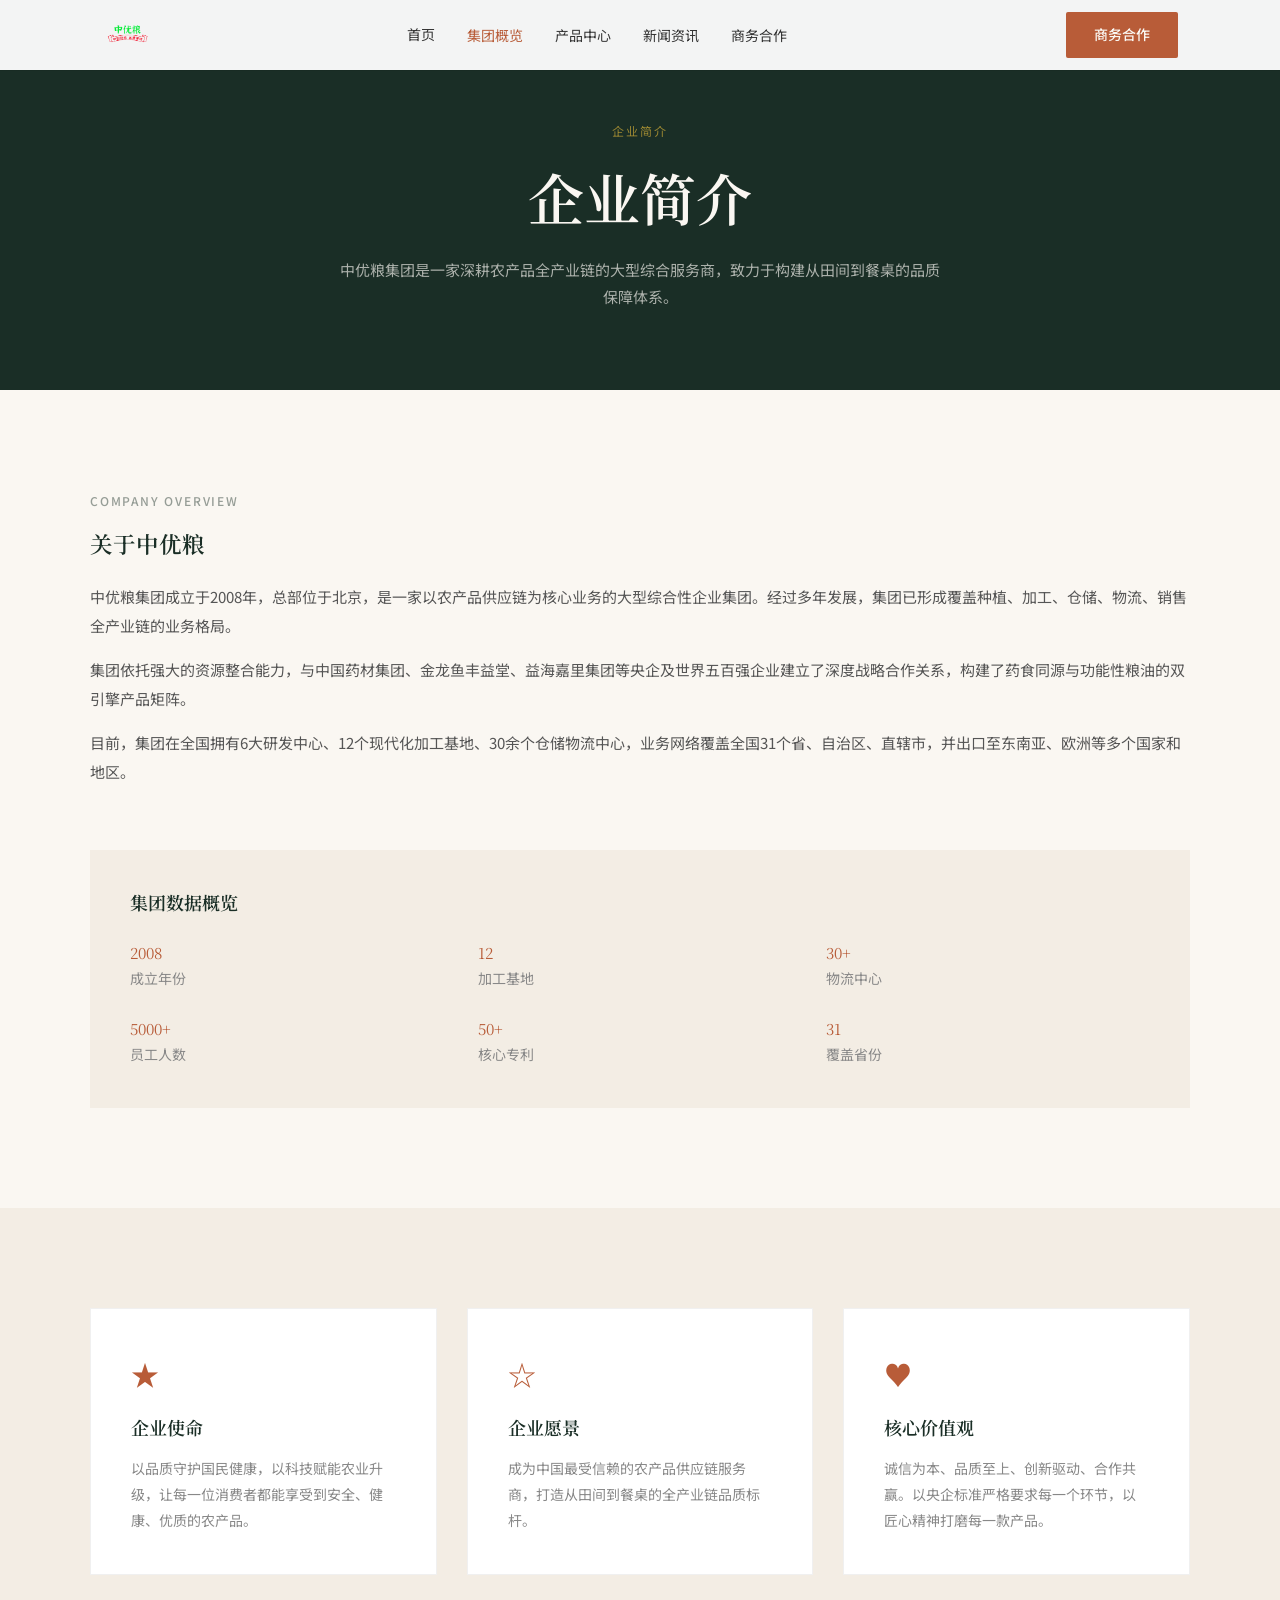
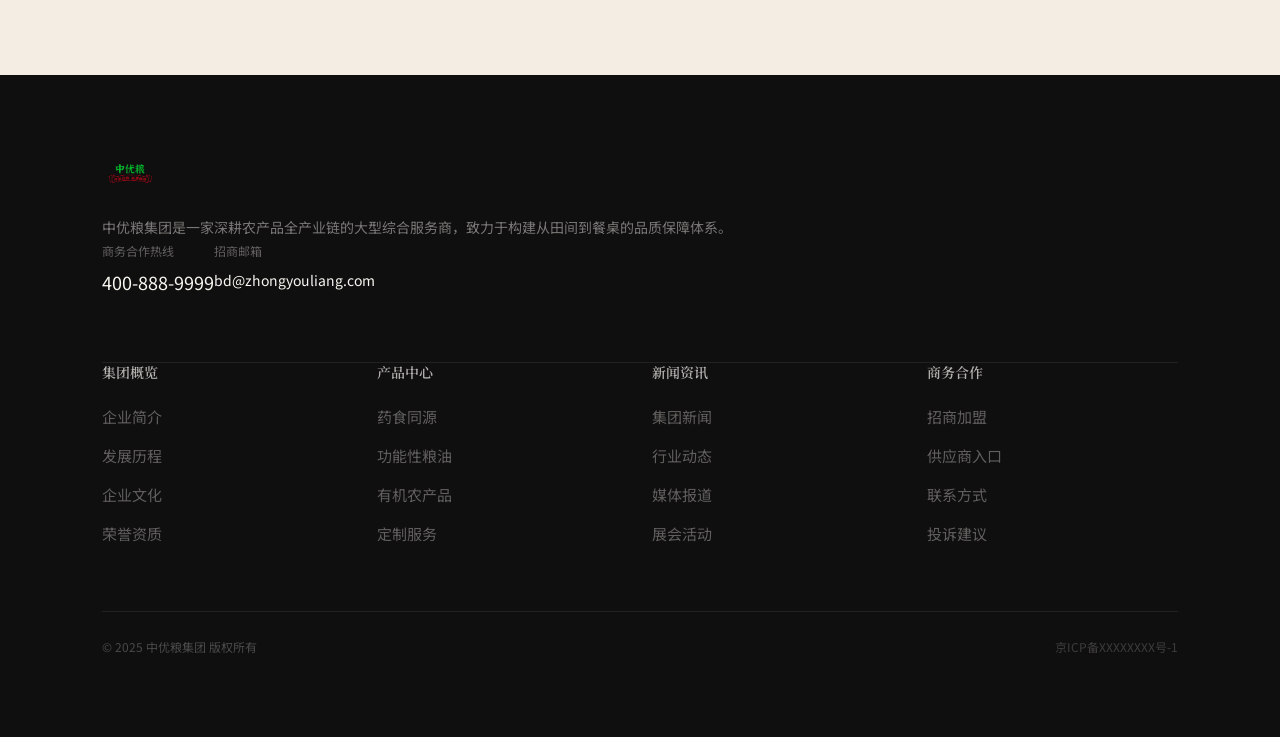
<file: about.html>
<!DOCTYPE html>
<html lang="zh-CN">
<head>
<meta charset="UTF-8">
<meta name="viewport" content="width=device-width, initial-scale=1.0">
<title>企业简介 - 中优粮集团</title>
<link rel="preconnect" href="https://fonts.googleapis.com">
<link rel="preconnect" href="https://fonts.gstatic.com" crossorigin>
<link href="https://fonts.googleapis.com/css2?family=Noto+Sans+SC:wght@400;500;600&family=Noto+Serif+SC:wght@400;600&display=swap" rel="stylesheet">
<link rel="stylesheet" href="./style.css">
<style>
.dropdown { position: relative; display: inline-block; }
.dropdown-content { display: none; position: absolute; top: 100%; left: 0; background: #fff; min-width: 180px; box-shadow: 0 4px 12px rgba(0,0,0,0.08); z-index: 100; padding: 8px 0; }
.dropdown-content a { display: block; padding: 10px 20px; font-size: 14px; color: #555; border-bottom: none !important; }
.dropdown-content a:hover { background: #F3EDE4; color: #B85C38; }
.dropdown:hover .dropdown-content { display: block; }
@media (max-width: 1024px) { .dropdown-content { position: static; box-shadow: none; display: none; } .dropdown-content.active { display: block; } }
</style>
</head>
<body>
<nav class="navbar scrolled">
  <div class="navbar-inner page-padding">
    <a href="index.html" class="nav-logo"><img src="./images/logo.png" alt="中优粮"></a>
    <div class="nav-links" id="navLinks">
      <a href="index.html">首页</a>
      <div class="dropdown">
        <a href="about.html">集团概览</a>
        <div class="dropdown-content">
          <a href="about.html">企业简介</a>
          <a href="history.html">发展历程</a>
          <a href="culture.html">企业文化</a>
          <a href="honors.html">荣誉资质</a>
        </div>
      </div>
      <div class="dropdown">
        <a href="products-medicine.html">产品中心</a>
        <div class="dropdown-content">
          <a href="products-medicine.html">药食同源</a>
          <a href="products-grain.html">功能性粮油</a>
          <a href="products-organic.html">有机农产品</a>
          <a href="products-custom.html">定制服务</a>
        </div>
      </div>
      <div class="dropdown">
        <a href="news.html">新闻资讯</a>
        <div class="dropdown-content">
          <a href="news.html">集团新闻</a>
          <a href="news.html">行业动态</a>
          <a href="news.html">媒体报道</a>
          <a href="news.html">展会活动</a>
        </div>
      </div>
      <div class="dropdown">
        <a href="cooperation.html">商务合作</a>
        <div class="dropdown-content">
          <a href="cooperation.html">招商加盟</a>
          <a href="supplier.html">供应商入口</a>
          <a href="contact.html">联系方式</a>
          <a href="feedback.html">投诉建议</a>
        </div>
      </div>
    </div>
    <a href="cooperation.html" class="btn-primary nav-btn" style="margin-left:24px;">商务合作</a>
    <button class="mobile-toggle" onclick="document.getElementById('navLinks').classList.toggle('active')">&#9776;</button>
  </div>
</nav>
<section style="background:#1A2E26;padding:120px 0 80px;text-align:center;">
  <div class="page-padding">
    <span style="color:rgba(212,175,55,0.7);font-size:12px;letter-spacing:0.15em;display:block;margin-bottom:16px;">企业简介</span>
    <h1 class="font-display" style="font-size:clamp(2rem,4.5vw,3.5rem);color:#FAF7F2;margin-bottom:20px;">企业简介</h1>
    <p style="color:rgba(250,247,242,0.65);max-width:600px;margin:0 auto;font-size:15px;">中优粮集团是一家深耕农产品全产业链的大型综合服务商，致力于构建从田间到餐桌的品质保障体系。</p>
  </div>
</section>
<section class="section bg-parchment page-padding">
  <div class="max-w-5xl mx-auto">
    <div style="display:flex;flex-direction:column;gap:64px;">
      <div>
        <span class="section-label">Company Overview</span>
        <h2 class="font-display text-2xl mb-6">关于中优粮</h2>
        <div style="display:flex;flex-direction:column;gap:16px;color:#555;line-height:1.9;font-size:15px;">
          <p>中优粮集团成立于2008年，总部位于北京，是一家以农产品供应链为核心业务的大型综合性企业集团。经过多年发展，集团已形成覆盖种植、加工、仓储、物流、销售全产业链的业务格局。</p>
          <p>集团依托强大的资源整合能力，与中国药材集团、金龙鱼丰益堂、益海嘉里集团等央企及世界五百强企业建立了深度战略合作关系，构建了药食同源与功能性粮油的双引擎产品矩阵。</p>
          <p>目前，集团在全国拥有6大研发中心、12个现代化加工基地、30余个仓储物流中心，业务网络覆盖全国31个省、自治区、直辖市，并出口至东南亚、欧洲等多个国家和地区。</p>
        </div>
      </div>
      <div class="bg-parchment-dark p-10">
        <h3 class="font-display text-lg mb-6">集团数据概览</h3>
        <div class="grid-3" style="gap:24px;">
          <div><div class="font-display text-3xl text-ochre mb-1">2008</div><div class="text-sm text-gray">成立年份</div></div>
          <div><div class="font-display text-3xl text-ochre mb-1">12</div><div class="text-sm text-gray">加工基地</div></div>
          <div><div class="font-display text-3xl text-ochre mb-1">30+</div><div class="text-sm text-gray">物流中心</div></div>
          <div><div class="font-display text-3xl text-ochre mb-1">5000+</div><div class="text-sm text-gray">员工人数</div></div>
          <div><div class="font-display text-3xl text-ochre mb-1">50+</div><div class="text-sm text-gray">核心专利</div></div>
          <div><div class="font-display text-3xl text-ochre mb-1">31</div><div class="text-sm text-gray">覆盖省份</div></div>
        </div>
      </div>
    </div>
  </div>
</section>

<section class="section bg-parchment-dark page-padding">
  <div class="max-w-5xl mx-auto">
    <div class="grid-3">
      <div class="card">
        <div style="font-size:28px;color:#B85C38;margin-bottom:16px;">&#9733;</div>
        <h3 class="font-display text-lg mb-4">企业使命</h3>
        <p class="text-sm text-gray leading-relaxed">以品质守护国民健康，以科技赋能农业升级，让每一位消费者都能享受到安全、健康、优质的农产品。</p>
      </div>
      <div class="card">
        <div style="font-size:28px;color:#B85C38;margin-bottom:16px;">&#9734;</div>
        <h3 class="font-display text-lg mb-4">企业愿景</h3>
        <p class="text-sm text-gray leading-relaxed">成为中国最受信赖的农产品供应链服务商，打造从田间到餐桌的全产业链品质标杆。</p>
      </div>
      <div class="card">
        <div style="font-size:28px;color:#B85C38;margin-bottom:16px;">&#9829;</div>
        <h3 class="font-display text-lg mb-4">核心价值观</h3>
        <p class="text-sm text-gray leading-relaxed">诚信为本、品质至上、创新驱动、合作共赢。以央企标准严格要求每一个环节，以匠心精神打磨每一款产品。</p>
      </div>
    </div>
  </div>
</section>
<footer class="footer">
  <div class="page-padding py-20">
    <div class="max-w-5xl mx-auto">
      <div class="flex flex-col lg:flex-row items-start justify-between gap-10 mb-16">
        <div class="max-w-sm">
          <img src="./images/logo.png" alt="中优粮" style="height:40px;margin-bottom:20px;opacity:0.8;">
          <p style="color:rgba(250,247,242,0.45);font-size:14px;line-height:1.8;">
            中优粮集团是一家深耕农产品全产业链的大型综合服务商，致力于构建从田间到餐桌的品质保障体系。
          </p>
        </div>
        <div class="flex gap-16">
          <div>
            <span style="color:rgba(250,247,242,0.35);font-size:12px;display:block;margin-bottom:4px;">商务合作热线</span>
            <span style="font-size:18px;">400-888-9999</span>
          </div>
          <div>
            <span style="color:rgba(250,247,242,0.35);font-size:12px;display:block;margin-bottom:4px;">招商邮箱</span>
            <span style="font-size:14px;">bd@zhongyouliang.com</span>
          </div>
        </div>
      </div>
      <div class="footer-divider mb-12"></div>
      <div class="grid-4 mb-16" style="gap:24px;">
        <div>
          <h4 style="color:rgba(250,247,242,0.7);font-size:14px;margin-bottom:20px;">集团概览</h4>
          <div style="display:flex;flex-direction:column;gap:12px;">
            <a href="about.html">企业简介</a>
            <a href="history.html">发展历程</a>
            <a href="culture.html">企业文化</a>
            <a href="honors.html">荣誉资质</a>
          </div>
        </div>
        <div>
          <h4 style="color:rgba(250,247,242,0.7);font-size:14px;margin-bottom:20px;">产品中心</h4>
          <div style="display:flex;flex-direction:column;gap:12px;">
            <a href="products-medicine.html">药食同源</a>
            <a href="products-grain.html">功能性粮油</a>
            <a href="products-organic.html">有机农产品</a>
            <a href="products-custom.html">定制服务</a>
          </div>
        </div>
        <div>
          <h4 style="color:rgba(250,247,242,0.7);font-size:14px;margin-bottom:20px;">新闻资讯</h4>
          <div style="display:flex;flex-direction:column;gap:12px;">
            <a href="news.html">集团新闻</a>
            <a href="news.html">行业动态</a>
            <a href="news.html">媒体报道</a>
            <a href="news.html">展会活动</a>
          </div>
        </div>
        <div>
          <h4 style="color:rgba(250,247,242,0.7);font-size:14px;margin-bottom:20px;">商务合作</h4>
          <div style="display:flex;flex-direction:column;gap:12px;">
            <a href="cooperation.html">招商加盟</a>
            <a href="supplier.html">供应商入口</a>
            <a href="contact.html">联系方式</a>
            <a href="feedback.html">投诉建议</a>
          </div>
        </div>
      </div>
      <div class="footer-divider mb-6"></div>
      <div style="display:flex;justify-content:space-between;align-items:center;">
        <p style="color:rgba(250,247,242,0.25);font-size:12px;">&copy; 2025 中优粮集团 版权所有</p>
        <p style="color:rgba(250,247,242,0.2);font-size:12px;">京ICP备XXXXXXXX号-1</p>
      </div>
    </div>
  </div>
</footer>
<script>
// Highlight current nav item
const currentPage = location.pathname.split('/').pop();
document.querySelectorAll('.nav-links > a, .dropdown > a').forEach(a => {
  if (a.getAttribute('href') === currentPage) a.style.color = '#B85C38';
});
</script>
</body>
</html>
</file>
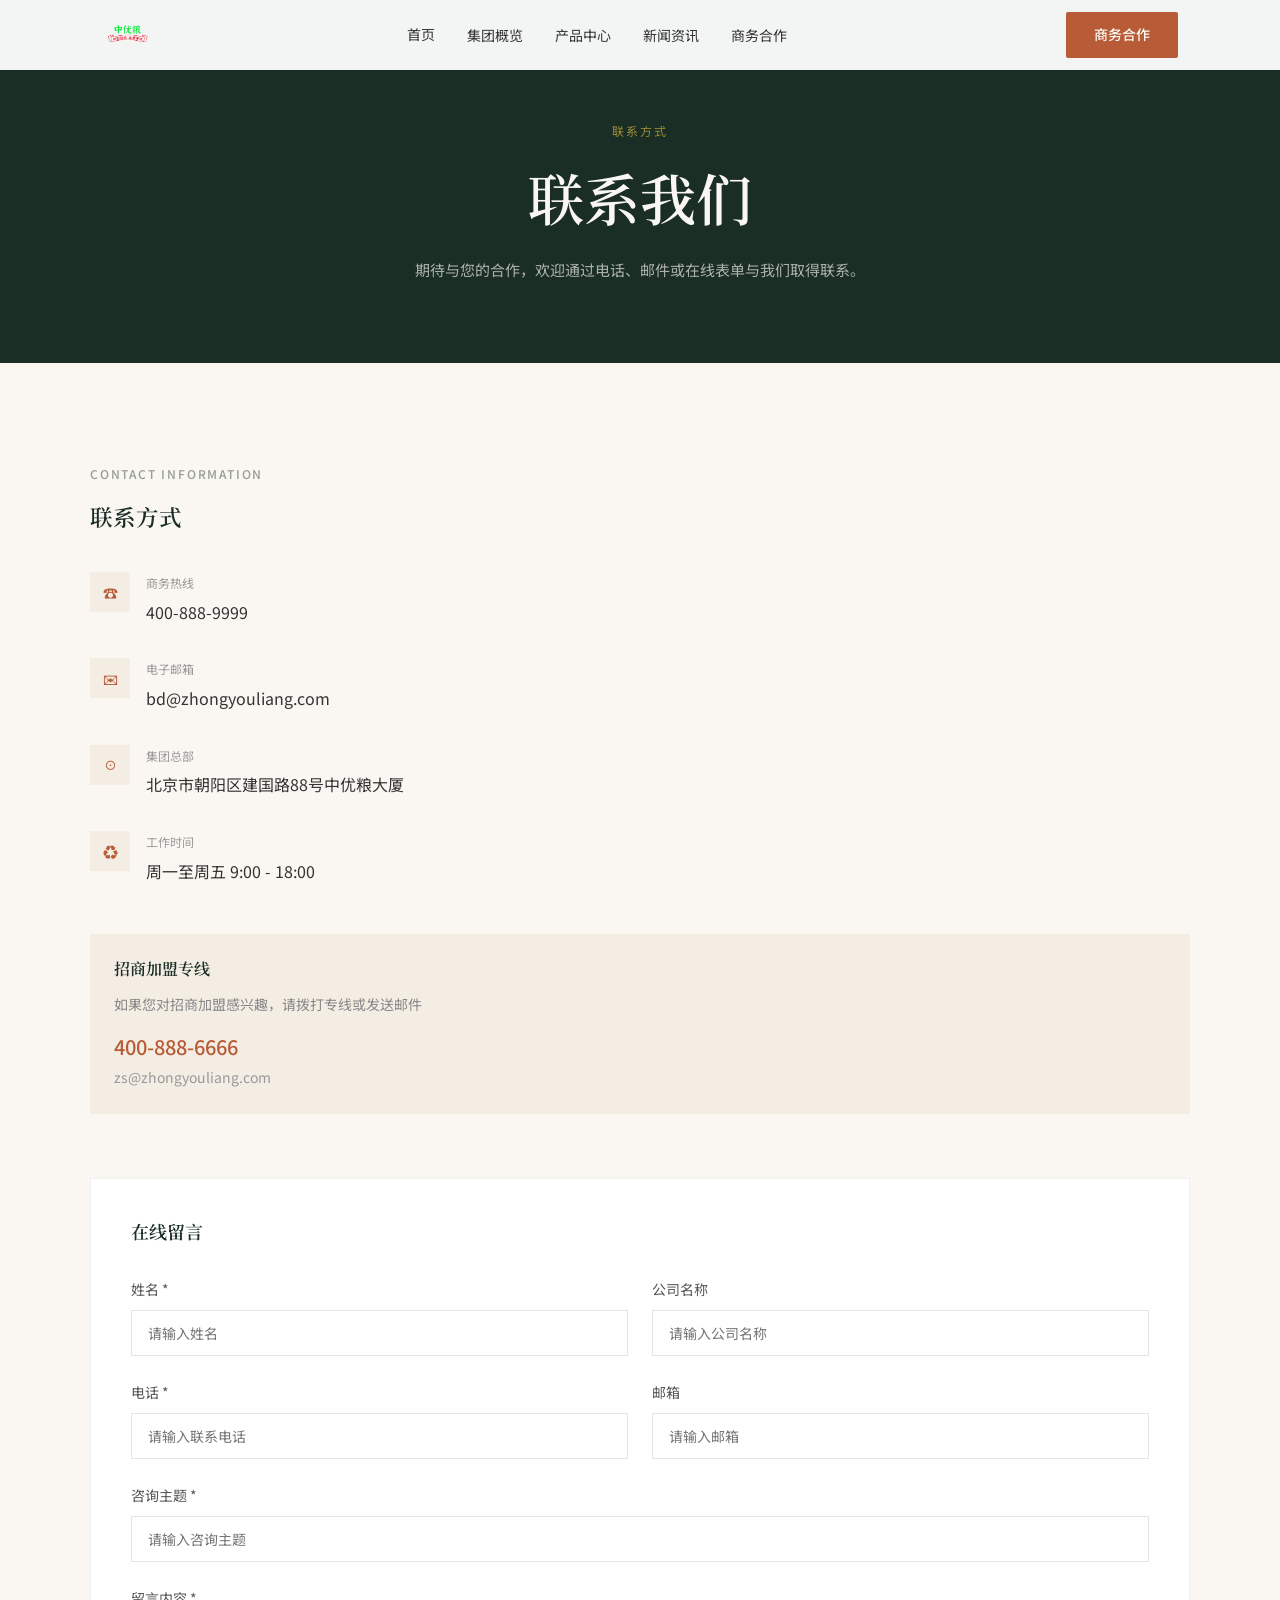
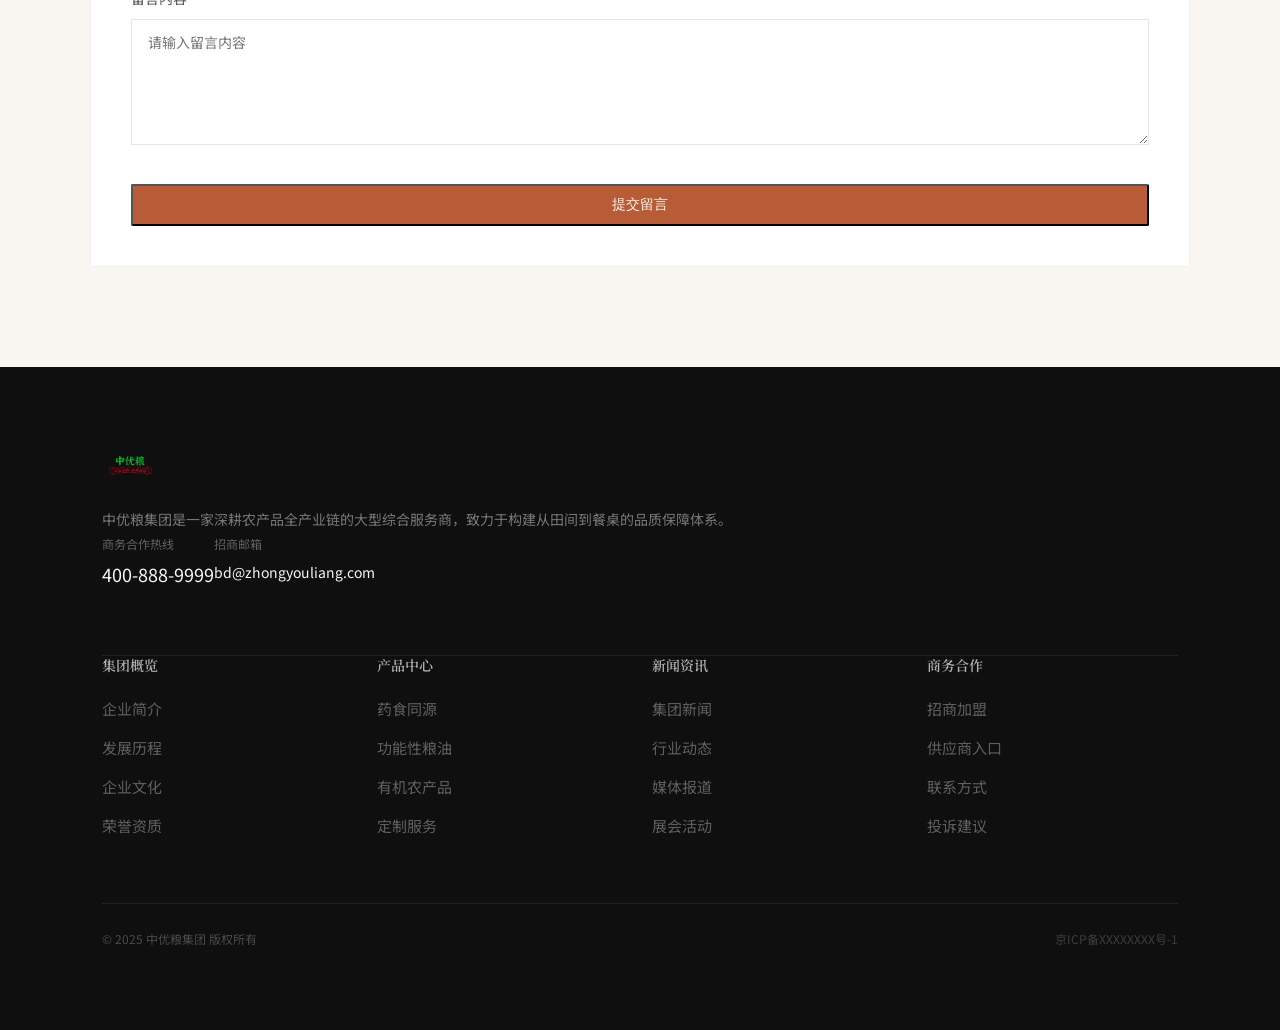
<file: contact.html>
<!DOCTYPE html>
<html lang="zh-CN">
<head>
<meta charset="UTF-8">
<meta name="viewport" content="width=device-width, initial-scale=1.0">
<title>联系方式 - 中优粮集团</title>
<link rel="preconnect" href="https://fonts.googleapis.com">
<link rel="preconnect" href="https://fonts.gstatic.com" crossorigin>
<link href="https://fonts.googleapis.com/css2?family=Noto+Sans+SC:wght@400;500;600&family=Noto+Serif+SC:wght@400;600&display=swap" rel="stylesheet">
<link rel="stylesheet" href="./style.css">
<style>
.dropdown { position: relative; display: inline-block; }
.dropdown-content { display: none; position: absolute; top: 100%; left: 0; background: #fff; min-width: 180px; box-shadow: 0 4px 12px rgba(0,0,0,0.08); z-index: 100; padding: 8px 0; }
.dropdown-content a { display: block; padding: 10px 20px; font-size: 14px; color: #555; border-bottom: none !important; }
.dropdown-content a:hover { background: #F3EDE4; color: #B85C38; }
.dropdown:hover .dropdown-content { display: block; }
@media (max-width: 1024px) { .dropdown-content { position: static; box-shadow: none; display: none; } .dropdown-content.active { display: block; } }
</style>
</head>
<body>
<nav class="navbar scrolled">
  <div class="navbar-inner page-padding">
    <a href="index.html" class="nav-logo"><img src="./images/logo.png" alt="中优粮"></a>
    <div class="nav-links" id="navLinks">
      <a href="index.html">首页</a>
      <div class="dropdown">
        <a href="about.html">集团概览</a>
        <div class="dropdown-content">
          <a href="about.html">企业简介</a>
          <a href="history.html">发展历程</a>
          <a href="culture.html">企业文化</a>
          <a href="honors.html">荣誉资质</a>
        </div>
      </div>
      <div class="dropdown">
        <a href="products-medicine.html">产品中心</a>
        <div class="dropdown-content">
          <a href="products-medicine.html">药食同源</a>
          <a href="products-grain.html">功能性粮油</a>
          <a href="products-organic.html">有机农产品</a>
          <a href="products-custom.html">定制服务</a>
        </div>
      </div>
      <div class="dropdown">
        <a href="news.html">新闻资讯</a>
        <div class="dropdown-content">
          <a href="news.html">集团新闻</a>
          <a href="news.html">行业动态</a>
          <a href="news.html">媒体报道</a>
          <a href="news.html">展会活动</a>
        </div>
      </div>
      <div class="dropdown">
        <a href="cooperation.html">商务合作</a>
        <div class="dropdown-content">
          <a href="cooperation.html">招商加盟</a>
          <a href="supplier.html">供应商入口</a>
          <a href="contact.html">联系方式</a>
          <a href="feedback.html">投诉建议</a>
        </div>
      </div>
    </div>
    <a href="cooperation.html" class="btn-primary nav-btn" style="margin-left:24px;">商务合作</a>
    <button class="mobile-toggle" onclick="document.getElementById('navLinks').classList.toggle('active')">&#9776;</button>
  </div>
</nav>
<section style="background:#1A2E26;padding:120px 0 80px;text-align:center;">
  <div class="page-padding">
    <span style="color:rgba(212,175,55,0.7);font-size:12px;letter-spacing:0.15em;display:block;margin-bottom:16px;">联系方式</span>
    <h1 class="font-display" style="font-size:clamp(2rem,4.5vw,3.5rem);color:#FAF7F2;margin-bottom:20px;">联系我们</h1>
    <p style="color:rgba(250,247,242,0.65);max-width:600px;margin:0 auto;font-size:15px;">期待与您的合作，欢迎通过电话、邮件或在线表单与我们取得联系。</p>
  </div>
</section>
<section class="section bg-parchment page-padding">
  <div class="max-w-5xl mx-auto">
    <div style="display:flex;flex-direction:column;gap:64px;">
      <div style="flex:2;">
        <span class="section-label">Contact Information</span>
        <h2 class="font-display text-2xl mb-10">联系方式</h2>
        <div style="display:flex;flex-direction:column;gap:32px;">
          <div style="display:flex;align-items:start;gap:16px;">
            <div style="width:40px;height:40px;background:#F3EDE4;display:flex;align-items:center;justify-content:center;color:#B85C38;flex-shrink:0;">&#9742;</div>
            <div><span style="font-size:12px;color:#999;display:block;margin-bottom:4px;">商务热线</span><span style="font-size:16px;color:#333;">400-888-9999</span></div>
          </div>
          <div style="display:flex;align-items:start;gap:16px;">
            <div style="width:40px;height:40px;background:#F3EDE4;display:flex;align-items:center;justify-content:center;color:#B85C38;flex-shrink:0;">&#9993;</div>
            <div><span style="font-size:12px;color:#999;display:block;margin-bottom:4px;">电子邮箱</span><span style="font-size:16px;color:#333;">bd@zhongyouliang.com</span></div>
          </div>
          <div style="display:flex;align-items:start;gap:16px;">
            <div style="width:40px;height:40px;background:#F3EDE4;display:flex;align-items:center;justify-content:center;color:#B85C38;flex-shrink:0;">&#9737;</div>
            <div><span style="font-size:12px;color:#999;display:block;margin-bottom:4px;">集团总部</span><span style="font-size:16px;color:#333;">北京市朝阳区建国路88号中优粮大厦</span></div>
          </div>
          <div style="display:flex;align-items:start;gap:16px;">
            <div style="width:40px;height:40px;background:#F3EDE4;display:flex;align-items:center;justify-content:center;color:#B85C38;flex-shrink:0;">&#9851;</div>
            <div><span style="font-size:12px;color:#999;display:block;margin-bottom:4px;">工作时间</span><span style="font-size:16px;color:#333;">周一至周五 9:00 - 18:00</span></div>
          </div>
        </div>
        <div style="margin-top:48px;padding:24px;background:#F3EDE4;">
          <h4 style="font-size:16px;color:#1A2E26;margin-bottom:12px;">招商加盟专线</h4>
          <p style="font-size:14px;color:#888;margin-bottom:12px;">如果您对招商加盟感兴趣，请拨打专线或发送邮件</p>
          <p style="font-size:20px;color:#B85C38;font-weight:500;">400-888-6666</p>
          <p style="font-size:14px;color:#999;">zs@zhongyouliang.com</p>
        </div>
      </div>
      <div style="flex:3;">
        <div class="bg-white p-10" style="border:1px solid rgba(0,0,0,0.06);">
          <h3 style="font-size:18px;color:#1A2E26;margin-bottom:32px;">在线留言</h3>
          <form onsubmit="event.preventDefault();this.innerHTML='<div style='text-align:center;padding:40px;'><div style='width:60px;height:60px;background:#1A5C3A;border-radius:50%;display:flex;align-items:center;justify-content:center;margin:0 auto 20px;'><span style='color:#fff;font-size:30px;'>&#10003;</span></div><h3 style='font-size:20px;margin-bottom:12px;'>提交成功</h3><p style='color:#888;font-size:14px;'>我们已收到您的留言，将在2个工作日内与您联系。</p></div>';">
            <div class="grid-2" style="gap:24px;margin-bottom:24px;">
              <div><label style="display:block;font-size:14px;color:#555;margin-bottom:8px;">姓名 *</label><input type="text" required placeholder="请输入姓名"></div>
              <div><label style="display:block;font-size:14px;color:#555;margin-bottom:8px;">公司名称</label><input type="text" placeholder="请输入公司名称"></div>
              <div><label style="display:block;font-size:14px;color:#555;margin-bottom:8px;">电话 *</label><input type="tel" required placeholder="请输入联系电话"></div>
              <div><label style="display:block;font-size:14px;color:#555;margin-bottom:8px;">邮箱</label><input type="email" placeholder="请输入邮箱"></div>
            </div>
            <div style="margin-bottom:24px;"><label style="display:block;font-size:14px;color:#555;margin-bottom:8px;">咨询主题 *</label><input type="text" required placeholder="请输入咨询主题"></div>
            <div style="margin-bottom:32px;"><label style="display:block;font-size:14px;color:#555;margin-bottom:8px;">留言内容 *</label><textarea rows="5" required placeholder="请输入留言内容"></textarea></div>
            <button type="submit" class="btn-primary" style="width:100%;">提交留言</button>
          </form>
        </div>
      </div>
    </div>
  </div>
</section>
<footer class="footer">
  <div class="page-padding py-20">
    <div class="max-w-5xl mx-auto">
      <div class="flex flex-col lg:flex-row items-start justify-between gap-10 mb-16">
        <div class="max-w-sm">
          <img src="./images/logo.png" alt="中优粮" style="height:40px;margin-bottom:20px;opacity:0.8;">
          <p style="color:rgba(250,247,242,0.45);font-size:14px;line-height:1.8;">
            中优粮集团是一家深耕农产品全产业链的大型综合服务商，致力于构建从田间到餐桌的品质保障体系。
          </p>
        </div>
        <div class="flex gap-16">
          <div>
            <span style="color:rgba(250,247,242,0.35);font-size:12px;display:block;margin-bottom:4px;">商务合作热线</span>
            <span style="font-size:18px;">400-888-9999</span>
          </div>
          <div>
            <span style="color:rgba(250,247,242,0.35);font-size:12px;display:block;margin-bottom:4px;">招商邮箱</span>
            <span style="font-size:14px;">bd@zhongyouliang.com</span>
          </div>
        </div>
      </div>
      <div class="footer-divider mb-12"></div>
      <div class="grid-4 mb-16" style="gap:24px;">
        <div>
          <h4 style="color:rgba(250,247,242,0.7);font-size:14px;margin-bottom:20px;">集团概览</h4>
          <div style="display:flex;flex-direction:column;gap:12px;">
            <a href="about.html">企业简介</a>
            <a href="history.html">发展历程</a>
            <a href="culture.html">企业文化</a>
            <a href="honors.html">荣誉资质</a>
          </div>
        </div>
        <div>
          <h4 style="color:rgba(250,247,242,0.7);font-size:14px;margin-bottom:20px;">产品中心</h4>
          <div style="display:flex;flex-direction:column;gap:12px;">
            <a href="products-medicine.html">药食同源</a>
            <a href="products-grain.html">功能性粮油</a>
            <a href="products-organic.html">有机农产品</a>
            <a href="products-custom.html">定制服务</a>
          </div>
        </div>
        <div>
          <h4 style="color:rgba(250,247,242,0.7);font-size:14px;margin-bottom:20px;">新闻资讯</h4>
          <div style="display:flex;flex-direction:column;gap:12px;">
            <a href="news.html">集团新闻</a>
            <a href="news.html">行业动态</a>
            <a href="news.html">媒体报道</a>
            <a href="news.html">展会活动</a>
          </div>
        </div>
        <div>
          <h4 style="color:rgba(250,247,242,0.7);font-size:14px;margin-bottom:20px;">商务合作</h4>
          <div style="display:flex;flex-direction:column;gap:12px;">
            <a href="cooperation.html">招商加盟</a>
            <a href="supplier.html">供应商入口</a>
            <a href="contact.html">联系方式</a>
            <a href="feedback.html">投诉建议</a>
          </div>
        </div>
      </div>
      <div class="footer-divider mb-6"></div>
      <div style="display:flex;justify-content:space-between;align-items:center;">
        <p style="color:rgba(250,247,242,0.25);font-size:12px;">&copy; 2025 中优粮集团 版权所有</p>
        <p style="color:rgba(250,247,242,0.2);font-size:12px;">京ICP备XXXXXXXX号-1</p>
      </div>
    </div>
  </div>
</footer>
<script>
// Highlight current nav item
const currentPage = location.pathname.split('/').pop();
document.querySelectorAll('.nav-links > a, .dropdown > a').forEach(a => {
  if (a.getAttribute('href') === currentPage) a.style.color = '#B85C38';
});
</script>
</body>
</html>
</file>
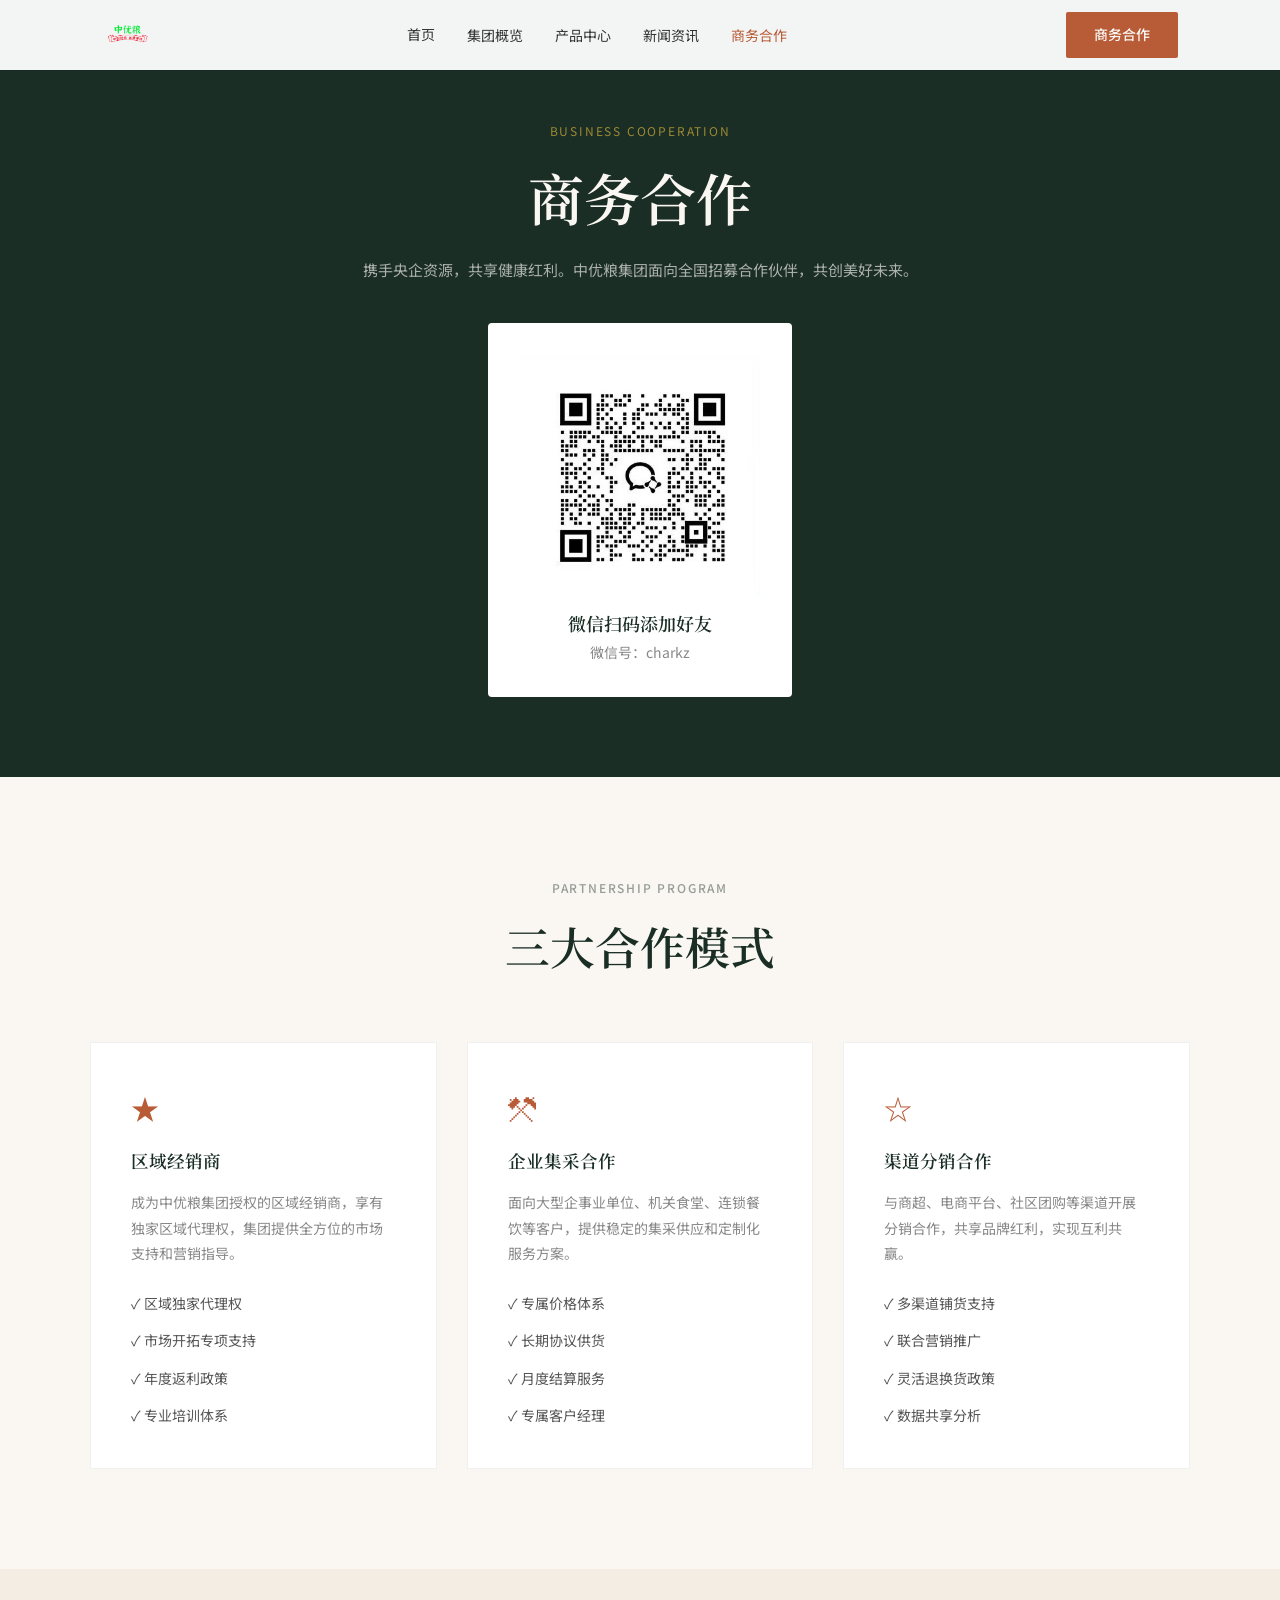
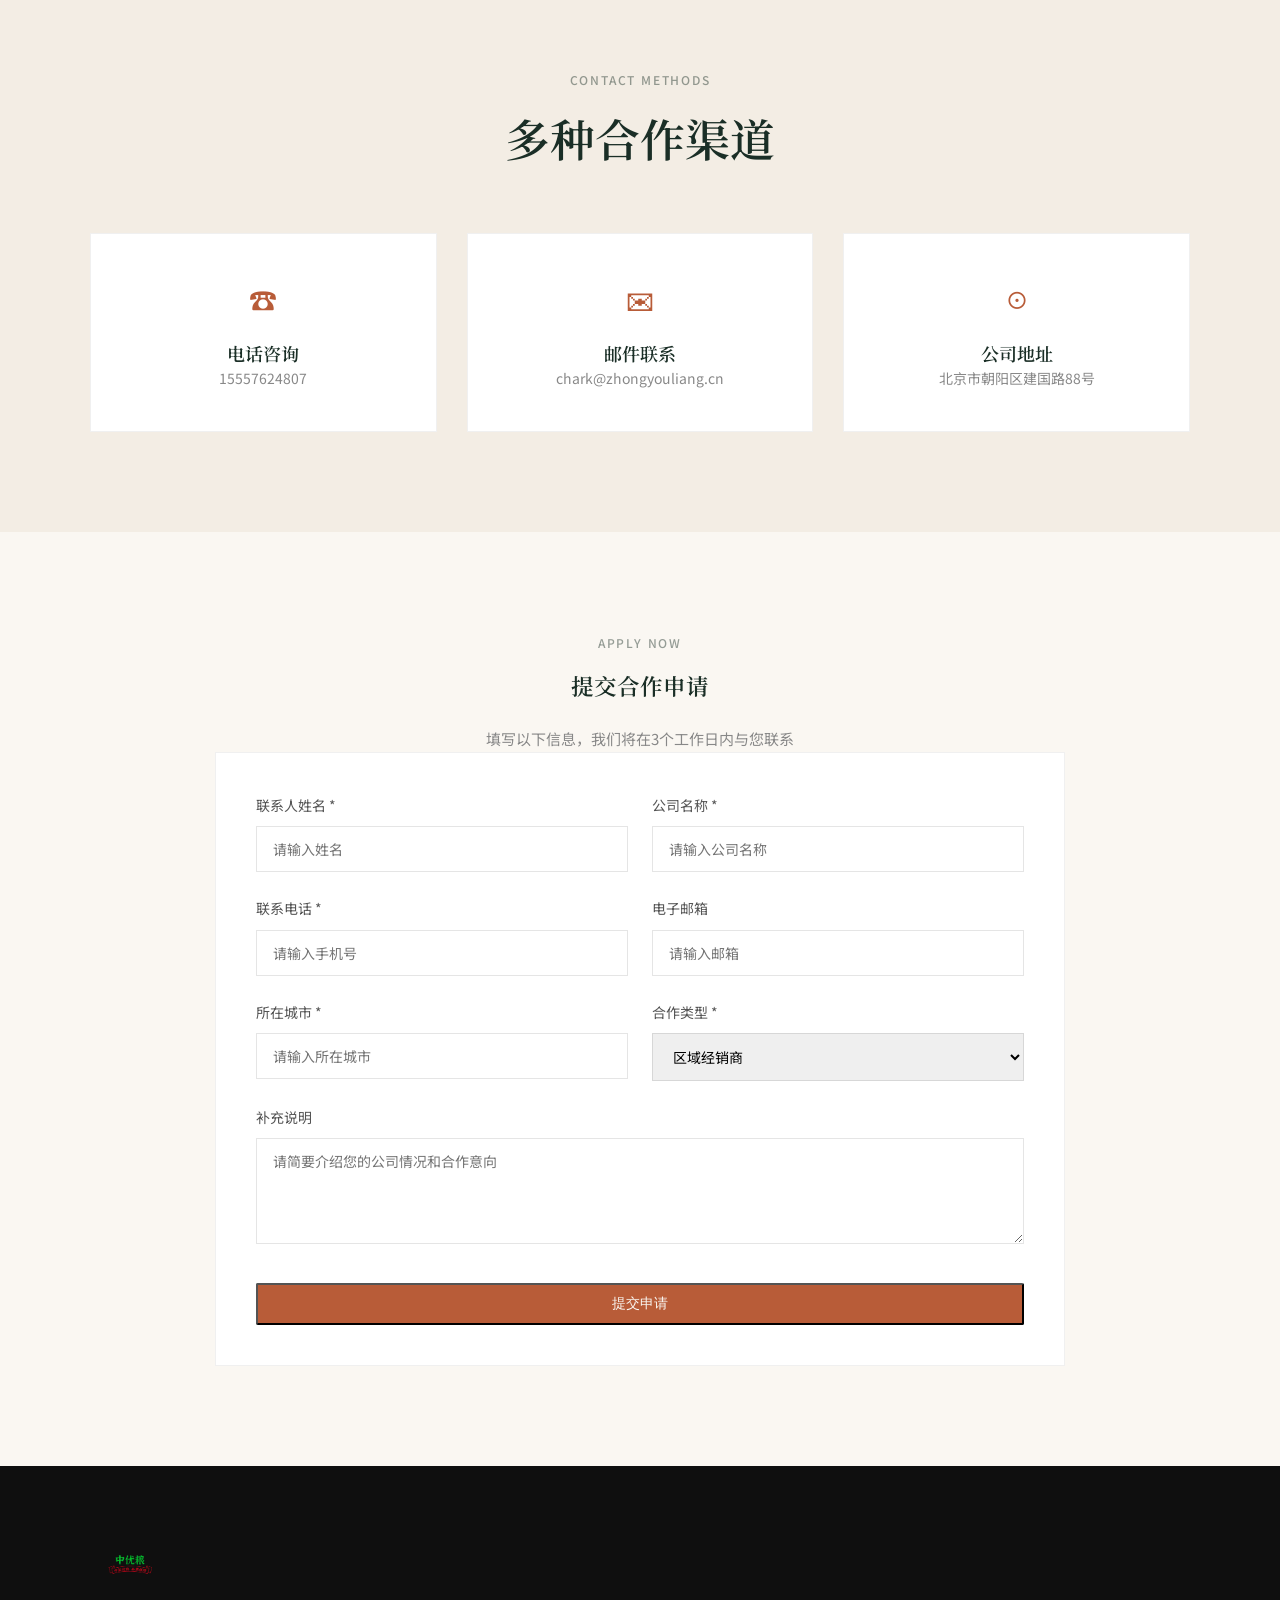
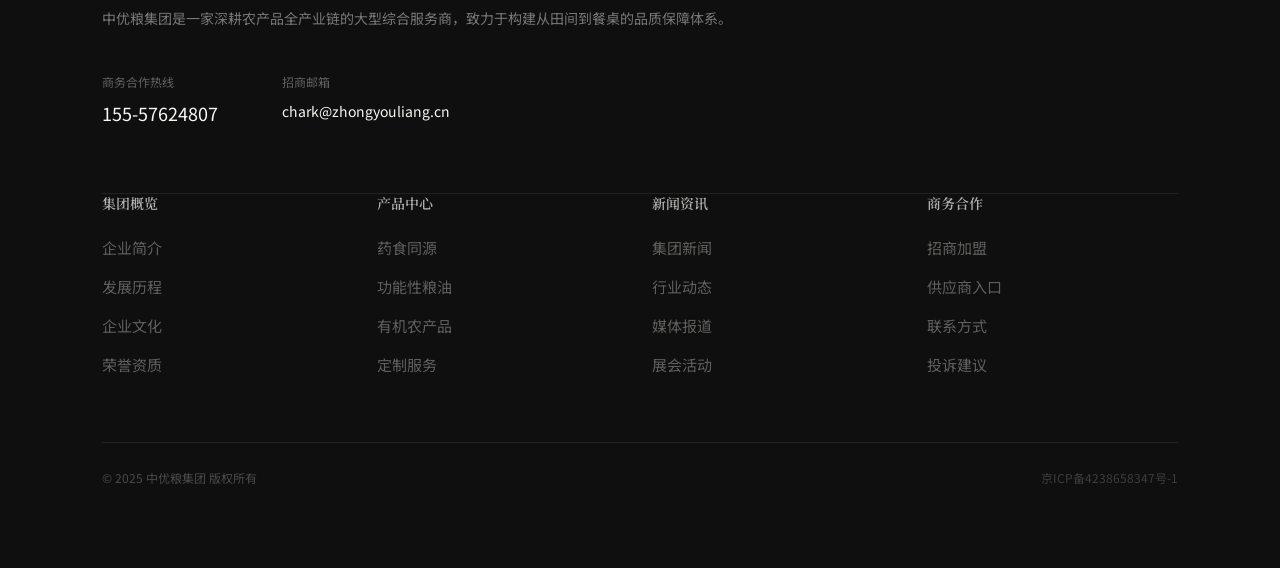
<file: cooperation.html>
<!DOCTYPE html>
<html lang="zh-CN">
<head>
<meta charset="UTF-8">
<meta name="viewport" content="width=device-width, initial-scale=1.0">
<title>商务合作 - 中优粮集团</title>
<link rel="preconnect" href="https://fonts.googleapis.com">
<link rel="preconnect" href="https://fonts.gstatic.com" crossorigin>
<link href="https://fonts.googleapis.com/css2?family=Noto+Sans+SC:wght@400;500;600&family=Noto+Serif+SC:wght@400;600&display=swap" rel="stylesheet">
<link rel="stylesheet" href="./style.css">
<style>
.dropdown { position: relative; display: inline-block; }
.dropdown-content { display: none; position: absolute; top: 100%; left: 0; background: #fff; min-width: 180px; box-shadow: 0 4px 12px rgba(0,0,0,0.08); z-index: 100; padding: 8px 0; }
.dropdown-content a { display: block; padding: 10px 20px; font-size: 14px; color: #555; border-bottom: none !important; }
.dropdown-content a:hover { background: #F3EDE4; color: #B85C38; }
.dropdown:hover .dropdown-content { display: block; }
@media (max-width: 1024px) { .dropdown-content { position: static; box-shadow: none; display: none; } .dropdown-content.active { display: block; } }
</style>
</head>
<body>
<nav class="navbar scrolled">
  <div class="navbar-inner page-padding">
    <a href="index.html" class="nav-logo"><img src="./images/logo.png" alt="中优粮"></a>
    <div class="nav-links" id="navLinks">
      <a href="index.html">首页</a>
      <div class="dropdown">
        <a href="about.html">集团概览</a>
        <div class="dropdown-content">
          <a href="about.html">企业简介</a>
          <a href="history.html">发展历程</a>
          <a href="culture.html">企业文化</a>
          <a href="honors.html">荣誉资质</a>
        </div>
      </div>
      <div class="dropdown">
        <a href="products-medicine.html">产品中心</a>
        <div class="dropdown-content">
          <a href="products-medicine.html">药食同源</a>
          <a href="products-grain.html">功能性粮油</a>
          <a href="products-organic.html">有机农产品</a>
          <a href="products-custom.html">定制服务</a>
        </div>
      </div>
      <div class="dropdown">
        <a href="news.html">新闻资讯</a>
        <div class="dropdown-content">
          <a href="news.html">集团新闻</a>
          <a href="news.html">行业动态</a>
          <a href="news.html">媒体报道</a>
          <a href="news.html">展会活动</a>
        </div>
      </div>
      <div class="dropdown">
        <a href="cooperation.html">商务合作</a>
        <div class="dropdown-content">
          <a href="cooperation.html">招商加盟</a>
          <a href="supplier.html">供应商入口</a>
          <a href="contact.html">联系方式</a>
          <a href="feedback.html">投诉建议</a>
        </div>
      </div>
    </div>
    <a href="cooperation.html" class="btn-primary nav-btn" style="margin-left:24px;">商务合作</a>
    <button class="mobile-toggle" onclick="document.getElementById('navLinks').classList.toggle('active')">&#9776;</button>
  </div>
</nav>

<!-- Hero Section with QR Code at the TOP -->
<section style="background:#1A2E26;padding:120px 0 80px;text-align:center;">
  <div class="page-padding">
    <span style="color:rgba(212,175,55,0.7);font-size:12px;letter-spacing:0.15em;display:block;margin-bottom:16px;">BUSINESS COOPERATION</span>
    <h1 class="font-display" style="font-size:clamp(2rem,4.5vw,3.5rem);color:#FAF7F2;margin-bottom:20px;">商务合作</h1>
    <p style="color:rgba(250,247,242,0.65);max-width:600px;margin:0 auto 40px;font-size:15px;">携手央企资源，共享健康红利。中优粮集团面向全国招募合作伙伴，共创美好未来。</p>

    <!-- QR Code - Most Prominent, at the TOP -->
    <div style="display:inline-block;background:#fff;padding:32px;border-radius:4px;">
      <img src="./images/wechat-qr-sample.png" alt="微信二维码" style="width:240px;height:240px;display:block;margin:0 auto 16px;">
      <h3 class="font-display text-lg" style="color:#1A2E26;margin-bottom:4px;">微信扫码添加好友</h3>
      <p style="color:#888;font-size:14px;">微信号：charkz</p>
    </div>
  </div>
</section>

<!-- Original: Three Cooperation Models -->
<section class="section bg-parchment page-padding">
  <div class="max-w-5xl mx-auto">
    <div class="text-center mb-16">
      <span class="section-label">Partnership Program</span>
      <h2 class="section-title">三大合作模式</h2>
    </div>
    <div class="grid-3">
      <div class="card">
        <div style="font-size:28px;color:#B85C38;margin-bottom:16px;">&#9733;</div>
        <h3 class="font-display text-xl mb-4">区域经销商</h3>
        <p class="text-sm text-gray leading-relaxed mb-6">成为中优粮集团授权的区域经销商，享有独家区域代理权，集团提供全方位的市场支持和营销指导。</p>
        <ul style="list-style:none;padding:0;display:flex;flex-direction:column;gap:12px;">
          <li style="font-size:14px;color:#555;">&#10003; 区域独家代理权</li>
          <li style="font-size:14px;color:#555;">&#10003; 市场开拓专项支持</li>
          <li style="font-size:14px;color:#555;">&#10003; 年度返利政策</li>
          <li style="font-size:14px;color:#555;">&#10003; 专业培训体系</li>
        </ul>
      </div>
      <div class="card">
        <div style="font-size:28px;color:#B85C38;margin-bottom:16px;">&#9874;</div>
        <h3 class="font-display text-xl mb-4">企业集采合作</h3>
        <p class="text-sm text-gray leading-relaxed mb-6">面向大型企事业单位、机关食堂、连锁餐饮等客户，提供稳定的集采供应和定制化服务方案。</p>
        <ul style="list-style:none;padding:0;display:flex;flex-direction:column;gap:12px;">
          <li style="font-size:14px;color:#555;">&#10003; 专属价格体系</li>
          <li style="font-size:14px;color:#555;">&#10003; 长期协议供货</li>
          <li style="font-size:14px;color:#555;">&#10003; 月度结算服务</li>
          <li style="font-size:14px;color:#555;">&#10003; 专属客户经理</li>
        </ul>
      </div>
      <div class="card">
        <div style="font-size:28px;color:#B85C38;margin-bottom:16px;">&#9734;</div>
        <h3 class="font-display text-xl mb-4">渠道分销合作</h3>
        <p class="text-sm text-gray leading-relaxed mb-6">与商超、电商平台、社区团购等渠道开展分销合作，共享品牌红利，实现互利共赢。</p>
        <ul style="list-style:none;padding:0;display:flex;flex-direction:column;gap:12px;">
          <li style="font-size:14px;color:#555;">&#10003; 多渠道铺货支持</li>
          <li style="font-size:14px;color:#555;">&#10003; 联合营销推广</li>
          <li style="font-size:14px;color:#555;">&#10003; 灵活退换货政策</li>
          <li style="font-size:14px;color:#555;">&#10003; 数据共享分析</li>
        </ul>
      </div>
    </div>
  </div>
</section>

<!-- Original: Contact Info Cards -->
<section class="section bg-parchment-dark page-padding">
  <div class="max-w-5xl mx-auto">
    <div class="text-center mb-16">
      <span class="section-label">Contact Methods</span>
      <h2 class="section-title">多种合作渠道</h2>
    </div>
    <div class="grid-3">
      <div class="card text-center">
        <div style="font-size:28px;color:#B85C38;margin-bottom:16px;">&#9742;</div>
        <h3 class="font-display text-lg mb-2">电话咨询</h3>
        <p class="text-sm text-gray">15557624807</p>
      </div>
      <div class="card text-center">
        <div style="font-size:28px;color:#B85C38;margin-bottom:16px;">&#9993;</div>
        <h3 class="font-display text-lg mb-2">邮件联系</h3>
        <p class="text-sm text-gray">chark@zhongyouliang.cn</p>
      </div>
      <div class="card text-center">
        <div style="font-size:28px;color:#B85C38;margin-bottom:16px;">&#9737;</div>
        <h3 class="font-display text-lg mb-2">公司地址</h3>
        <p class="text-sm text-gray">北京市朝阳区建国路88号</p>
      </div>
    </div>
  </div>
</section>

<!-- Original: Cooperation Form -->
<section class="section bg-parchment page-padding">
  <div class="max-w-3xl mx-auto">
    <div class="text-center mb-12">
      <span class="section-label">Apply Now</span>
      <h2 class="font-display text-2xl mb-6">提交合作申请</h2>
      <p class="text-gray" style="font-size:15px;">填写以下信息，我们将在3个工作日内与您联系</p>
    </div>
    <div class="bg-white p-10" style="border:1px solid rgba(0,0,0,0.06);">
      <form onsubmit="event.preventDefault();this.innerHTML='<div style=text-align:center;padding:40px;><div style=width:60px;height:60px;background:#1A5C3A;border-radius:50%;display:flex;align-items:center;justify-content:center;margin:0 auto 20px;><span style=color:#fff;font-size:30px;>&#10003;</span></div><h3 style=font-size:20px;margin-bottom:12px;>申请提交成功</h3><p style=color:#888;font-size:14px;>感谢您的信任，我们的招商经理将在3个工作日内与您联系。</p></div>';">
        <div class="grid-2" style="gap:24px;margin-bottom:24px;">
          <div><label style="display:block;font-size:14px;color:#555;margin-bottom:8px;">联系人姓名 *</label><input type="text" required placeholder="请输入姓名"></div>
          <div><label style="display:block;font-size:14px;color:#555;margin-bottom:8px;">公司名称 *</label><input type="text" required placeholder="请输入公司名称"></div>
          <div><label style="display:block;font-size:14px;color:#555;margin-bottom:8px;">联系电话 *</label><input type="tel" required placeholder="请输入手机号"></div>
          <div><label style="display:block;font-size:14px;color:#555;margin-bottom:8px;">电子邮箱</label><input type="email" placeholder="请输入邮箱"></div>
          <div><label style="display:block;font-size:14px;color:#555;margin-bottom:8px;">所在城市 *</label><input type="text" required placeholder="请输入所在城市"></div>
          <div><label style="display:block;font-size:14px;color:#555;margin-bottom:8px;">合作类型 *</label><select><option>区域经销商</option><option>企业集采合作</option><option>渠道分销合作</option><option>其他</option></select></div>
        </div>
        <div style="margin-bottom:32px;"><label style="display:block;font-size:14px;color:#555;margin-bottom:8px;">补充说明</label><textarea rows="4" placeholder="请简要介绍您的公司情况和合作意向"></textarea></div>
        <button type="submit" class="btn-primary" style="width:100%;">提交申请</button>
      </form>
    </div>
  </div>
</section>

<footer class="footer">
  <div class="page-padding py-20">
    <div class="max-w-5xl mx-auto">
      <div style="display:flex;flex-direction:column;gap:40px;margin-bottom:64px;">
        <div class="max-w-sm">
          <img src="./images/logo.png" alt="中优粮" style="height:40px;margin-bottom:20px;opacity:0.8;">
          <p style="color:rgba(250,247,242,0.45);font-size:14px;line-height:1.8;">中优粮集团是一家深耕农产品全产业链的大型综合服务商，致力于构建从田间到餐桌的品质保障体系。</p>
        </div>
        <div style="display:flex;gap:64px;">
          <div><span style="color:rgba(250,247,242,0.35);font-size:12px;display:block;margin-bottom:4px;">商务合作热线</span><span style="font-size:18px;">155-57624807</span></div>
          <div><span style="color:rgba(250,247,242,0.35);font-size:12px;display:block;margin-bottom:4px;">招商邮箱</span><span style="font-size:14px;">chark@zhongyouliang.cn</span></div>
        </div>
      </div>
      <div class="footer-divider mb-12"></div>
      <div class="grid-4 mb-16" style="gap:24px;">
        <div><h4 style="color:rgba(250,247,242,0.7);font-size:14px;margin-bottom:20px;">集团概览</h4><div style="display:flex;flex-direction:column;gap:12px;"><a href="about.html">企业简介</a><a href="history.html">发展历程</a><a href="culture.html">企业文化</a><a href="honors.html">荣誉资质</a></div></div>
        <div><h4 style="color:rgba(250,247,242,0.7);font-size:14px;margin-bottom:20px;">产品中心</h4><div style="display:flex;flex-direction:column;gap:12px;"><a href="products-medicine.html">药食同源</a><a href="products-grain.html">功能性粮油</a><a href="products-organic.html">有机农产品</a><a href="products-custom.html">定制服务</a></div></div>
        <div><h4 style="color:rgba(250,247,242,0.7);font-size:14px;margin-bottom:20px;">新闻资讯</h4><div style="display:flex;flex-direction:column;gap:12px;"><a href="news.html">集团新闻</a><a href="news.html">行业动态</a><a href="news.html">媒体报道</a><a href="news.html">展会活动</a></div></div>
        <div><h4 style="color:rgba(250,247,242,0.7);font-size:14px;margin-bottom:20px;">商务合作</h4><div style="display:flex;flex-direction:column;gap:12px;"><a href="cooperation.html">招商加盟</a><a href="supplier.html">供应商入口</a><a href="contact.html">联系方式</a><a href="feedback.html">投诉建议</a></div></div>
      </div>
      <div class="footer-divider mb-6"></div>
      <div style="display:flex;justify-content:space-between;align-items:center;"><p style="color:rgba(250,247,242,0.25);font-size:12px;">&copy; 2025 中优粮集团 版权所有</p><p style="color:rgba(250,247,242,0.2);font-size:12px;">京ICP备4238658347号-1</p></div>
    </div>
  </div>
</footer>
<script>
const currentPage = location.pathname.split('/').pop();
document.querySelectorAll('.nav-links > a, .dropdown > a').forEach(a => { if (a.getAttribute('href') === currentPage) a.style.color = '#B85C38'; });
</script>
</body>
</html>
</file>
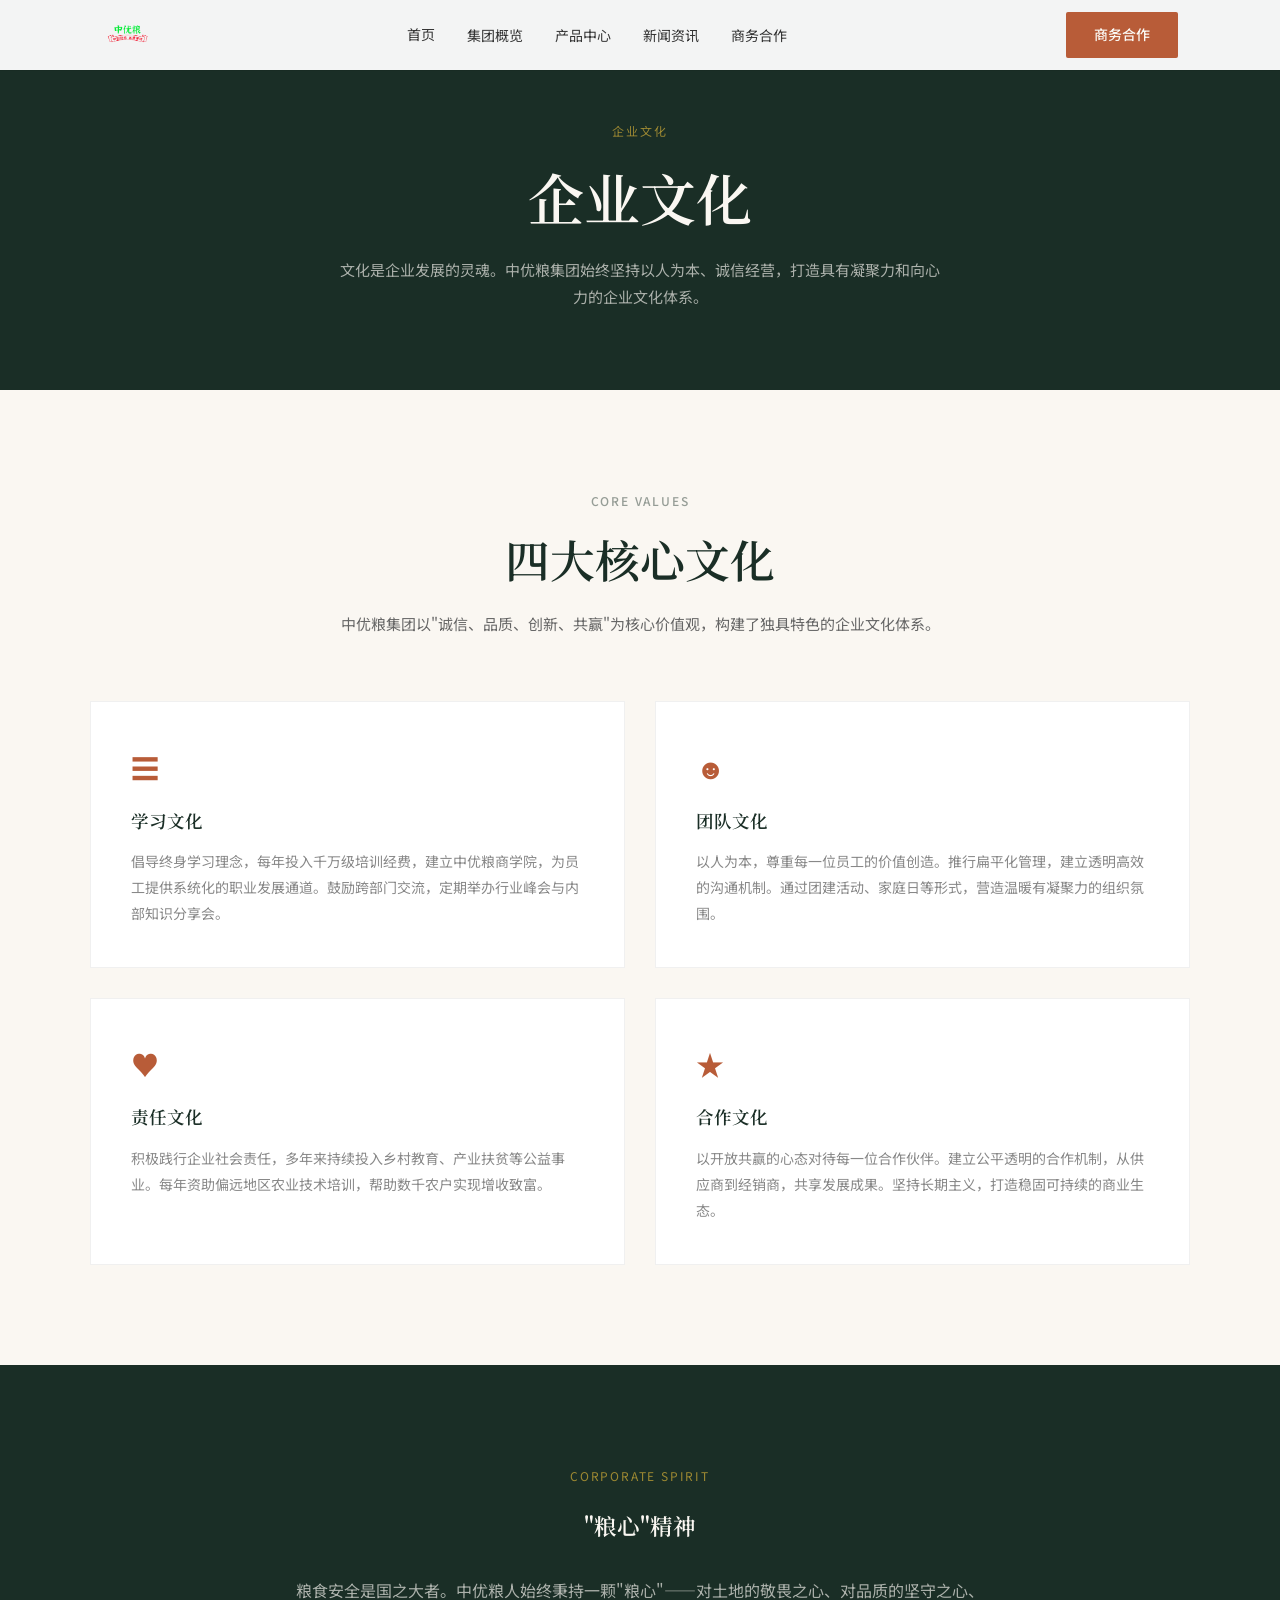
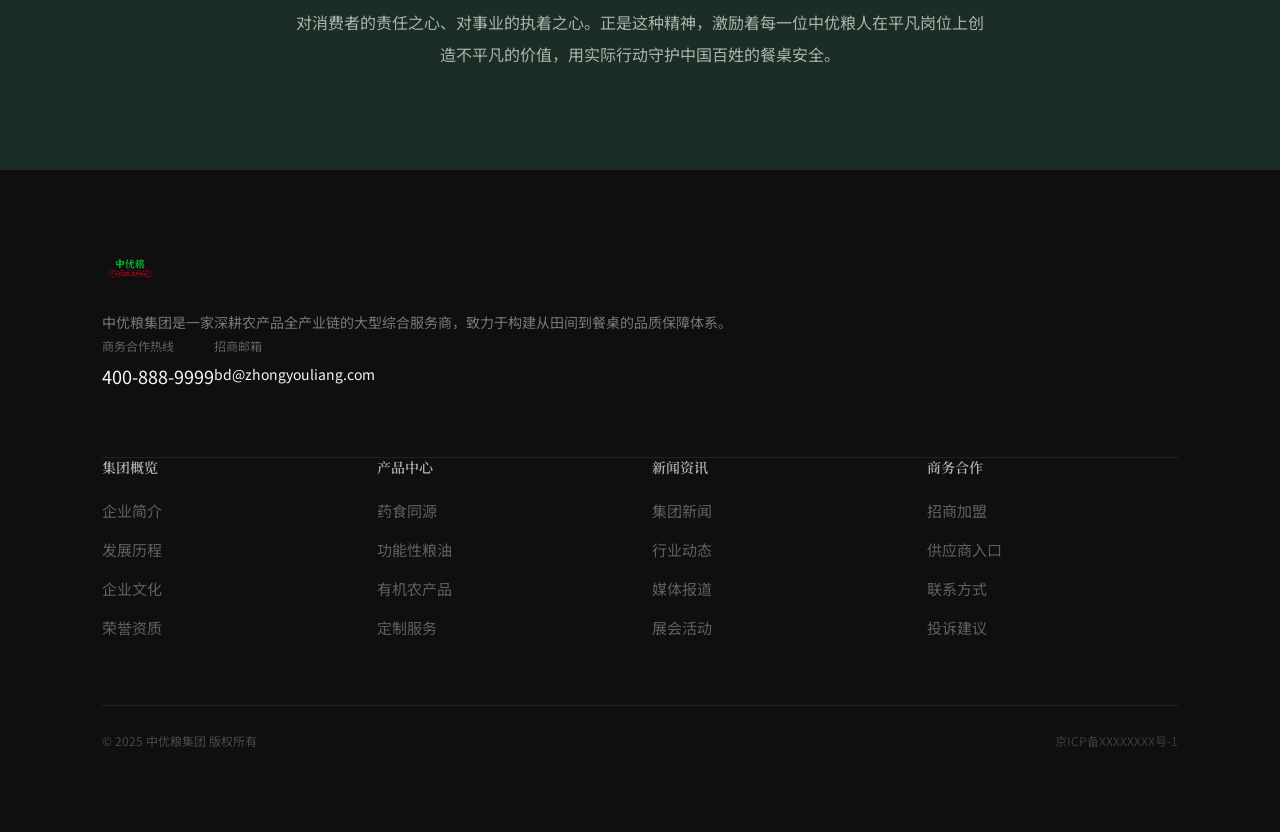
<file: culture.html>
<!DOCTYPE html>
<html lang="zh-CN">
<head>
<meta charset="UTF-8">
<meta name="viewport" content="width=device-width, initial-scale=1.0">
<title>企业文化 - 中优粮集团</title>
<link rel="preconnect" href="https://fonts.googleapis.com">
<link rel="preconnect" href="https://fonts.gstatic.com" crossorigin>
<link href="https://fonts.googleapis.com/css2?family=Noto+Sans+SC:wght@400;500;600&family=Noto+Serif+SC:wght@400;600&display=swap" rel="stylesheet">
<link rel="stylesheet" href="./style.css">
<style>
.dropdown { position: relative; display: inline-block; }
.dropdown-content { display: none; position: absolute; top: 100%; left: 0; background: #fff; min-width: 180px; box-shadow: 0 4px 12px rgba(0,0,0,0.08); z-index: 100; padding: 8px 0; }
.dropdown-content a { display: block; padding: 10px 20px; font-size: 14px; color: #555; border-bottom: none !important; }
.dropdown-content a:hover { background: #F3EDE4; color: #B85C38; }
.dropdown:hover .dropdown-content { display: block; }
@media (max-width: 1024px) { .dropdown-content { position: static; box-shadow: none; display: none; } .dropdown-content.active { display: block; } }
</style>
</head>
<body>
<nav class="navbar scrolled">
  <div class="navbar-inner page-padding">
    <a href="index.html" class="nav-logo"><img src="./images/logo.png" alt="中优粮"></a>
    <div class="nav-links" id="navLinks">
      <a href="index.html">首页</a>
      <div class="dropdown">
        <a href="about.html">集团概览</a>
        <div class="dropdown-content">
          <a href="about.html">企业简介</a>
          <a href="history.html">发展历程</a>
          <a href="culture.html">企业文化</a>
          <a href="honors.html">荣誉资质</a>
        </div>
      </div>
      <div class="dropdown">
        <a href="products-medicine.html">产品中心</a>
        <div class="dropdown-content">
          <a href="products-medicine.html">药食同源</a>
          <a href="products-grain.html">功能性粮油</a>
          <a href="products-organic.html">有机农产品</a>
          <a href="products-custom.html">定制服务</a>
        </div>
      </div>
      <div class="dropdown">
        <a href="news.html">新闻资讯</a>
        <div class="dropdown-content">
          <a href="news.html">集团新闻</a>
          <a href="news.html">行业动态</a>
          <a href="news.html">媒体报道</a>
          <a href="news.html">展会活动</a>
        </div>
      </div>
      <div class="dropdown">
        <a href="cooperation.html">商务合作</a>
        <div class="dropdown-content">
          <a href="cooperation.html">招商加盟</a>
          <a href="supplier.html">供应商入口</a>
          <a href="contact.html">联系方式</a>
          <a href="feedback.html">投诉建议</a>
        </div>
      </div>
    </div>
    <a href="cooperation.html" class="btn-primary nav-btn" style="margin-left:24px;">商务合作</a>
    <button class="mobile-toggle" onclick="document.getElementById('navLinks').classList.toggle('active')">&#9776;</button>
  </div>
</nav>
<section style="background:#1A2E26;padding:120px 0 80px;text-align:center;">
  <div class="page-padding">
    <span style="color:rgba(212,175,55,0.7);font-size:12px;letter-spacing:0.15em;display:block;margin-bottom:16px;">企业文化</span>
    <h1 class="font-display" style="font-size:clamp(2rem,4.5vw,3.5rem);color:#FAF7F2;margin-bottom:20px;">企业文化</h1>
    <p style="color:rgba(250,247,242,0.65);max-width:600px;margin:0 auto;font-size:15px;">文化是企业发展的灵魂。中优粮集团始终坚持以人为本、诚信经营，打造具有凝聚力和向心力的企业文化体系。</p>
  </div>
</section>
<section class="section bg-parchment page-padding">
  <div class="max-w-5xl mx-auto">
    <div class="text-center mb-16">
      <span class="section-label">Core Values</span>
      <h2 class="section-title">四大核心文化</h2>
      <p class="section-subtitle">中优粮集团以"诚信、品质、创新、共赢"为核心价值观，构建了独具特色的企业文化体系。</p>
    </div>
    <div class="grid-2">
      <div class="card">
        <div style="font-size:28px;color:#B85C38;margin-bottom:16px;">&#9776;</div>
        <h3 class="font-display text-xl mb-4">学习文化</h3>
        <p class="text-sm text-gray leading-relaxed">倡导终身学习理念，每年投入千万级培训经费，建立中优粮商学院，为员工提供系统化的职业发展通道。鼓励跨部门交流，定期举办行业峰会与内部知识分享会。</p>
      </div>
      <div class="card">
        <div style="font-size:28px;color:#B85C38;margin-bottom:16px;">&#9787;</div>
        <h3 class="font-display text-xl mb-4">团队文化</h3>
        <p class="text-sm text-gray leading-relaxed">以人为本，尊重每一位员工的价值创造。推行扁平化管理，建立透明高效的沟通机制。通过团建活动、家庭日等形式，营造温暖有凝聚力的组织氛围。</p>
      </div>
      <div class="card">
        <div style="font-size:28px;color:#B85C38;margin-bottom:16px;">&#9829;</div>
        <h3 class="font-display text-xl mb-4">责任文化</h3>
        <p class="text-sm text-gray leading-relaxed">积极践行企业社会责任，多年来持续投入乡村教育、产业扶贫等公益事业。每年资助偏远地区农业技术培训，帮助数千农户实现增收致富。</p>
      </div>
      <div class="card">
        <div style="font-size:28px;color:#B85C38;margin-bottom:16px;">&#9733;</div>
        <h3 class="font-display text-xl mb-4">合作文化</h3>
        <p class="text-sm text-gray leading-relaxed">以开放共赢的心态对待每一位合作伙伴。建立公平透明的合作机制，从供应商到经销商，共享发展成果。坚持长期主义，打造稳固可持续的商业生态。</p>
      </div>
    </div>
  </div>
</section>

<section style="background:#1A2E26;padding:100px 0;">
  <div class="page-padding">
    <div class="max-w-4xl mx-auto text-center">
      <span style="color:rgba(212,175,55,0.7);font-size:12px;letter-spacing:0.15em;display:block;margin-bottom:24px;">CORPORATE SPIRIT</span>
      <h2 class="font-display text-3xl mb-8" style="color:#FAF7F2;">"粮心"精神</h2>
      <p style="color:rgba(250,247,242,0.65);font-size:16px;line-height:2;max-width:700px;margin:0 auto;">
        粮食安全是国之大者。中优粮人始终秉持一颗"粮心"——对土地的敬畏之心、对品质的坚守之心、对消费者的责任之心、对事业的执着之心。正是这种精神，激励着每一位中优粮人在平凡岗位上创造不平凡的价值，用实际行动守护中国百姓的餐桌安全。
      </p>
    </div>
  </div>
</section>
<footer class="footer">
  <div class="page-padding py-20">
    <div class="max-w-5xl mx-auto">
      <div class="flex flex-col lg:flex-row items-start justify-between gap-10 mb-16">
        <div class="max-w-sm">
          <img src="./images/logo.png" alt="中优粮" style="height:40px;margin-bottom:20px;opacity:0.8;">
          <p style="color:rgba(250,247,242,0.45);font-size:14px;line-height:1.8;">
            中优粮集团是一家深耕农产品全产业链的大型综合服务商，致力于构建从田间到餐桌的品质保障体系。
          </p>
        </div>
        <div class="flex gap-16">
          <div>
            <span style="color:rgba(250,247,242,0.35);font-size:12px;display:block;margin-bottom:4px;">商务合作热线</span>
            <span style="font-size:18px;">400-888-9999</span>
          </div>
          <div>
            <span style="color:rgba(250,247,242,0.35);font-size:12px;display:block;margin-bottom:4px;">招商邮箱</span>
            <span style="font-size:14px;">bd@zhongyouliang.com</span>
          </div>
        </div>
      </div>
      <div class="footer-divider mb-12"></div>
      <div class="grid-4 mb-16" style="gap:24px;">
        <div>
          <h4 style="color:rgba(250,247,242,0.7);font-size:14px;margin-bottom:20px;">集团概览</h4>
          <div style="display:flex;flex-direction:column;gap:12px;">
            <a href="about.html">企业简介</a>
            <a href="history.html">发展历程</a>
            <a href="culture.html">企业文化</a>
            <a href="honors.html">荣誉资质</a>
          </div>
        </div>
        <div>
          <h4 style="color:rgba(250,247,242,0.7);font-size:14px;margin-bottom:20px;">产品中心</h4>
          <div style="display:flex;flex-direction:column;gap:12px;">
            <a href="products-medicine.html">药食同源</a>
            <a href="products-grain.html">功能性粮油</a>
            <a href="products-organic.html">有机农产品</a>
            <a href="products-custom.html">定制服务</a>
          </div>
        </div>
        <div>
          <h4 style="color:rgba(250,247,242,0.7);font-size:14px;margin-bottom:20px;">新闻资讯</h4>
          <div style="display:flex;flex-direction:column;gap:12px;">
            <a href="news.html">集团新闻</a>
            <a href="news.html">行业动态</a>
            <a href="news.html">媒体报道</a>
            <a href="news.html">展会活动</a>
          </div>
        </div>
        <div>
          <h4 style="color:rgba(250,247,242,0.7);font-size:14px;margin-bottom:20px;">商务合作</h4>
          <div style="display:flex;flex-direction:column;gap:12px;">
            <a href="cooperation.html">招商加盟</a>
            <a href="supplier.html">供应商入口</a>
            <a href="contact.html">联系方式</a>
            <a href="feedback.html">投诉建议</a>
          </div>
        </div>
      </div>
      <div class="footer-divider mb-6"></div>
      <div style="display:flex;justify-content:space-between;align-items:center;">
        <p style="color:rgba(250,247,242,0.25);font-size:12px;">&copy; 2025 中优粮集团 版权所有</p>
        <p style="color:rgba(250,247,242,0.2);font-size:12px;">京ICP备XXXXXXXX号-1</p>
      </div>
    </div>
  </div>
</footer>
<script>
// Highlight current nav item
const currentPage = location.pathname.split('/').pop();
document.querySelectorAll('.nav-links > a, .dropdown > a').forEach(a => {
  if (a.getAttribute('href') === currentPage) a.style.color = '#B85C38';
});
</script>
</body>
</html>
</file>
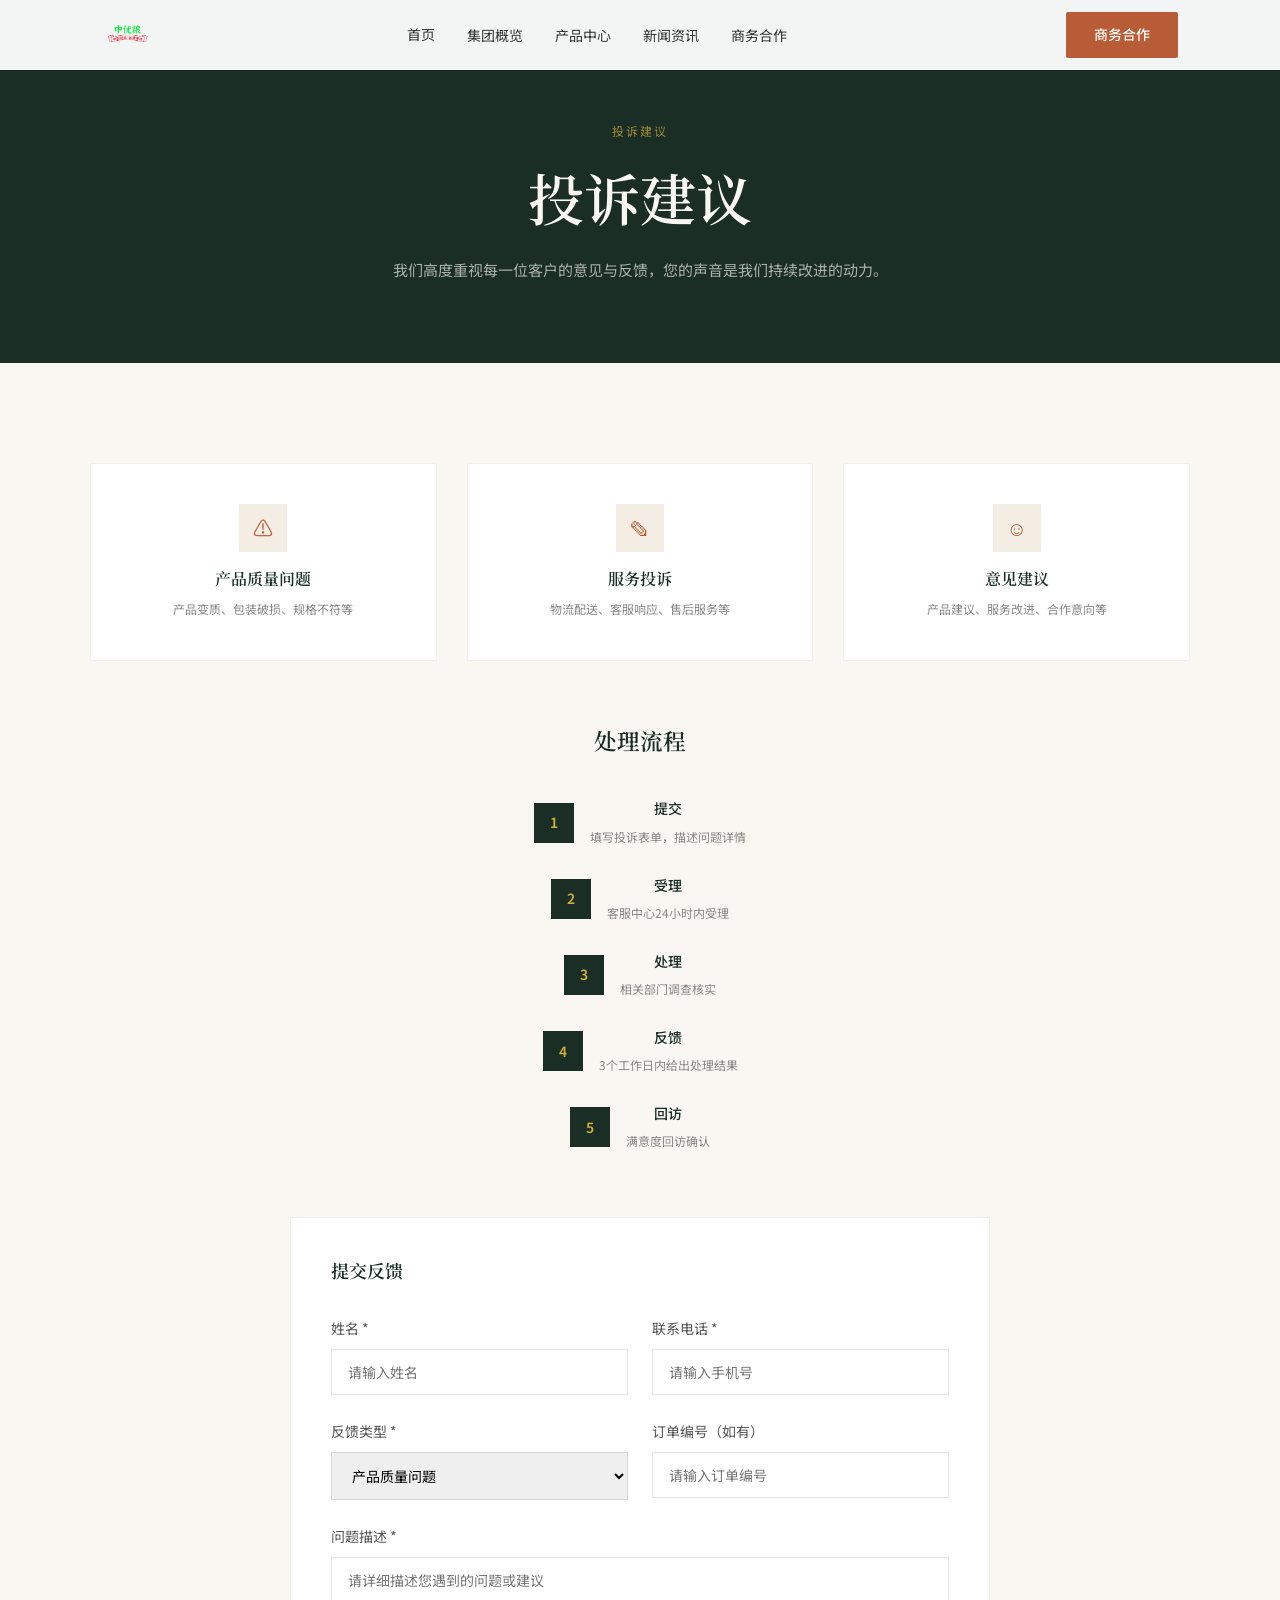
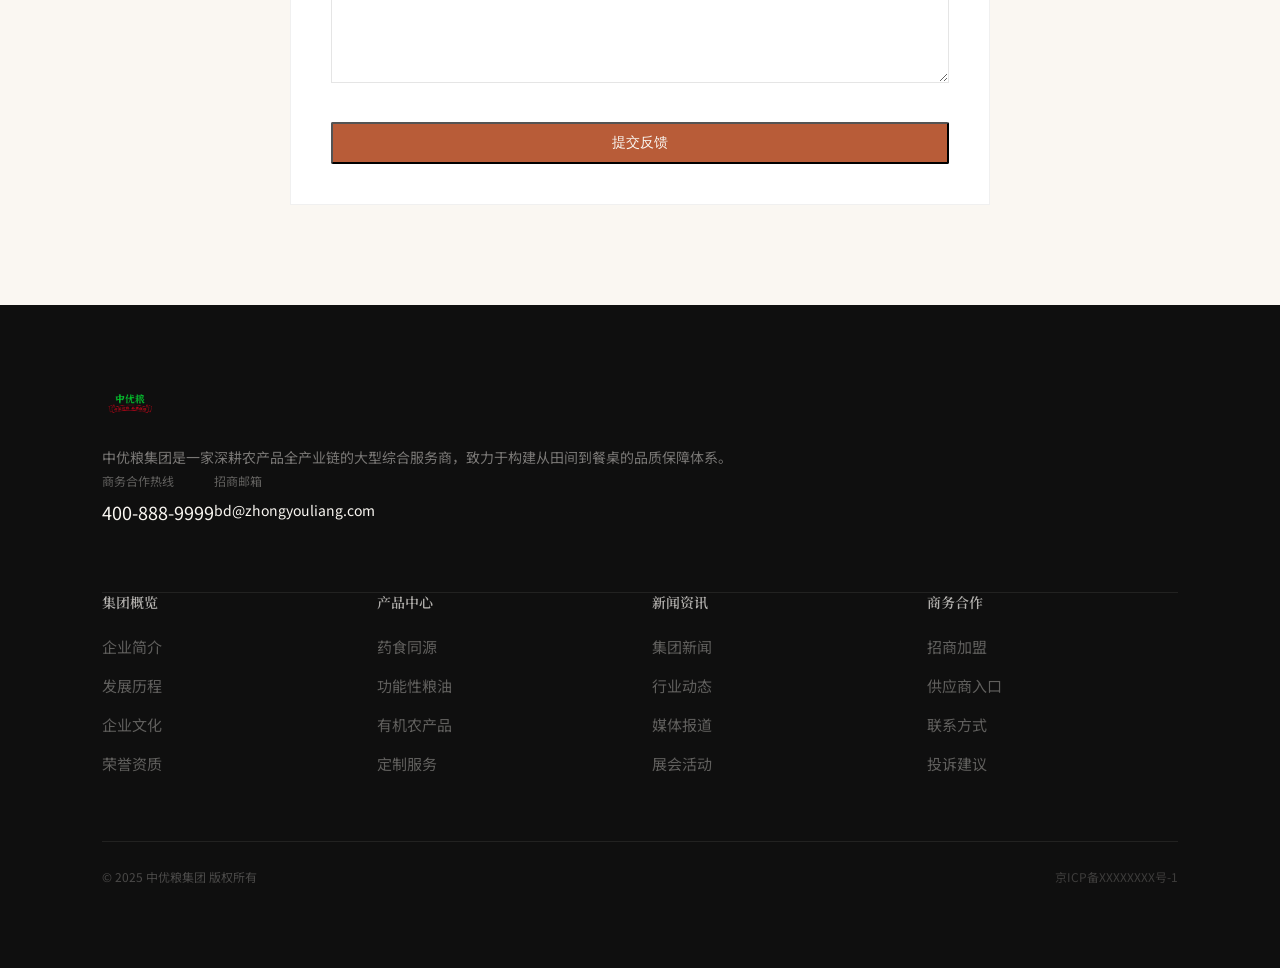
<file: feedback.html>
<!DOCTYPE html>
<html lang="zh-CN">
<head>
<meta charset="UTF-8">
<meta name="viewport" content="width=device-width, initial-scale=1.0">
<title>投诉建议 - 中优粮集团</title>
<link rel="preconnect" href="https://fonts.googleapis.com">
<link rel="preconnect" href="https://fonts.gstatic.com" crossorigin>
<link href="https://fonts.googleapis.com/css2?family=Noto+Sans+SC:wght@400;500;600&family=Noto+Serif+SC:wght@400;600&display=swap" rel="stylesheet">
<link rel="stylesheet" href="./style.css">
<style>
.dropdown { position: relative; display: inline-block; }
.dropdown-content { display: none; position: absolute; top: 100%; left: 0; background: #fff; min-width: 180px; box-shadow: 0 4px 12px rgba(0,0,0,0.08); z-index: 100; padding: 8px 0; }
.dropdown-content a { display: block; padding: 10px 20px; font-size: 14px; color: #555; border-bottom: none !important; }
.dropdown-content a:hover { background: #F3EDE4; color: #B85C38; }
.dropdown:hover .dropdown-content { display: block; }
@media (max-width: 1024px) { .dropdown-content { position: static; box-shadow: none; display: none; } .dropdown-content.active { display: block; } }
</style>
</head>
<body>
<nav class="navbar scrolled">
  <div class="navbar-inner page-padding">
    <a href="index.html" class="nav-logo"><img src="./images/logo.png" alt="中优粮"></a>
    <div class="nav-links" id="navLinks">
      <a href="index.html">首页</a>
      <div class="dropdown">
        <a href="about.html">集团概览</a>
        <div class="dropdown-content">
          <a href="about.html">企业简介</a>
          <a href="history.html">发展历程</a>
          <a href="culture.html">企业文化</a>
          <a href="honors.html">荣誉资质</a>
        </div>
      </div>
      <div class="dropdown">
        <a href="products-medicine.html">产品中心</a>
        <div class="dropdown-content">
          <a href="products-medicine.html">药食同源</a>
          <a href="products-grain.html">功能性粮油</a>
          <a href="products-organic.html">有机农产品</a>
          <a href="products-custom.html">定制服务</a>
        </div>
      </div>
      <div class="dropdown">
        <a href="news.html">新闻资讯</a>
        <div class="dropdown-content">
          <a href="news.html">集团新闻</a>
          <a href="news.html">行业动态</a>
          <a href="news.html">媒体报道</a>
          <a href="news.html">展会活动</a>
        </div>
      </div>
      <div class="dropdown">
        <a href="cooperation.html">商务合作</a>
        <div class="dropdown-content">
          <a href="cooperation.html">招商加盟</a>
          <a href="supplier.html">供应商入口</a>
          <a href="contact.html">联系方式</a>
          <a href="feedback.html">投诉建议</a>
        </div>
      </div>
    </div>
    <a href="cooperation.html" class="btn-primary nav-btn" style="margin-left:24px;">商务合作</a>
    <button class="mobile-toggle" onclick="document.getElementById('navLinks').classList.toggle('active')">&#9776;</button>
  </div>
</nav>
<section style="background:#1A2E26;padding:120px 0 80px;text-align:center;">
  <div class="page-padding">
    <span style="color:rgba(212,175,55,0.7);font-size:12px;letter-spacing:0.15em;display:block;margin-bottom:16px;">投诉建议</span>
    <h1 class="font-display" style="font-size:clamp(2rem,4.5vw,3.5rem);color:#FAF7F2;margin-bottom:20px;">投诉建议</h1>
    <p style="color:rgba(250,247,242,0.65);max-width:600px;margin:0 auto;font-size:15px;">我们高度重视每一位客户的意见与反馈，您的声音是我们持续改进的动力。</p>
  </div>
</section>
<section class="section bg-parchment page-padding">
  <div class="max-w-5xl mx-auto">
    <div class="grid-3 mb-16">
      <div class="card text-center">
        <div style="width:48px;height:48px;background:#F3EDE4;display:flex;align-items:center;justify-content:center;margin:0 auto 16px;color:#B85C38;font-size:20px;">&#9888;</div>
        <h3 style="font-size:16px;color:#1A2E26;margin-bottom:8px;">产品质量问题</h3>
        <p class="text-xs text-gray">产品变质、包装破损、规格不符等</p>
      </div>
      <div class="card text-center">
        <div style="width:48px;height:48px;background:#F3EDE4;display:flex;align-items:center;justify-content:center;margin:0 auto 16px;color:#B85C38;font-size:20px;">&#9998;</div>
        <h3 style="font-size:16px;color:#1A2E26;margin-bottom:8px;">服务投诉</h3>
        <p class="text-xs text-gray">物流配送、客服响应、售后服务等</p>
      </div>
      <div class="card text-center">
        <div style="width:48px;height:48px;background:#F3EDE4;display:flex;align-items:center;justify-content:center;margin:0 auto 16px;color:#B85C38;font-size:20px;">&#9786;</div>
        <h3 style="font-size:16px;color:#1A2E26;margin-bottom:8px;">意见建议</h3>
        <p class="text-xs text-gray">产品建议、服务改进、合作意向等</p>
      </div>
    </div>

    <div class="text-center mb-16">
      <h2 class="font-display text-xl mb-10">处理流程</h2>
      <div style="display:flex;flex-direction:column;align-items:center;gap:24px;">
        <div style="display:flex;align-items:center;gap:16px;"><div style="width:40px;height:40px;background:#1A2E26;display:flex;align-items:center;justify-content:center;color:#D4AF37;font-size:14px;font-weight:600;">1</div><div><span style="font-size:14px;font-weight:500;color:#1A2E26;display:block;">提交</span><span class="text-xs text-gray">填写投诉表单，描述问题详情</span></div></div>
        <div style="display:flex;align-items:center;gap:16px;"><div style="width:40px;height:40px;background:#1A2E26;display:flex;align-items:center;justify-content:center;color:#D4AF37;font-size:14px;font-weight:600;">2</div><div><span style="font-size:14px;font-weight:500;color:#1A2E26;display:block;">受理</span><span class="text-xs text-gray">客服中心24小时内受理</span></div></div>
        <div style="display:flex;align-items:center;gap:16px;"><div style="width:40px;height:40px;background:#1A2E26;display:flex;align-items:center;justify-content:center;color:#D4AF37;font-size:14px;font-weight:600;">3</div><div><span style="font-size:14px;font-weight:500;color:#1A2E26;display:block;">处理</span><span class="text-xs text-gray">相关部门调查核实</span></div></div>
        <div style="display:flex;align-items:center;gap:16px;"><div style="width:40px;height:40px;background:#1A2E26;display:flex;align-items:center;justify-content:center;color:#D4AF37;font-size:14px;font-weight:600;">4</div><div><span style="font-size:14px;font-weight:500;color:#1A2E26;display:block;">反馈</span><span class="text-xs text-gray">3个工作日内给出处理结果</span></div></div>
        <div style="display:flex;align-items:center;gap:16px;"><div style="width:40px;height:40px;background:#1A2E26;display:flex;align-items:center;justify-content:center;color:#D4AF37;font-size:14px;font-weight:600;">5</div><div><span style="font-size:14px;font-weight:500;color:#1A2E26;display:block;">回访</span><span class="text-xs text-gray">满意度回访确认</span></div></div>
      </div>
    </div>

    <div class="max-w-2xl mx-auto">
      <div class="bg-white p-10" style="border:1px solid rgba(0,0,0,0.06);">
        <h3 style="font-size:18px;color:#1A2E26;margin-bottom:32px;">提交反馈</h3>
        <form onsubmit="event.preventDefault();this.innerHTML='<div style='text-align:center;padding:40px;'><div style='width:60px;height:60px;background:#1A5C3A;border-radius:50%;display:flex;align-items:center;justify-content:center;margin:0 auto 20px;'><span style='color:#fff;font-size:30px;'>&#10003;</span></div><h3 style='font-size:20px;margin-bottom:12px;'>提交成功</h3><p style='color:#888;font-size:14px;'>感谢您的反馈，我们将认真处理并在3个工作日内回复您。</p></div>';">
          <div class="grid-2" style="gap:24px;margin-bottom:24px;">
            <div><label style="display:block;font-size:14px;color:#555;margin-bottom:8px;">姓名 *</label><input type="text" required placeholder="请输入姓名"></div>
            <div><label style="display:block;font-size:14px;color:#555;margin-bottom:8px;">联系电话 *</label><input type="tel" required placeholder="请输入手机号"></div>
            <div><label style="display:block;font-size:14px;color:#555;margin-bottom:8px;">反馈类型 *</label><select><option>产品质量问题</option><option>服务投诉</option><option>意见建议</option><option>其他</option></select></div>
            <div><label style="display:block;font-size:14px;color:#555;margin-bottom:8px;">订单编号（如有）</label><input type="text" placeholder="请输入订单编号"></div>
          </div>
          <div style="margin-bottom:32px;"><label style="display:block;font-size:14px;color:#555;margin-bottom:8px;">问题描述 *</label><textarea rows="5" required placeholder="请详细描述您遇到的问题或建议"></textarea></div>
          <button type="submit" class="btn-primary" style="width:100%;">提交反馈</button>
        </form>
      </div>
    </div>
  </div>
</section>
<footer class="footer">
  <div class="page-padding py-20">
    <div class="max-w-5xl mx-auto">
      <div class="flex flex-col lg:flex-row items-start justify-between gap-10 mb-16">
        <div class="max-w-sm">
          <img src="./images/logo.png" alt="中优粮" style="height:40px;margin-bottom:20px;opacity:0.8;">
          <p style="color:rgba(250,247,242,0.45);font-size:14px;line-height:1.8;">
            中优粮集团是一家深耕农产品全产业链的大型综合服务商，致力于构建从田间到餐桌的品质保障体系。
          </p>
        </div>
        <div class="flex gap-16">
          <div>
            <span style="color:rgba(250,247,242,0.35);font-size:12px;display:block;margin-bottom:4px;">商务合作热线</span>
            <span style="font-size:18px;">400-888-9999</span>
          </div>
          <div>
            <span style="color:rgba(250,247,242,0.35);font-size:12px;display:block;margin-bottom:4px;">招商邮箱</span>
            <span style="font-size:14px;">bd@zhongyouliang.com</span>
          </div>
        </div>
      </div>
      <div class="footer-divider mb-12"></div>
      <div class="grid-4 mb-16" style="gap:24px;">
        <div>
          <h4 style="color:rgba(250,247,242,0.7);font-size:14px;margin-bottom:20px;">集团概览</h4>
          <div style="display:flex;flex-direction:column;gap:12px;">
            <a href="about.html">企业简介</a>
            <a href="history.html">发展历程</a>
            <a href="culture.html">企业文化</a>
            <a href="honors.html">荣誉资质</a>
          </div>
        </div>
        <div>
          <h4 style="color:rgba(250,247,242,0.7);font-size:14px;margin-bottom:20px;">产品中心</h4>
          <div style="display:flex;flex-direction:column;gap:12px;">
            <a href="products-medicine.html">药食同源</a>
            <a href="products-grain.html">功能性粮油</a>
            <a href="products-organic.html">有机农产品</a>
            <a href="products-custom.html">定制服务</a>
          </div>
        </div>
        <div>
          <h4 style="color:rgba(250,247,242,0.7);font-size:14px;margin-bottom:20px;">新闻资讯</h4>
          <div style="display:flex;flex-direction:column;gap:12px;">
            <a href="news.html">集团新闻</a>
            <a href="news.html">行业动态</a>
            <a href="news.html">媒体报道</a>
            <a href="news.html">展会活动</a>
          </div>
        </div>
        <div>
          <h4 style="color:rgba(250,247,242,0.7);font-size:14px;margin-bottom:20px;">商务合作</h4>
          <div style="display:flex;flex-direction:column;gap:12px;">
            <a href="cooperation.html">招商加盟</a>
            <a href="supplier.html">供应商入口</a>
            <a href="contact.html">联系方式</a>
            <a href="feedback.html">投诉建议</a>
          </div>
        </div>
      </div>
      <div class="footer-divider mb-6"></div>
      <div style="display:flex;justify-content:space-between;align-items:center;">
        <p style="color:rgba(250,247,242,0.25);font-size:12px;">&copy; 2025 中优粮集团 版权所有</p>
        <p style="color:rgba(250,247,242,0.2);font-size:12px;">京ICP备XXXXXXXX号-1</p>
      </div>
    </div>
  </div>
</footer>
<script>
// Highlight current nav item
const currentPage = location.pathname.split('/').pop();
document.querySelectorAll('.nav-links > a, .dropdown > a').forEach(a => {
  if (a.getAttribute('href') === currentPage) a.style.color = '#B85C38';
});
</script>
</body>
</html>
</file>
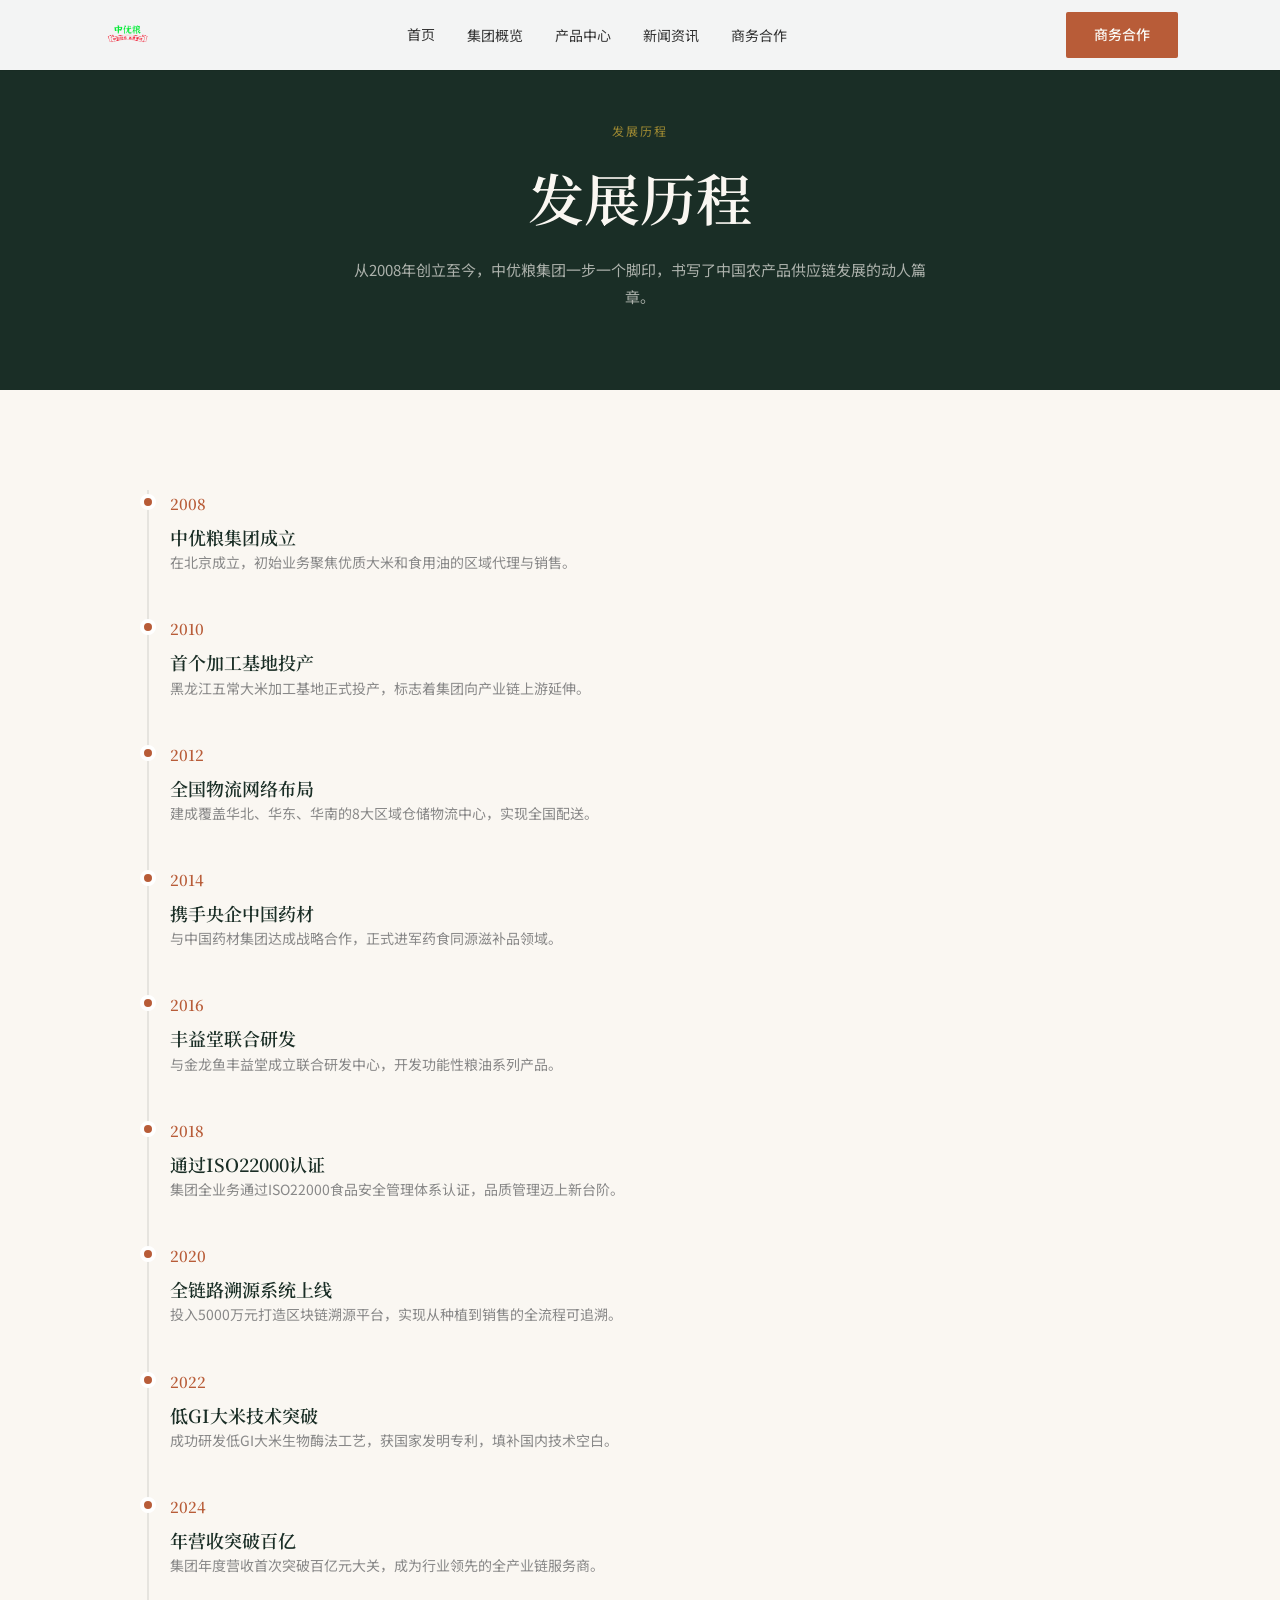
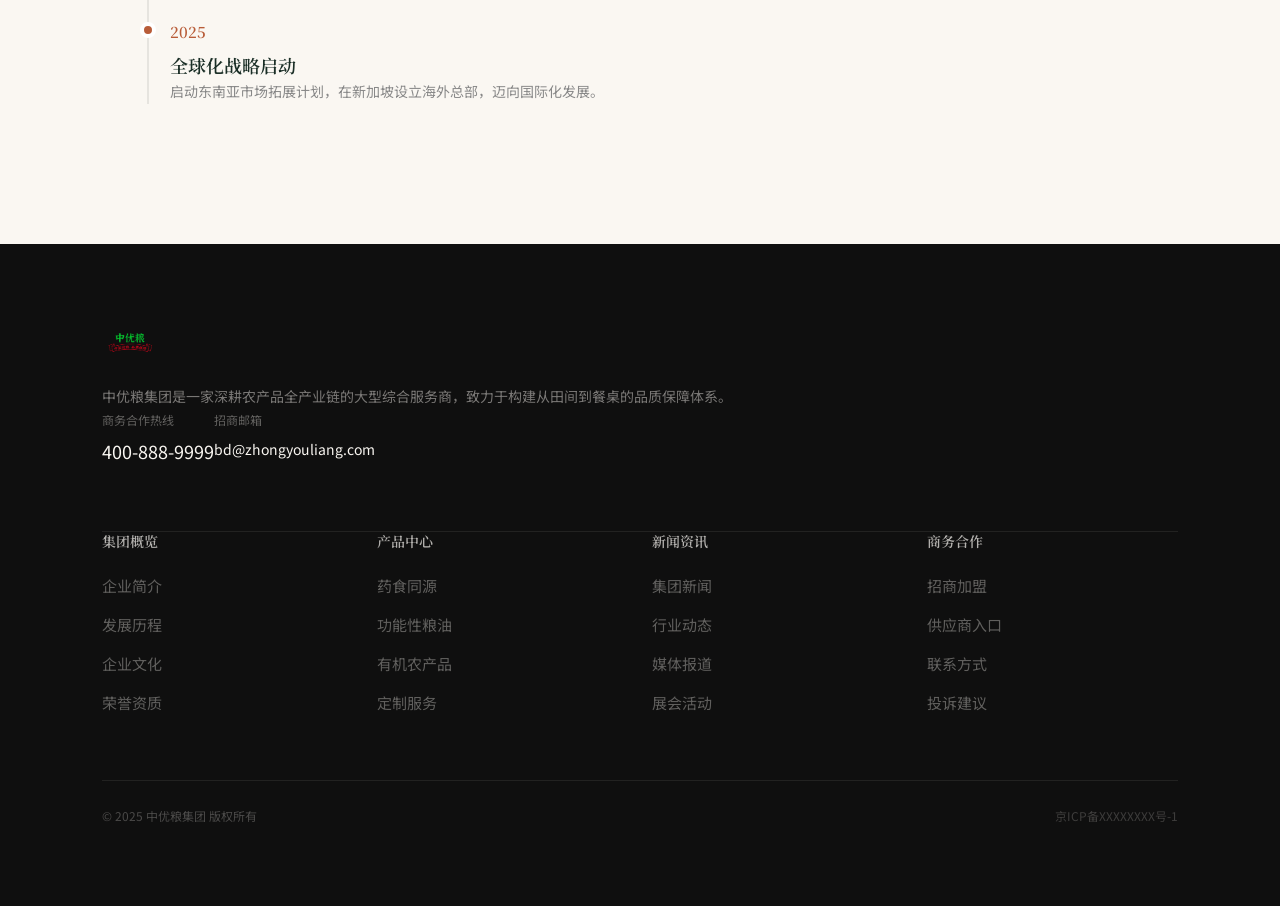
<file: history.html>
<!DOCTYPE html>
<html lang="zh-CN">
<head>
<meta charset="UTF-8">
<meta name="viewport" content="width=device-width, initial-scale=1.0">
<title>发展历程 - 中优粮集团</title>
<link rel="preconnect" href="https://fonts.googleapis.com">
<link rel="preconnect" href="https://fonts.gstatic.com" crossorigin>
<link href="https://fonts.googleapis.com/css2?family=Noto+Sans+SC:wght@400;500;600&family=Noto+Serif+SC:wght@400;600&display=swap" rel="stylesheet">
<link rel="stylesheet" href="./style.css">
<style>
.dropdown { position: relative; display: inline-block; }
.dropdown-content { display: none; position: absolute; top: 100%; left: 0; background: #fff; min-width: 180px; box-shadow: 0 4px 12px rgba(0,0,0,0.08); z-index: 100; padding: 8px 0; }
.dropdown-content a { display: block; padding: 10px 20px; font-size: 14px; color: #555; border-bottom: none !important; }
.dropdown-content a:hover { background: #F3EDE4; color: #B85C38; }
.dropdown:hover .dropdown-content { display: block; }
@media (max-width: 1024px) { .dropdown-content { position: static; box-shadow: none; display: none; } .dropdown-content.active { display: block; } }
</style>
</head>
<body>
<nav class="navbar scrolled">
  <div class="navbar-inner page-padding">
    <a href="index.html" class="nav-logo"><img src="./images/logo.png" alt="中优粮"></a>
    <div class="nav-links" id="navLinks">
      <a href="index.html">首页</a>
      <div class="dropdown">
        <a href="about.html">集团概览</a>
        <div class="dropdown-content">
          <a href="about.html">企业简介</a>
          <a href="history.html">发展历程</a>
          <a href="culture.html">企业文化</a>
          <a href="honors.html">荣誉资质</a>
        </div>
      </div>
      <div class="dropdown">
        <a href="products-medicine.html">产品中心</a>
        <div class="dropdown-content">
          <a href="products-medicine.html">药食同源</a>
          <a href="products-grain.html">功能性粮油</a>
          <a href="products-organic.html">有机农产品</a>
          <a href="products-custom.html">定制服务</a>
        </div>
      </div>
      <div class="dropdown">
        <a href="news.html">新闻资讯</a>
        <div class="dropdown-content">
          <a href="news.html">集团新闻</a>
          <a href="news.html">行业动态</a>
          <a href="news.html">媒体报道</a>
          <a href="news.html">展会活动</a>
        </div>
      </div>
      <div class="dropdown">
        <a href="cooperation.html">商务合作</a>
        <div class="dropdown-content">
          <a href="cooperation.html">招商加盟</a>
          <a href="supplier.html">供应商入口</a>
          <a href="contact.html">联系方式</a>
          <a href="feedback.html">投诉建议</a>
        </div>
      </div>
    </div>
    <a href="cooperation.html" class="btn-primary nav-btn" style="margin-left:24px;">商务合作</a>
    <button class="mobile-toggle" onclick="document.getElementById('navLinks').classList.toggle('active')">&#9776;</button>
  </div>
</nav>
<section style="background:#1A2E26;padding:120px 0 80px;text-align:center;">
  <div class="page-padding">
    <span style="color:rgba(212,175,55,0.7);font-size:12px;letter-spacing:0.15em;display:block;margin-bottom:16px;">发展历程</span>
    <h1 class="font-display" style="font-size:clamp(2rem,4.5vw,3.5rem);color:#FAF7F2;margin-bottom:20px;">发展历程</h1>
    <p style="color:rgba(250,247,242,0.65);max-width:600px;margin:0 auto;font-size:15px;">从2008年创立至今，中优粮集团一步一个脚印，书写了中国农产品供应链发展的动人篇章。</p>
  </div>
</section>
<section class="section bg-parchment page-padding">
  <div class="max-w-4xl mx-auto">
    <div class="timeline">
      <div class="timeline-item">
        <div class="timeline-dot"></div>
        <div><span class="font-display text-2xl text-ochre font-semibold" style="display:block;margin-bottom:8px;">2008</span>
        <h3 class="font-display text-lg mb-2">中优粮集团成立</h3>
        <p class="text-sm text-gray">在北京成立，初始业务聚焦优质大米和食用油的区域代理与销售。</p></div>
      </div>
      <div class="timeline-item">
        <div class="timeline-dot"></div>
        <div><span class="font-display text-2xl text-ochre font-semibold" style="display:block;margin-bottom:8px;">2010</span>
        <h3 class="font-display text-lg mb-2">首个加工基地投产</h3>
        <p class="text-sm text-gray">黑龙江五常大米加工基地正式投产，标志着集团向产业链上游延伸。</p></div>
      </div>
      <div class="timeline-item">
        <div class="timeline-dot"></div>
        <div><span class="font-display text-2xl text-ochre font-semibold" style="display:block;margin-bottom:8px;">2012</span>
        <h3 class="font-display text-lg mb-2">全国物流网络布局</h3>
        <p class="text-sm text-gray">建成覆盖华北、华东、华南的8大区域仓储物流中心，实现全国配送。</p></div>
      </div>
      <div class="timeline-item">
        <div class="timeline-dot"></div>
        <div><span class="font-display text-2xl text-ochre font-semibold" style="display:block;margin-bottom:8px;">2014</span>
        <h3 class="font-display text-lg mb-2">携手央企中国药材</h3>
        <p class="text-sm text-gray">与中国药材集团达成战略合作，正式进军药食同源滋补品领域。</p></div>
      </div>
      <div class="timeline-item">
        <div class="timeline-dot"></div>
        <div><span class="font-display text-2xl text-ochre font-semibold" style="display:block;margin-bottom:8px;">2016</span>
        <h3 class="font-display text-lg mb-2">丰益堂联合研发</h3>
        <p class="text-sm text-gray">与金龙鱼丰益堂成立联合研发中心，开发功能性粮油系列产品。</p></div>
      </div>
      <div class="timeline-item">
        <div class="timeline-dot"></div>
        <div><span class="font-display text-2xl text-ochre font-semibold" style="display:block;margin-bottom:8px;">2018</span>
        <h3 class="font-display text-lg mb-2">通过ISO22000认证</h3>
        <p class="text-sm text-gray">集团全业务通过ISO22000食品安全管理体系认证，品质管理迈上新台阶。</p></div>
      </div>
      <div class="timeline-item">
        <div class="timeline-dot"></div>
        <div><span class="font-display text-2xl text-ochre font-semibold" style="display:block;margin-bottom:8px;">2020</span>
        <h3 class="font-display text-lg mb-2">全链路溯源系统上线</h3>
        <p class="text-sm text-gray">投入5000万元打造区块链溯源平台，实现从种植到销售的全流程可追溯。</p></div>
      </div>
      <div class="timeline-item">
        <div class="timeline-dot"></div>
        <div><span class="font-display text-2xl text-ochre font-semibold" style="display:block;margin-bottom:8px;">2022</span>
        <h3 class="font-display text-lg mb-2">低GI大米技术突破</h3>
        <p class="text-sm text-gray">成功研发低GI大米生物酶法工艺，获国家发明专利，填补国内技术空白。</p></div>
      </div>
      <div class="timeline-item">
        <div class="timeline-dot"></div>
        <div><span class="font-display text-2xl text-ochre font-semibold" style="display:block;margin-bottom:8px;">2024</span>
        <h3 class="font-display text-lg mb-2">年营收突破百亿</h3>
        <p class="text-sm text-gray">集团年度营收首次突破百亿元大关，成为行业领先的全产业链服务商。</p></div>
      </div>
      <div class="timeline-item">
        <div class="timeline-dot"></div>
        <div><span class="font-display text-2xl text-ochre font-semibold" style="display:block;margin-bottom:8px;">2025</span>
        <h3 class="font-display text-lg mb-2">全球化战略启动</h3>
        <p class="text-sm text-gray">启动东南亚市场拓展计划，在新加坡设立海外总部，迈向国际化发展。</p></div>
      </div>
    </div>
  </div>
</section>
<footer class="footer">
  <div class="page-padding py-20">
    <div class="max-w-5xl mx-auto">
      <div class="flex flex-col lg:flex-row items-start justify-between gap-10 mb-16">
        <div class="max-w-sm">
          <img src="./images/logo.png" alt="中优粮" style="height:40px;margin-bottom:20px;opacity:0.8;">
          <p style="color:rgba(250,247,242,0.45);font-size:14px;line-height:1.8;">
            中优粮集团是一家深耕农产品全产业链的大型综合服务商，致力于构建从田间到餐桌的品质保障体系。
          </p>
        </div>
        <div class="flex gap-16">
          <div>
            <span style="color:rgba(250,247,242,0.35);font-size:12px;display:block;margin-bottom:4px;">商务合作热线</span>
            <span style="font-size:18px;">400-888-9999</span>
          </div>
          <div>
            <span style="color:rgba(250,247,242,0.35);font-size:12px;display:block;margin-bottom:4px;">招商邮箱</span>
            <span style="font-size:14px;">bd@zhongyouliang.com</span>
          </div>
        </div>
      </div>
      <div class="footer-divider mb-12"></div>
      <div class="grid-4 mb-16" style="gap:24px;">
        <div>
          <h4 style="color:rgba(250,247,242,0.7);font-size:14px;margin-bottom:20px;">集团概览</h4>
          <div style="display:flex;flex-direction:column;gap:12px;">
            <a href="about.html">企业简介</a>
            <a href="history.html">发展历程</a>
            <a href="culture.html">企业文化</a>
            <a href="honors.html">荣誉资质</a>
          </div>
        </div>
        <div>
          <h4 style="color:rgba(250,247,242,0.7);font-size:14px;margin-bottom:20px;">产品中心</h4>
          <div style="display:flex;flex-direction:column;gap:12px;">
            <a href="products-medicine.html">药食同源</a>
            <a href="products-grain.html">功能性粮油</a>
            <a href="products-organic.html">有机农产品</a>
            <a href="products-custom.html">定制服务</a>
          </div>
        </div>
        <div>
          <h4 style="color:rgba(250,247,242,0.7);font-size:14px;margin-bottom:20px;">新闻资讯</h4>
          <div style="display:flex;flex-direction:column;gap:12px;">
            <a href="news.html">集团新闻</a>
            <a href="news.html">行业动态</a>
            <a href="news.html">媒体报道</a>
            <a href="news.html">展会活动</a>
          </div>
        </div>
        <div>
          <h4 style="color:rgba(250,247,242,0.7);font-size:14px;margin-bottom:20px;">商务合作</h4>
          <div style="display:flex;flex-direction:column;gap:12px;">
            <a href="cooperation.html">招商加盟</a>
            <a href="supplier.html">供应商入口</a>
            <a href="contact.html">联系方式</a>
            <a href="feedback.html">投诉建议</a>
          </div>
        </div>
      </div>
      <div class="footer-divider mb-6"></div>
      <div style="display:flex;justify-content:space-between;align-items:center;">
        <p style="color:rgba(250,247,242,0.25);font-size:12px;">&copy; 2025 中优粮集团 版权所有</p>
        <p style="color:rgba(250,247,242,0.2);font-size:12px;">京ICP备XXXXXXXX号-1</p>
      </div>
    </div>
  </div>
</footer>
<script>
// Highlight current nav item
const currentPage = location.pathname.split('/').pop();
document.querySelectorAll('.nav-links > a, .dropdown > a').forEach(a => {
  if (a.getAttribute('href') === currentPage) a.style.color = '#B85C38';
});
</script>
</body>
</html>
</file>
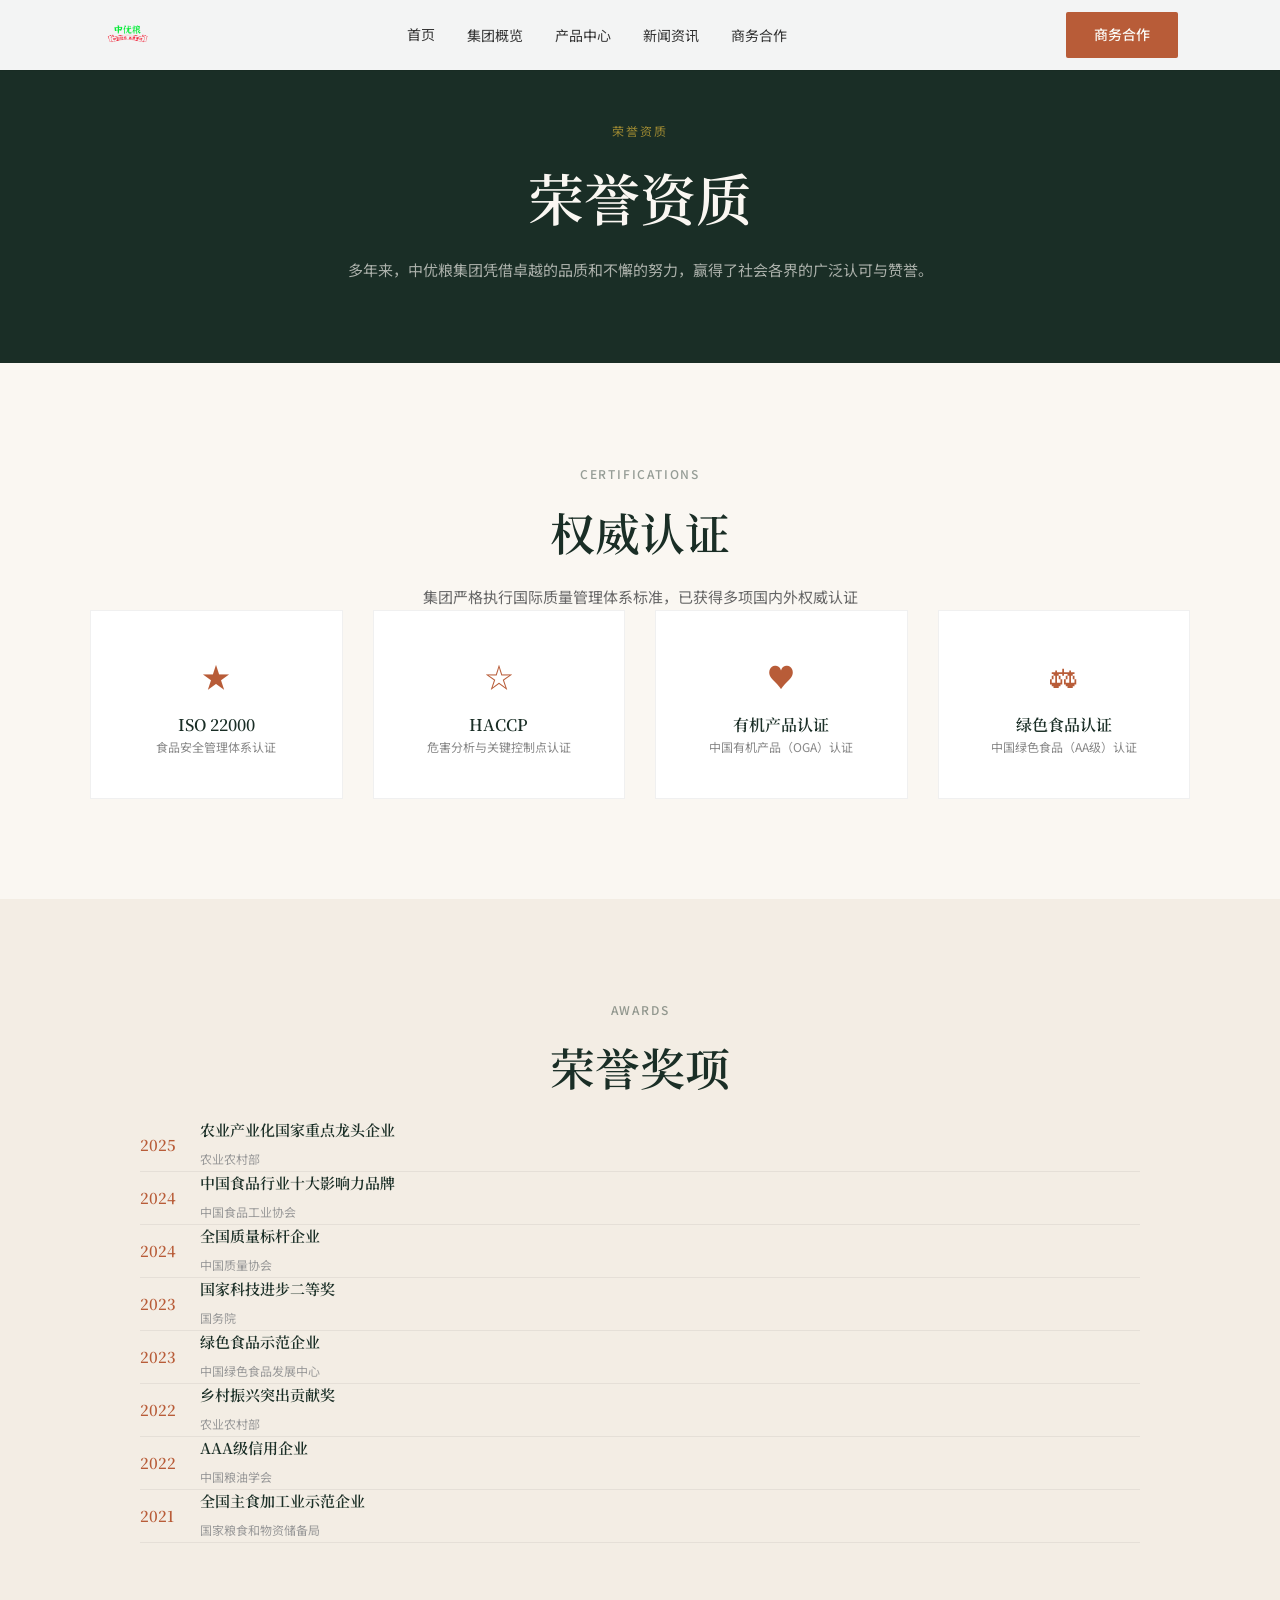
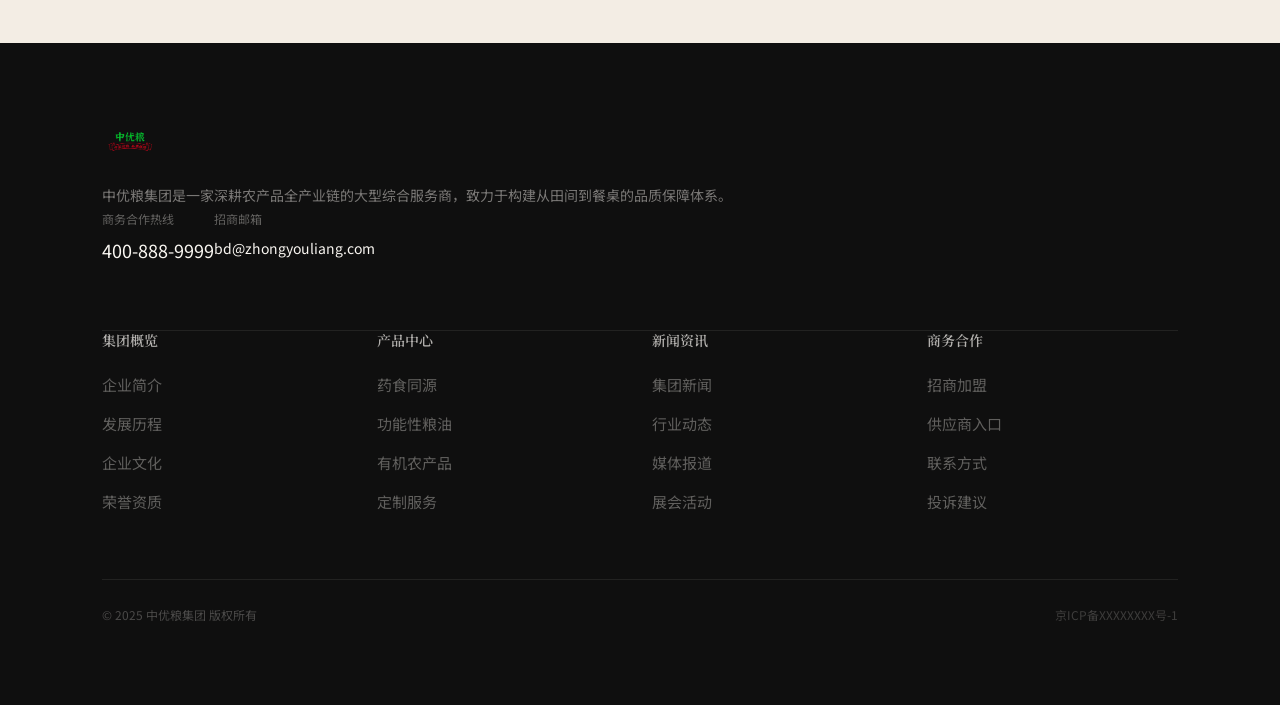
<file: honors.html>
<!DOCTYPE html>
<html lang="zh-CN">
<head>
<meta charset="UTF-8">
<meta name="viewport" content="width=device-width, initial-scale=1.0">
<title>荣誉资质 - 中优粮集团</title>
<link rel="preconnect" href="https://fonts.googleapis.com">
<link rel="preconnect" href="https://fonts.gstatic.com" crossorigin>
<link href="https://fonts.googleapis.com/css2?family=Noto+Sans+SC:wght@400;500;600&family=Noto+Serif+SC:wght@400;600&display=swap" rel="stylesheet">
<link rel="stylesheet" href="./style.css">
<style>
.dropdown { position: relative; display: inline-block; }
.dropdown-content { display: none; position: absolute; top: 100%; left: 0; background: #fff; min-width: 180px; box-shadow: 0 4px 12px rgba(0,0,0,0.08); z-index: 100; padding: 8px 0; }
.dropdown-content a { display: block; padding: 10px 20px; font-size: 14px; color: #555; border-bottom: none !important; }
.dropdown-content a:hover { background: #F3EDE4; color: #B85C38; }
.dropdown:hover .dropdown-content { display: block; }
@media (max-width: 1024px) { .dropdown-content { position: static; box-shadow: none; display: none; } .dropdown-content.active { display: block; } }
</style>
</head>
<body>
<nav class="navbar scrolled">
  <div class="navbar-inner page-padding">
    <a href="index.html" class="nav-logo"><img src="./images/logo.png" alt="中优粮"></a>
    <div class="nav-links" id="navLinks">
      <a href="index.html">首页</a>
      <div class="dropdown">
        <a href="about.html">集团概览</a>
        <div class="dropdown-content">
          <a href="about.html">企业简介</a>
          <a href="history.html">发展历程</a>
          <a href="culture.html">企业文化</a>
          <a href="honors.html">荣誉资质</a>
        </div>
      </div>
      <div class="dropdown">
        <a href="products-medicine.html">产品中心</a>
        <div class="dropdown-content">
          <a href="products-medicine.html">药食同源</a>
          <a href="products-grain.html">功能性粮油</a>
          <a href="products-organic.html">有机农产品</a>
          <a href="products-custom.html">定制服务</a>
        </div>
      </div>
      <div class="dropdown">
        <a href="news.html">新闻资讯</a>
        <div class="dropdown-content">
          <a href="news.html">集团新闻</a>
          <a href="news.html">行业动态</a>
          <a href="news.html">媒体报道</a>
          <a href="news.html">展会活动</a>
        </div>
      </div>
      <div class="dropdown">
        <a href="cooperation.html">商务合作</a>
        <div class="dropdown-content">
          <a href="cooperation.html">招商加盟</a>
          <a href="supplier.html">供应商入口</a>
          <a href="contact.html">联系方式</a>
          <a href="feedback.html">投诉建议</a>
        </div>
      </div>
    </div>
    <a href="cooperation.html" class="btn-primary nav-btn" style="margin-left:24px;">商务合作</a>
    <button class="mobile-toggle" onclick="document.getElementById('navLinks').classList.toggle('active')">&#9776;</button>
  </div>
</nav>
<section style="background:#1A2E26;padding:120px 0 80px;text-align:center;">
  <div class="page-padding">
    <span style="color:rgba(212,175,55,0.7);font-size:12px;letter-spacing:0.15em;display:block;margin-bottom:16px;">荣誉资质</span>
    <h1 class="font-display" style="font-size:clamp(2rem,4.5vw,3.5rem);color:#FAF7F2;margin-bottom:20px;">荣誉资质</h1>
    <p style="color:rgba(250,247,242,0.65);max-width:600px;margin:0 auto;font-size:15px;">多年来，中优粮集团凭借卓越的品质和不懈的努力，赢得了社会各界的广泛认可与赞誉。</p>
  </div>
</section>
<section class="section bg-parchment page-padding">
  <div class="max-w-5xl mx-auto">
    <div class="text-center mb-14">
      <span class="section-label">Certifications</span>
      <h2 class="section-title">权威认证</h2>
      <p class="section-subtitle">集团严格执行国际质量管理体系标准，已获得多项国内外权威认证</p>
    </div>
    <div class="grid-4 mb-20">
      <div class="card text-center">
        <div style="font-size:28px;color:#B85C38;margin-bottom:12px;">&#9733;</div>
        <h3 class="font-display mb-2" style="font-size:16px;">ISO 22000</h3>
        <p class="text-xs text-gray">食品安全管理体系认证</p>
      </div>
      <div class="card text-center">
        <div style="font-size:28px;color:#B85C38;margin-bottom:12px;">&#9734;</div>
        <h3 class="font-display mb-2" style="font-size:16px;">HACCP</h3>
        <p class="text-xs text-gray">危害分析与关键控制点认证</p>
      </div>
      <div class="card text-center">
        <div style="font-size:28px;color:#B85C38;margin-bottom:12px;">&#9829;</div>
        <h3 class="font-display mb-2" style="font-size:16px;">有机产品认证</h3>
        <p class="text-xs text-gray">中国有机产品（OGA）认证</p>
      </div>
      <div class="card text-center">
        <div style="font-size:28px;color:#B85C38;margin-bottom:12px;">&#9878;</div>
        <h3 class="font-display mb-2" style="font-size:16px;">绿色食品认证</h3>
        <p class="text-xs text-gray">中国绿色食品（AA级）认证</p>
      </div>
    </div>
  </div>
</section>

<section class="section bg-parchment-dark page-padding">
  <div class="max-w-4xl mx-auto">
    <div class="text-center mb-14">
      <span class="section-label">Awards</span>
      <h2 class="section-title">荣誉奖项</h2>
    </div>
    <div style="display:flex;flex-direction:column;">
      <div class="flex items-center gap-6 py-5 border-b"><span class="font-display text-xl text-ochre font-semibold" style="width:60px;flex-shrink:0;">2025</span><div><h4 style="font-size:15px;color:#1A2E26;margin-bottom:4px;">农业产业化国家重点龙头企业</h4><span style="font-size:12px;color:#999;">农业农村部</span></div></div>
      <div class="flex items-center gap-6 py-5 border-b"><span class="font-display text-xl text-ochre font-semibold" style="width:60px;flex-shrink:0;">2024</span><div><h4 style="font-size:15px;color:#1A2E26;margin-bottom:4px;">中国食品行业十大影响力品牌</h4><span style="font-size:12px;color:#999;">中国食品工业协会</span></div></div>
      <div class="flex items-center gap-6 py-5 border-b"><span class="font-display text-xl text-ochre font-semibold" style="width:60px;flex-shrink:0;">2024</span><div><h4 style="font-size:15px;color:#1A2E26;margin-bottom:4px;">全国质量标杆企业</h4><span style="font-size:12px;color:#999;">中国质量协会</span></div></div>
      <div class="flex items-center gap-6 py-5 border-b"><span class="font-display text-xl text-ochre font-semibold" style="width:60px;flex-shrink:0;">2023</span><div><h4 style="font-size:15px;color:#1A2E26;margin-bottom:4px;">国家科技进步二等奖</h4><span style="font-size:12px;color:#999;">国务院</span></div></div>
      <div class="flex items-center gap-6 py-5 border-b"><span class="font-display text-xl text-ochre font-semibold" style="width:60px;flex-shrink:0;">2023</span><div><h4 style="font-size:15px;color:#1A2E26;margin-bottom:4px;">绿色食品示范企业</h4><span style="font-size:12px;color:#999;">中国绿色食品发展中心</span></div></div>
      <div class="flex items-center gap-6 py-5 border-b"><span class="font-display text-xl text-ochre font-semibold" style="width:60px;flex-shrink:0;">2022</span><div><h4 style="font-size:15px;color:#1A2E26;margin-bottom:4px;">乡村振兴突出贡献奖</h4><span style="font-size:12px;color:#999;">农业农村部</span></div></div>
      <div class="flex items-center gap-6 py-5 border-b"><span class="font-display text-xl text-ochre font-semibold" style="width:60px;flex-shrink:0;">2022</span><div><h4 style="font-size:15px;color:#1A2E26;margin-bottom:4px;">AAA级信用企业</h4><span style="font-size:12px;color:#999;">中国粮油学会</span></div></div>
      <div class="flex items-center gap-6 py-5 border-b"><span class="font-display text-xl text-ochre font-semibold" style="width:60px;flex-shrink:0;">2021</span><div><h4 style="font-size:15px;color:#1A2E26;margin-bottom:4px;">全国主食加工业示范企业</h4><span style="font-size:12px;color:#999;">国家粮食和物资储备局</span></div></div>
    </div>
  </div>
</section>
<footer class="footer">
  <div class="page-padding py-20">
    <div class="max-w-5xl mx-auto">
      <div class="flex flex-col lg:flex-row items-start justify-between gap-10 mb-16">
        <div class="max-w-sm">
          <img src="./images/logo.png" alt="中优粮" style="height:40px;margin-bottom:20px;opacity:0.8;">
          <p style="color:rgba(250,247,242,0.45);font-size:14px;line-height:1.8;">
            中优粮集团是一家深耕农产品全产业链的大型综合服务商，致力于构建从田间到餐桌的品质保障体系。
          </p>
        </div>
        <div class="flex gap-16">
          <div>
            <span style="color:rgba(250,247,242,0.35);font-size:12px;display:block;margin-bottom:4px;">商务合作热线</span>
            <span style="font-size:18px;">400-888-9999</span>
          </div>
          <div>
            <span style="color:rgba(250,247,242,0.35);font-size:12px;display:block;margin-bottom:4px;">招商邮箱</span>
            <span style="font-size:14px;">bd@zhongyouliang.com</span>
          </div>
        </div>
      </div>
      <div class="footer-divider mb-12"></div>
      <div class="grid-4 mb-16" style="gap:24px;">
        <div>
          <h4 style="color:rgba(250,247,242,0.7);font-size:14px;margin-bottom:20px;">集团概览</h4>
          <div style="display:flex;flex-direction:column;gap:12px;">
            <a href="about.html">企业简介</a>
            <a href="history.html">发展历程</a>
            <a href="culture.html">企业文化</a>
            <a href="honors.html">荣誉资质</a>
          </div>
        </div>
        <div>
          <h4 style="color:rgba(250,247,242,0.7);font-size:14px;margin-bottom:20px;">产品中心</h4>
          <div style="display:flex;flex-direction:column;gap:12px;">
            <a href="products-medicine.html">药食同源</a>
            <a href="products-grain.html">功能性粮油</a>
            <a href="products-organic.html">有机农产品</a>
            <a href="products-custom.html">定制服务</a>
          </div>
        </div>
        <div>
          <h4 style="color:rgba(250,247,242,0.7);font-size:14px;margin-bottom:20px;">新闻资讯</h4>
          <div style="display:flex;flex-direction:column;gap:12px;">
            <a href="news.html">集团新闻</a>
            <a href="news.html">行业动态</a>
            <a href="news.html">媒体报道</a>
            <a href="news.html">展会活动</a>
          </div>
        </div>
        <div>
          <h4 style="color:rgba(250,247,242,0.7);font-size:14px;margin-bottom:20px;">商务合作</h4>
          <div style="display:flex;flex-direction:column;gap:12px;">
            <a href="cooperation.html">招商加盟</a>
            <a href="supplier.html">供应商入口</a>
            <a href="contact.html">联系方式</a>
            <a href="feedback.html">投诉建议</a>
          </div>
        </div>
      </div>
      <div class="footer-divider mb-6"></div>
      <div style="display:flex;justify-content:space-between;align-items:center;">
        <p style="color:rgba(250,247,242,0.25);font-size:12px;">&copy; 2025 中优粮集团 版权所有</p>
        <p style="color:rgba(250,247,242,0.2);font-size:12px;">京ICP备XXXXXXXX号-1</p>
      </div>
    </div>
  </div>
</footer>
<script>
// Highlight current nav item
const currentPage = location.pathname.split('/').pop();
document.querySelectorAll('.nav-links > a, .dropdown > a').forEach(a => {
  if (a.getAttribute('href') === currentPage) a.style.color = '#B85C38';
});
</script>
</body>
</html>
</file>
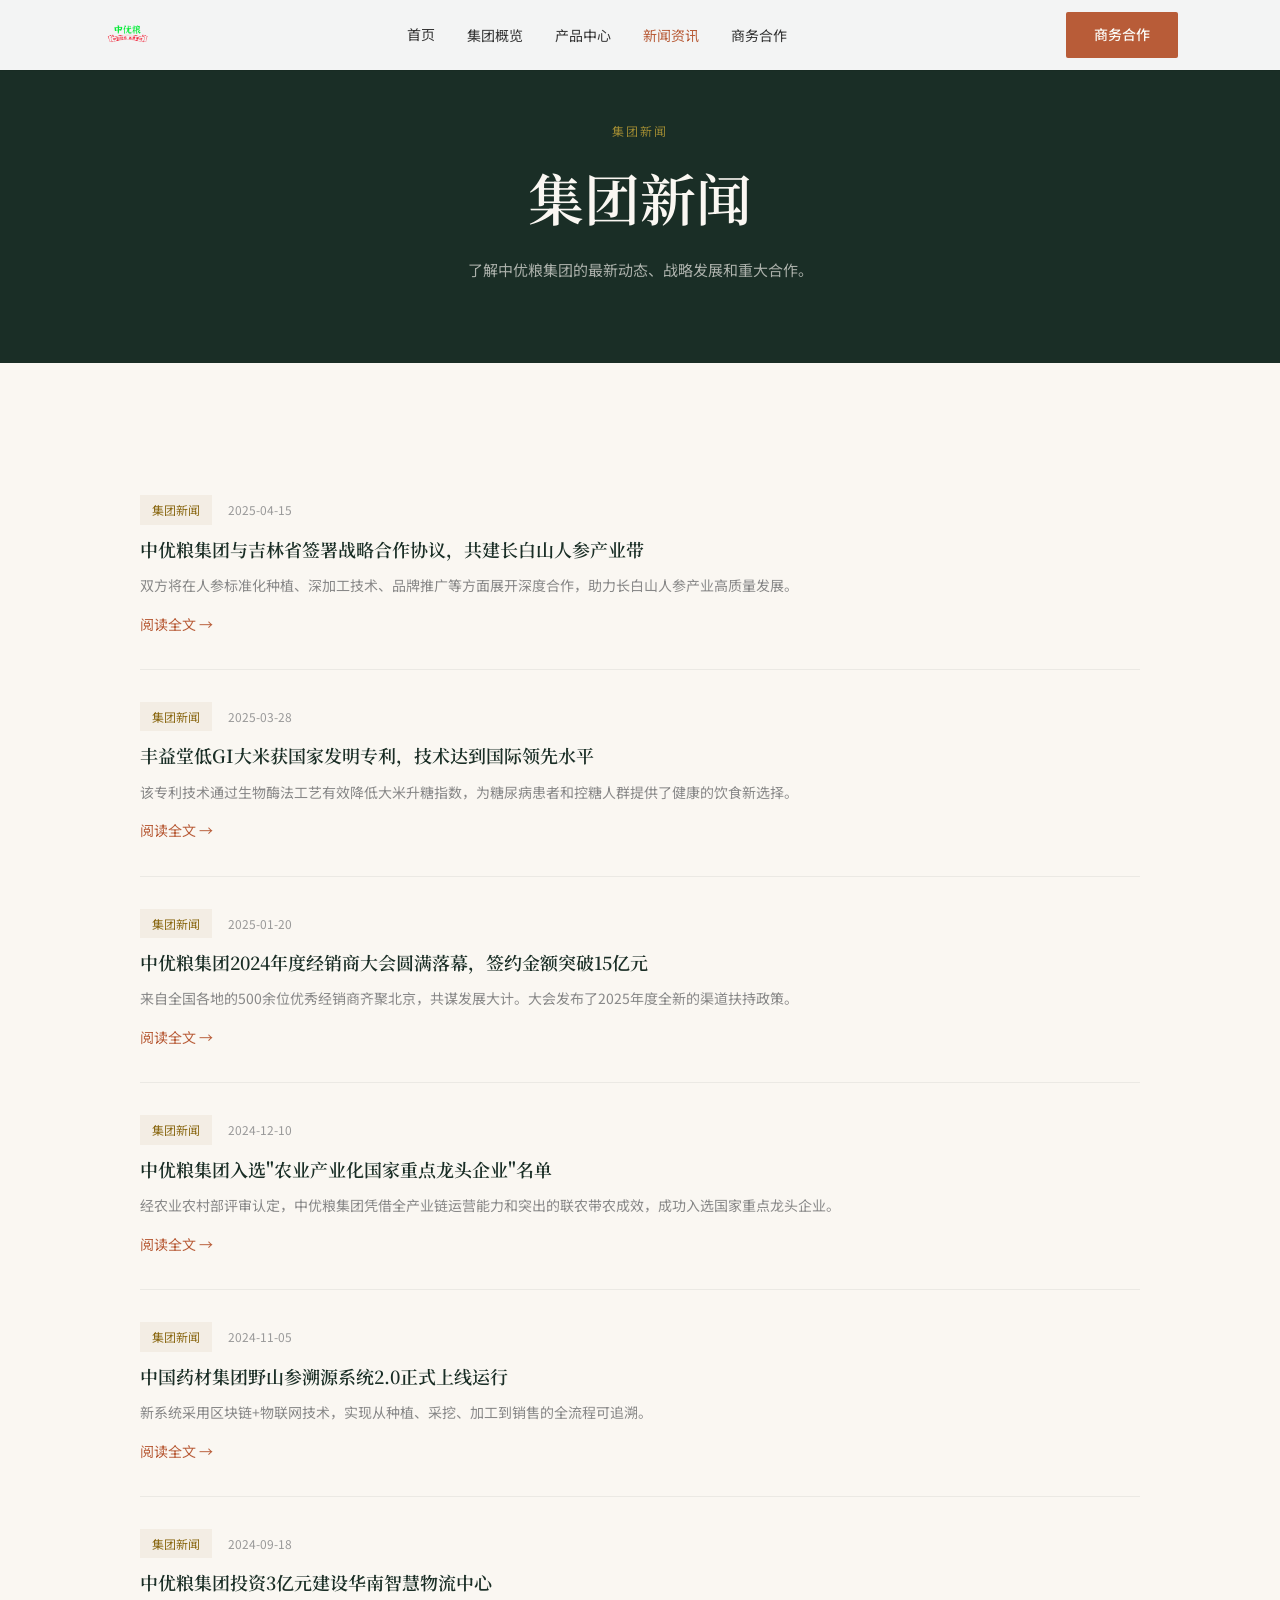
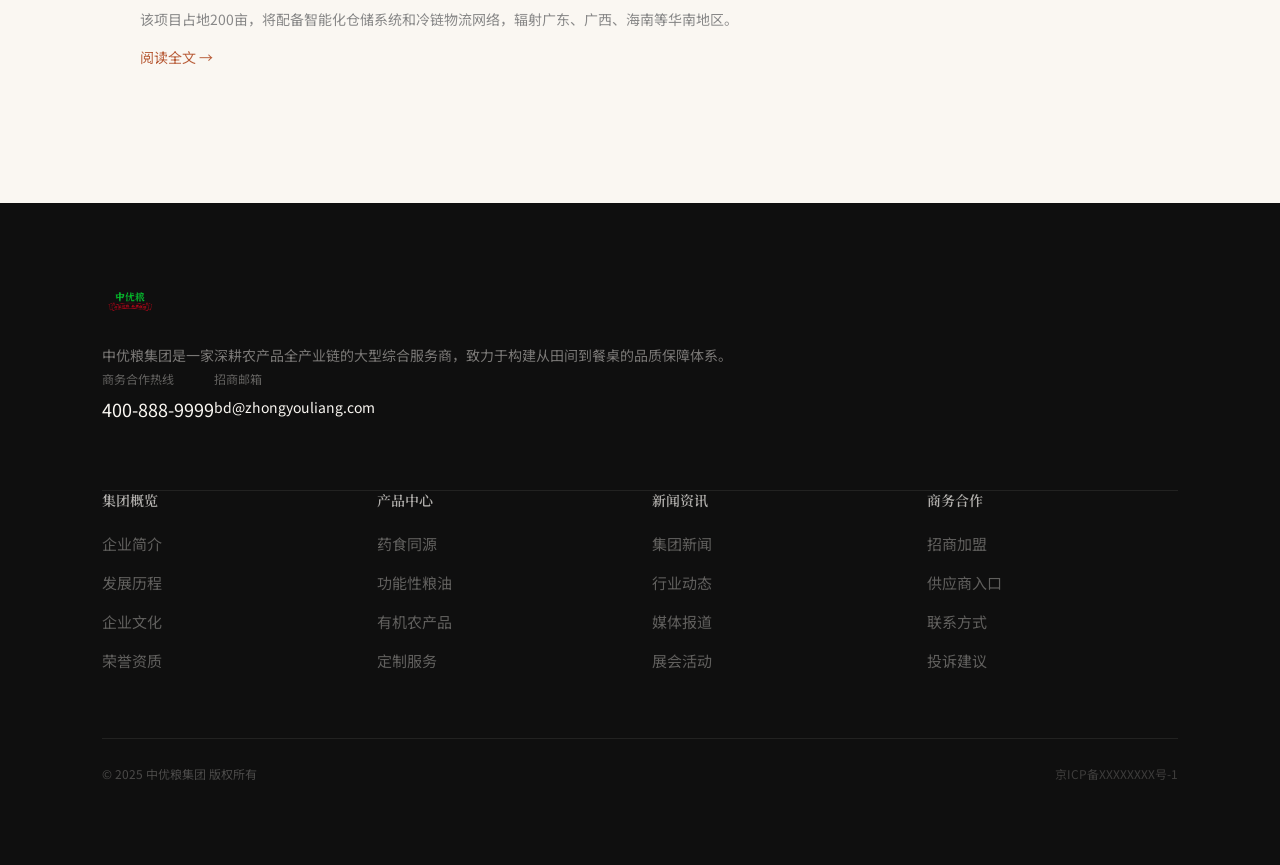
<file: news.html>
<!DOCTYPE html>
<html lang="zh-CN">
<head>
<meta charset="UTF-8">
<meta name="viewport" content="width=device-width, initial-scale=1.0">
<title>集团新闻 - 中优粮集团</title>
<link rel="preconnect" href="https://fonts.googleapis.com">
<link rel="preconnect" href="https://fonts.gstatic.com" crossorigin>
<link href="https://fonts.googleapis.com/css2?family=Noto+Sans+SC:wght@400;500;600&family=Noto+Serif+SC:wght@400;600&display=swap" rel="stylesheet">
<link rel="stylesheet" href="./style.css">
<style>
.dropdown { position: relative; display: inline-block; }
.dropdown-content { display: none; position: absolute; top: 100%; left: 0; background: #fff; min-width: 180px; box-shadow: 0 4px 12px rgba(0,0,0,0.08); z-index: 100; padding: 8px 0; }
.dropdown-content a { display: block; padding: 10px 20px; font-size: 14px; color: #555; border-bottom: none !important; }
.dropdown-content a:hover { background: #F3EDE4; color: #B85C38; }
.dropdown:hover .dropdown-content { display: block; }
@media (max-width: 1024px) { .dropdown-content { position: static; box-shadow: none; display: none; } .dropdown-content.active { display: block; } }
</style>
</head>
<body>
<nav class="navbar scrolled">
  <div class="navbar-inner page-padding">
    <a href="index.html" class="nav-logo"><img src="./images/logo.png" alt="中优粮"></a>
    <div class="nav-links" id="navLinks">
      <a href="index.html">首页</a>
      <div class="dropdown">
        <a href="about.html">集团概览</a>
        <div class="dropdown-content">
          <a href="about.html">企业简介</a>
          <a href="history.html">发展历程</a>
          <a href="culture.html">企业文化</a>
          <a href="honors.html">荣誉资质</a>
        </div>
      </div>
      <div class="dropdown">
        <a href="products-medicine.html">产品中心</a>
        <div class="dropdown-content">
          <a href="products-medicine.html">药食同源</a>
          <a href="products-grain.html">功能性粮油</a>
          <a href="products-organic.html">有机农产品</a>
          <a href="products-custom.html">定制服务</a>
        </div>
      </div>
      <div class="dropdown">
        <a href="news.html">新闻资讯</a>
        <div class="dropdown-content">
          <a href="news.html">集团新闻</a>
          <a href="news.html">行业动态</a>
          <a href="news.html">媒体报道</a>
          <a href="news.html">展会活动</a>
        </div>
      </div>
      <div class="dropdown">
        <a href="cooperation.html">商务合作</a>
        <div class="dropdown-content">
          <a href="cooperation.html">招商加盟</a>
          <a href="supplier.html">供应商入口</a>
          <a href="contact.html">联系方式</a>
          <a href="feedback.html">投诉建议</a>
        </div>
      </div>
    </div>
    <a href="cooperation.html" class="btn-primary nav-btn" style="margin-left:24px;">商务合作</a>
    <button class="mobile-toggle" onclick="document.getElementById('navLinks').classList.toggle('active')">&#9776;</button>
  </div>
</nav>
<section style="background:#1A2E26;padding:120px 0 80px;text-align:center;">
  <div class="page-padding">
    <span style="color:rgba(212,175,55,0.7);font-size:12px;letter-spacing:0.15em;display:block;margin-bottom:16px;">集团新闻</span>
    <h1 class="font-display" style="font-size:clamp(2rem,4.5vw,3.5rem);color:#FAF7F2;margin-bottom:20px;">集团新闻</h1>
    <p style="color:rgba(250,247,242,0.65);max-width:600px;margin:0 auto;font-size:15px;">了解中优粮集团的最新动态、战略发展和重大合作。</p>
  </div>
</section>
<section class="section bg-parchment page-padding">
  <div class="max-w-4xl mx-auto">
    <div style="display:flex;flex-direction:column;">
      <article style="padding:32px 0;border-bottom:1px solid rgba(0,0,0,0.06);">
        <div style="display:flex;align-items:center;gap:16px;margin-bottom:12px;">
          <span style="background:#F3EDE4;color:#8B6914;padding:4px 12px;font-size:12px;">集团新闻</span>
          <span style="font-size:12px;color:#999;">2025-04-15</span>
        </div>
        <h3 style="font-size:18px;color:#1A2E26;margin-bottom:12px;">中优粮集团与吉林省签署战略合作协议，共建长白山人参产业带</h3>
        <p style="font-size:14px;color:#888;margin-bottom:12px;line-height:1.7;">双方将在人参标准化种植、深加工技术、品牌推广等方面展开深度合作，助力长白山人参产业高质量发展。</p>
        <span style="font-size:14px;color:#B85C38;">阅读全文 &rarr;</span>
      </article>
      <article style="padding:32px 0;border-bottom:1px solid rgba(0,0,0,0.06);">
        <div style="display:flex;align-items:center;gap:16px;margin-bottom:12px;">
          <span style="background:#F3EDE4;color:#8B6914;padding:4px 12px;font-size:12px;">集团新闻</span>
          <span style="font-size:12px;color:#999;">2025-03-28</span>
        </div>
        <h3 style="font-size:18px;color:#1A2E26;margin-bottom:12px;">丰益堂低GI大米获国家发明专利，技术达到国际领先水平</h3>
        <p style="font-size:14px;color:#888;margin-bottom:12px;line-height:1.7;">该专利技术通过生物酶法工艺有效降低大米升糖指数，为糖尿病患者和控糖人群提供了健康的饮食新选择。</p>
        <span style="font-size:14px;color:#B85C38;">阅读全文 &rarr;</span>
      </article>
      <article style="padding:32px 0;border-bottom:1px solid rgba(0,0,0,0.06);">
        <div style="display:flex;align-items:center;gap:16px;margin-bottom:12px;">
          <span style="background:#F3EDE4;color:#8B6914;padding:4px 12px;font-size:12px;">集团新闻</span>
          <span style="font-size:12px;color:#999;">2025-01-20</span>
        </div>
        <h3 style="font-size:18px;color:#1A2E26;margin-bottom:12px;">中优粮集团2024年度经销商大会圆满落幕，签约金额突破15亿元</h3>
        <p style="font-size:14px;color:#888;margin-bottom:12px;line-height:1.7;">来自全国各地的500余位优秀经销商齐聚北京，共谋发展大计。大会发布了2025年度全新的渠道扶持政策。</p>
        <span style="font-size:14px;color:#B85C38;">阅读全文 &rarr;</span>
      </article>
      <article style="padding:32px 0;border-bottom:1px solid rgba(0,0,0,0.06);">
        <div style="display:flex;align-items:center;gap:16px;margin-bottom:12px;">
          <span style="background:#F3EDE4;color:#8B6914;padding:4px 12px;font-size:12px;">集团新闻</span>
          <span style="font-size:12px;color:#999;">2024-12-10</span>
        </div>
        <h3 style="font-size:18px;color:#1A2E26;margin-bottom:12px;">中优粮集团入选"农业产业化国家重点龙头企业"名单</h3>
        <p style="font-size:14px;color:#888;margin-bottom:12px;line-height:1.7;">经农业农村部评审认定，中优粮集团凭借全产业链运营能力和突出的联农带农成效，成功入选国家重点龙头企业。</p>
        <span style="font-size:14px;color:#B85C38;">阅读全文 &rarr;</span>
      </article>
      <article style="padding:32px 0;border-bottom:1px solid rgba(0,0,0,0.06);">
        <div style="display:flex;align-items:center;gap:16px;margin-bottom:12px;">
          <span style="background:#F3EDE4;color:#8B6914;padding:4px 12px;font-size:12px;">集团新闻</span>
          <span style="font-size:12px;color:#999;">2024-11-05</span>
        </div>
        <h3 style="font-size:18px;color:#1A2E26;margin-bottom:12px;">中国药材集团野山参溯源系统2.0正式上线运行</h3>
        <p style="font-size:14px;color:#888;margin-bottom:12px;line-height:1.7;">新系统采用区块链+物联网技术，实现从种植、采挖、加工到销售的全流程可追溯。</p>
        <span style="font-size:14px;color:#B85C38;">阅读全文 &rarr;</span>
      </article>
      <article style="padding:32px 0;">
        <div style="display:flex;align-items:center;gap:16px;margin-bottom:12px;">
          <span style="background:#F3EDE4;color:#8B6914;padding:4px 12px;font-size:12px;">集团新闻</span>
          <span style="font-size:12px;color:#999;">2024-09-18</span>
        </div>
        <h3 style="font-size:18px;color:#1A2E26;margin-bottom:12px;">中优粮集团投资3亿元建设华南智慧物流中心</h3>
        <p style="font-size:14px;color:#888;margin-bottom:12px;line-height:1.7;">该项目占地200亩，将配备智能化仓储系统和冷链物流网络，辐射广东、广西、海南等华南地区。</p>
        <span style="font-size:14px;color:#B85C38;">阅读全文 &rarr;</span>
      </article>
    </div>
  </div>
</section>
<footer class="footer">
  <div class="page-padding py-20">
    <div class="max-w-5xl mx-auto">
      <div class="flex flex-col lg:flex-row items-start justify-between gap-10 mb-16">
        <div class="max-w-sm">
          <img src="./images/logo.png" alt="中优粮" style="height:40px;margin-bottom:20px;opacity:0.8;">
          <p style="color:rgba(250,247,242,0.45);font-size:14px;line-height:1.8;">
            中优粮集团是一家深耕农产品全产业链的大型综合服务商，致力于构建从田间到餐桌的品质保障体系。
          </p>
        </div>
        <div class="flex gap-16">
          <div>
            <span style="color:rgba(250,247,242,0.35);font-size:12px;display:block;margin-bottom:4px;">商务合作热线</span>
            <span style="font-size:18px;">400-888-9999</span>
          </div>
          <div>
            <span style="color:rgba(250,247,242,0.35);font-size:12px;display:block;margin-bottom:4px;">招商邮箱</span>
            <span style="font-size:14px;">bd@zhongyouliang.com</span>
          </div>
        </div>
      </div>
      <div class="footer-divider mb-12"></div>
      <div class="grid-4 mb-16" style="gap:24px;">
        <div>
          <h4 style="color:rgba(250,247,242,0.7);font-size:14px;margin-bottom:20px;">集团概览</h4>
          <div style="display:flex;flex-direction:column;gap:12px;">
            <a href="about.html">企业简介</a>
            <a href="history.html">发展历程</a>
            <a href="culture.html">企业文化</a>
            <a href="honors.html">荣誉资质</a>
          </div>
        </div>
        <div>
          <h4 style="color:rgba(250,247,242,0.7);font-size:14px;margin-bottom:20px;">产品中心</h4>
          <div style="display:flex;flex-direction:column;gap:12px;">
            <a href="products-medicine.html">药食同源</a>
            <a href="products-grain.html">功能性粮油</a>
            <a href="products-organic.html">有机农产品</a>
            <a href="products-custom.html">定制服务</a>
          </div>
        </div>
        <div>
          <h4 style="color:rgba(250,247,242,0.7);font-size:14px;margin-bottom:20px;">新闻资讯</h4>
          <div style="display:flex;flex-direction:column;gap:12px;">
            <a href="news.html">集团新闻</a>
            <a href="news.html">行业动态</a>
            <a href="news.html">媒体报道</a>
            <a href="news.html">展会活动</a>
          </div>
        </div>
        <div>
          <h4 style="color:rgba(250,247,242,0.7);font-size:14px;margin-bottom:20px;">商务合作</h4>
          <div style="display:flex;flex-direction:column;gap:12px;">
            <a href="cooperation.html">招商加盟</a>
            <a href="supplier.html">供应商入口</a>
            <a href="contact.html">联系方式</a>
            <a href="feedback.html">投诉建议</a>
          </div>
        </div>
      </div>
      <div class="footer-divider mb-6"></div>
      <div style="display:flex;justify-content:space-between;align-items:center;">
        <p style="color:rgba(250,247,242,0.25);font-size:12px;">&copy; 2025 中优粮集团 版权所有</p>
        <p style="color:rgba(250,247,242,0.2);font-size:12px;">京ICP备XXXXXXXX号-1</p>
      </div>
    </div>
  </div>
</footer>
<script>
// Highlight current nav item
const currentPage = location.pathname.split('/').pop();
document.querySelectorAll('.nav-links > a, .dropdown > a').forEach(a => {
  if (a.getAttribute('href') === currentPage) a.style.color = '#B85C38';
});
</script>
</body>
</html>
</file>
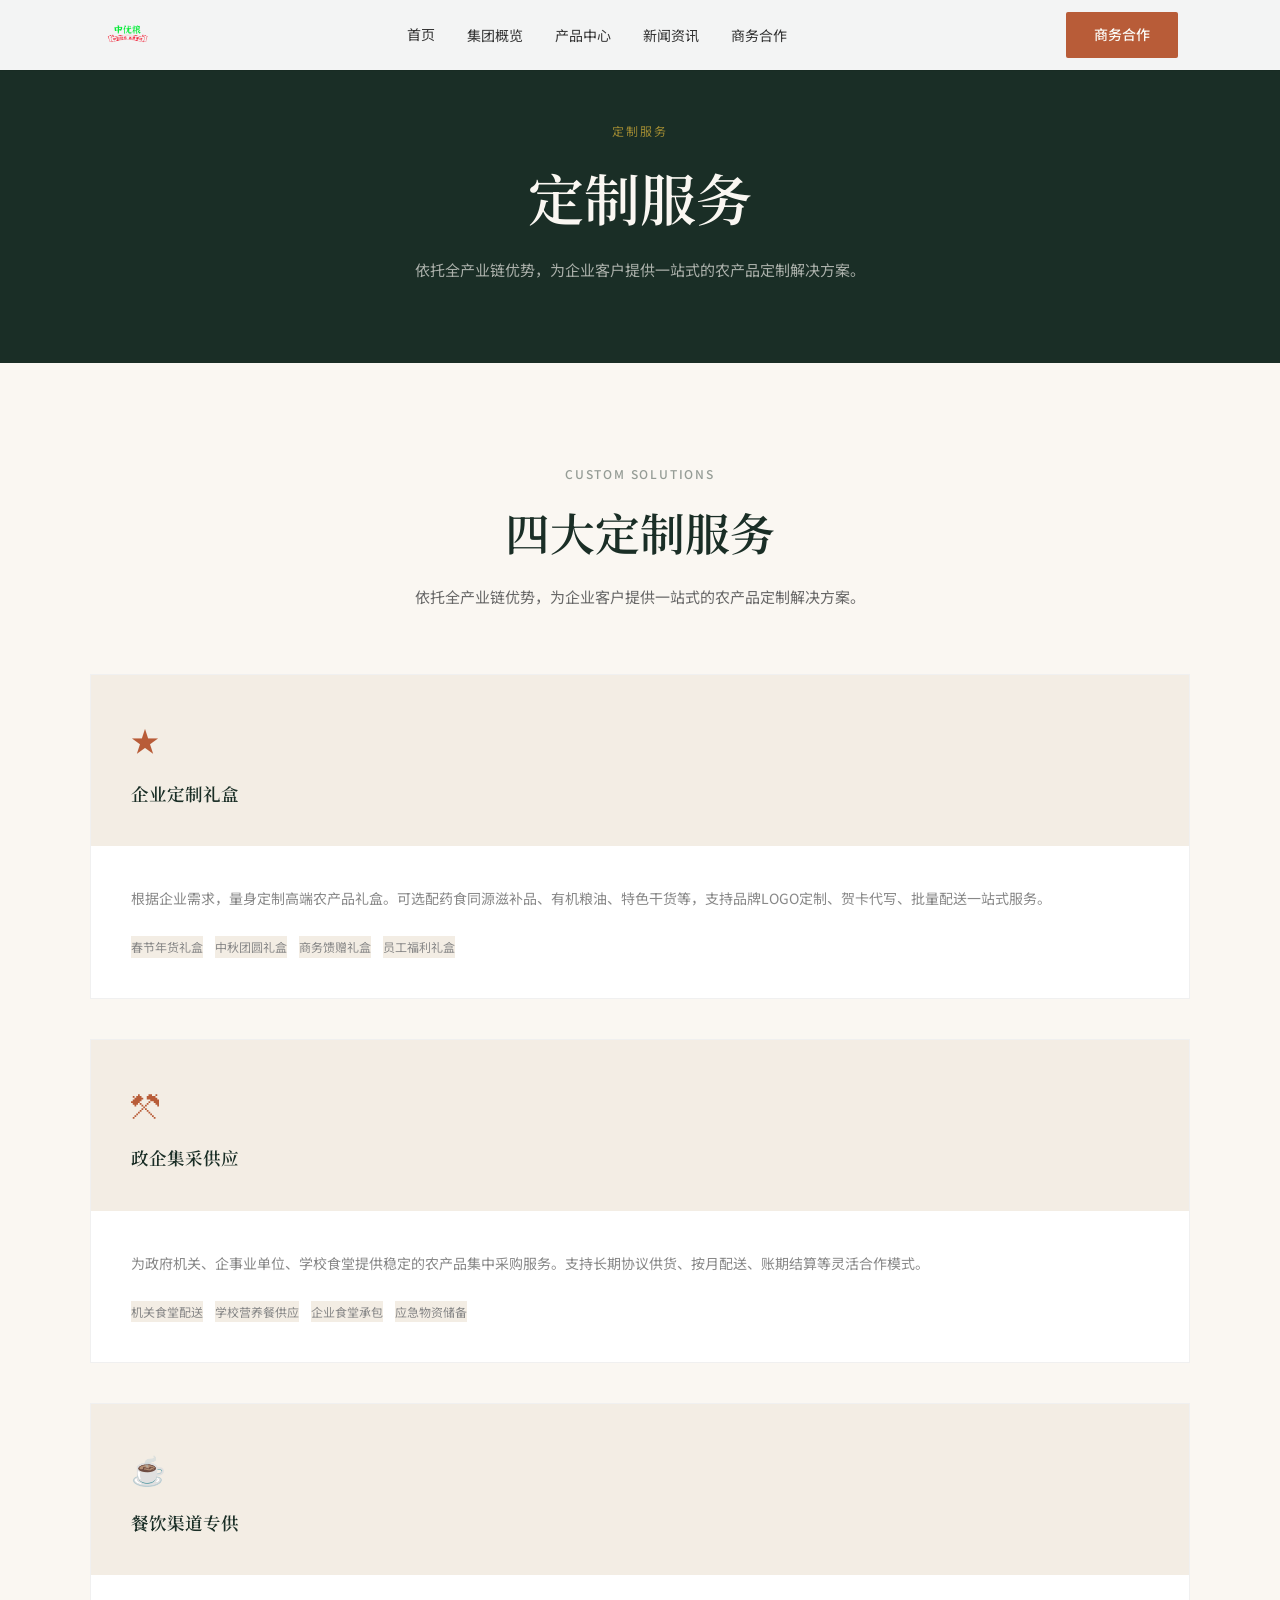
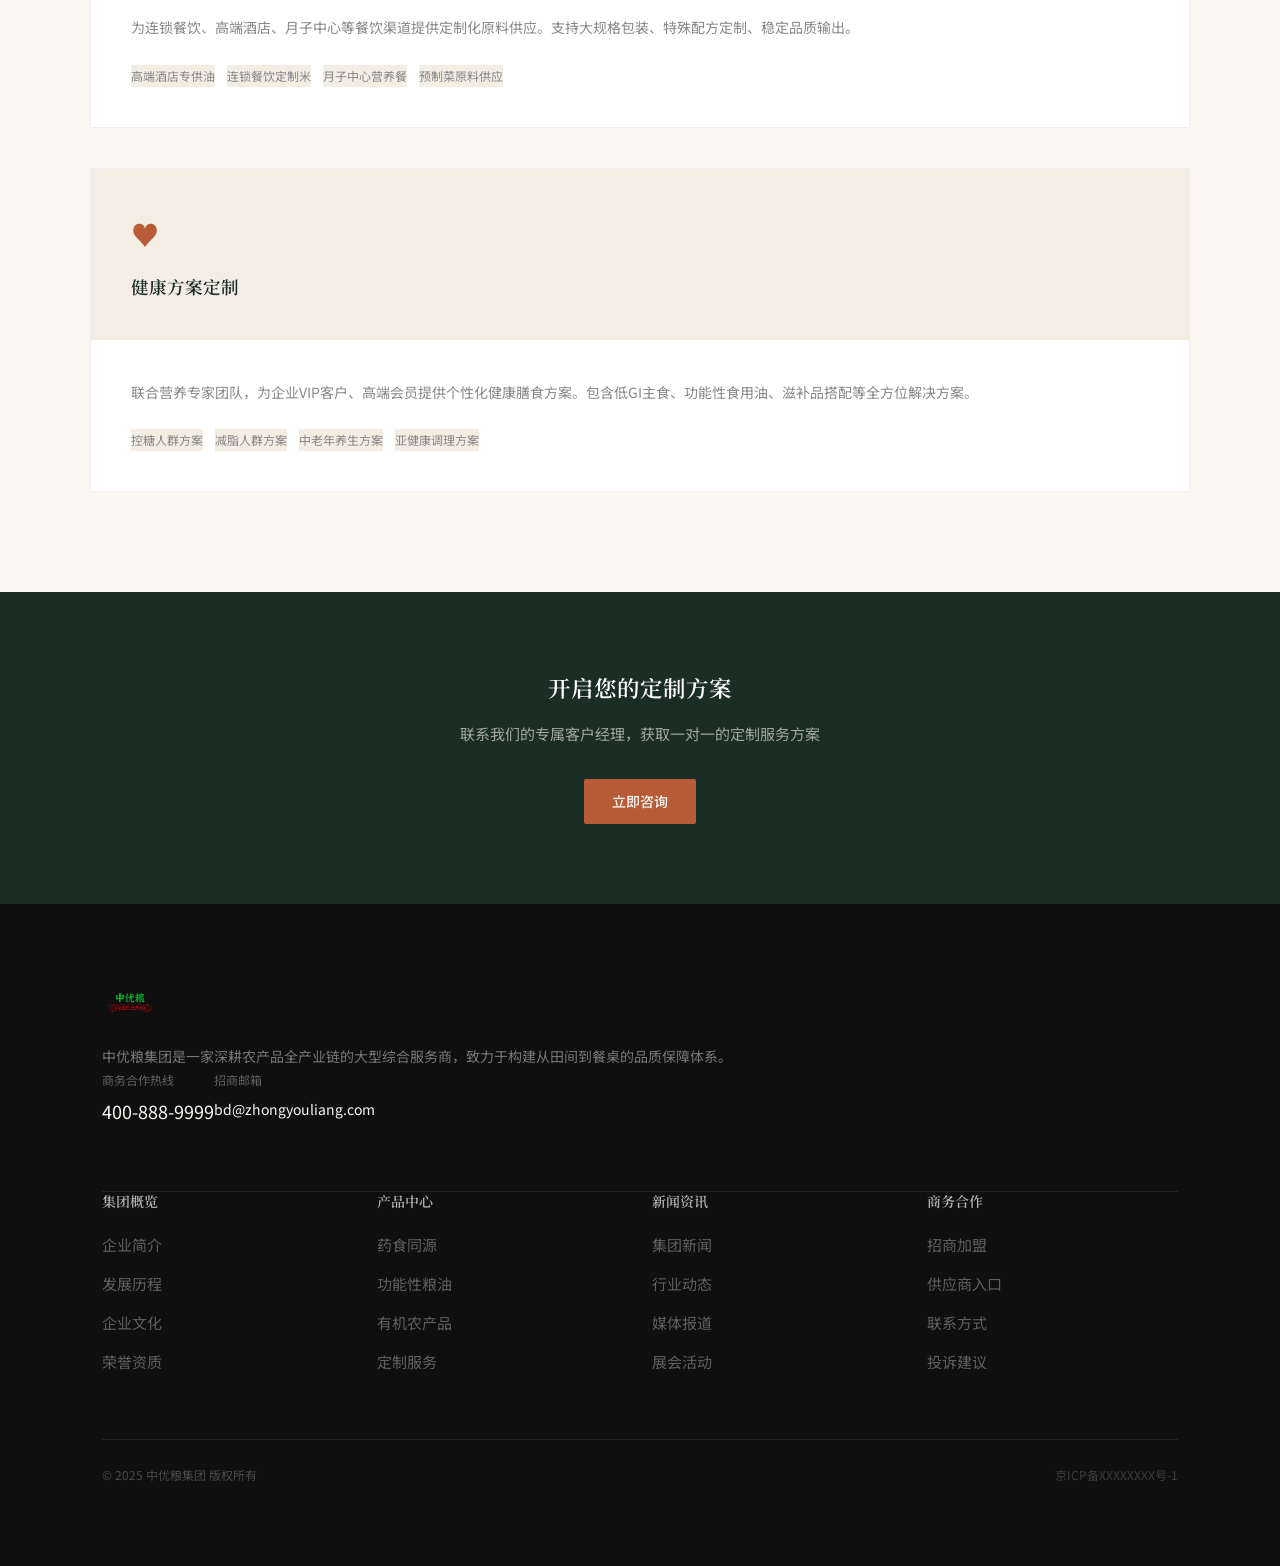
<file: products-custom.html>
<!DOCTYPE html>
<html lang="zh-CN">
<head>
<meta charset="UTF-8">
<meta name="viewport" content="width=device-width, initial-scale=1.0">
<title>定制服务 - 中优粮集团</title>
<link rel="preconnect" href="https://fonts.googleapis.com">
<link rel="preconnect" href="https://fonts.gstatic.com" crossorigin>
<link href="https://fonts.googleapis.com/css2?family=Noto+Sans+SC:wght@400;500;600&family=Noto+Serif+SC:wght@400;600&display=swap" rel="stylesheet">
<link rel="stylesheet" href="./style.css">
<style>
.dropdown { position: relative; display: inline-block; }
.dropdown-content { display: none; position: absolute; top: 100%; left: 0; background: #fff; min-width: 180px; box-shadow: 0 4px 12px rgba(0,0,0,0.08); z-index: 100; padding: 8px 0; }
.dropdown-content a { display: block; padding: 10px 20px; font-size: 14px; color: #555; border-bottom: none !important; }
.dropdown-content a:hover { background: #F3EDE4; color: #B85C38; }
.dropdown:hover .dropdown-content { display: block; }
@media (max-width: 1024px) { .dropdown-content { position: static; box-shadow: none; display: none; } .dropdown-content.active { display: block; } }
</style>
</head>
<body>
<nav class="navbar scrolled">
  <div class="navbar-inner page-padding">
    <a href="index.html" class="nav-logo"><img src="./images/logo.png" alt="中优粮"></a>
    <div class="nav-links" id="navLinks">
      <a href="index.html">首页</a>
      <div class="dropdown">
        <a href="about.html">集团概览</a>
        <div class="dropdown-content">
          <a href="about.html">企业简介</a>
          <a href="history.html">发展历程</a>
          <a href="culture.html">企业文化</a>
          <a href="honors.html">荣誉资质</a>
        </div>
      </div>
      <div class="dropdown">
        <a href="products-medicine.html">产品中心</a>
        <div class="dropdown-content">
          <a href="products-medicine.html">药食同源</a>
          <a href="products-grain.html">功能性粮油</a>
          <a href="products-organic.html">有机农产品</a>
          <a href="products-custom.html">定制服务</a>
        </div>
      </div>
      <div class="dropdown">
        <a href="news.html">新闻资讯</a>
        <div class="dropdown-content">
          <a href="news.html">集团新闻</a>
          <a href="news.html">行业动态</a>
          <a href="news.html">媒体报道</a>
          <a href="news.html">展会活动</a>
        </div>
      </div>
      <div class="dropdown">
        <a href="cooperation.html">商务合作</a>
        <div class="dropdown-content">
          <a href="cooperation.html">招商加盟</a>
          <a href="supplier.html">供应商入口</a>
          <a href="contact.html">联系方式</a>
          <a href="feedback.html">投诉建议</a>
        </div>
      </div>
    </div>
    <a href="cooperation.html" class="btn-primary nav-btn" style="margin-left:24px;">商务合作</a>
    <button class="mobile-toggle" onclick="document.getElementById('navLinks').classList.toggle('active')">&#9776;</button>
  </div>
</nav>
<section style="background:#1A2E26;padding:120px 0 80px;text-align:center;">
  <div class="page-padding">
    <span style="color:rgba(212,175,55,0.7);font-size:12px;letter-spacing:0.15em;display:block;margin-bottom:16px;">定制服务</span>
    <h1 class="font-display" style="font-size:clamp(2rem,4.5vw,3.5rem);color:#FAF7F2;margin-bottom:20px;">定制服务</h1>
    <p style="color:rgba(250,247,242,0.65);max-width:600px;margin:0 auto;font-size:15px;">依托全产业链优势，为企业客户提供一站式的农产品定制解决方案。</p>
  </div>
</section>
<section class="section bg-parchment page-padding">
  <div class="max-w-5xl mx-auto">
    <div class="text-center mb-16">
      <span class="section-label">Custom Solutions</span>
      <h2 class="section-title">四大定制服务</h2>
      <p class="section-subtitle">依托全产业链优势，为企业客户提供一站式的农产品定制解决方案。</p>
    </div>
    <div style="display:flex;flex-direction:column;gap:40px;">
      <div class="bg-white" style="border:1px solid rgba(0,0,0,0.06);overflow:hidden;">
        <div style="display:flex;flex-direction:column;">
          <div class="bg-parchment-dark p-10"><div style="font-size:28px;color:#B85C38;margin-bottom:16px;">&#9733;</div><h3 class="font-display text-xl">企业定制礼盒</h3></div>
          <div class="p-10">
            <p class="text-gray text-sm leading-relaxed mb-6">根据企业需求，量身定制高端农产品礼盒。可选配药食同源滋补品、有机粮油、特色干货等，支持品牌LOGO定制、贺卡代写、批量配送一站式服务。</p>
            <div style="display:flex;flex-wrap:wrap;gap:12px;">
              <span class="px-4 py-2 text-xs bg-parchment-dark text-gray">春节年货礼盒</span>
              <span class="px-4 py-2 text-xs bg-parchment-dark text-gray">中秋团圆礼盒</span>
              <span class="px-4 py-2 text-xs bg-parchment-dark text-gray">商务馈赠礼盒</span>
              <span class="px-4 py-2 text-xs bg-parchment-dark text-gray">员工福利礼盒</span>
            </div>
          </div>
        </div>
      </div>
      <div class="bg-white" style="border:1px solid rgba(0,0,0,0.06);overflow:hidden;">
        <div style="display:flex;flex-direction:column;">
          <div class="bg-parchment-dark p-10"><div style="font-size:28px;color:#B85C38;margin-bottom:16px;">&#9874;</div><h3 class="font-display text-xl">政企集采供应</h3></div>
          <div class="p-10">
            <p class="text-gray text-sm leading-relaxed mb-6">为政府机关、企事业单位、学校食堂提供稳定的农产品集中采购服务。支持长期协议供货、按月配送、账期结算等灵活合作模式。</p>
            <div style="display:flex;flex-wrap:wrap;gap:12px;">
              <span class="px-4 py-2 text-xs bg-parchment-dark text-gray">机关食堂配送</span>
              <span class="px-4 py-2 text-xs bg-parchment-dark text-gray">学校营养餐供应</span>
              <span class="px-4 py-2 text-xs bg-parchment-dark text-gray">企业食堂承包</span>
              <span class="px-4 py-2 text-xs bg-parchment-dark text-gray">应急物资储备</span>
            </div>
          </div>
        </div>
      </div>
      <div class="bg-white" style="border:1px solid rgba(0,0,0,0.06);overflow:hidden;">
        <div style="display:flex;flex-direction:column;">
          <div class="bg-parchment-dark p-10"><div style="font-size:28px;color:#B85C38;margin-bottom:16px;">&#9749;</div><h3 class="font-display text-xl">餐饮渠道专供</h3></div>
          <div class="p-10">
            <p class="text-gray text-sm leading-relaxed mb-6">为连锁餐饮、高端酒店、月子中心等餐饮渠道提供定制化原料供应。支持大规格包装、特殊配方定制、稳定品质输出。</p>
            <div style="display:flex;flex-wrap:wrap;gap:12px;">
              <span class="px-4 py-2 text-xs bg-parchment-dark text-gray">高端酒店专供油</span>
              <span class="px-4 py-2 text-xs bg-parchment-dark text-gray">连锁餐饮定制米</span>
              <span class="px-4 py-2 text-xs bg-parchment-dark text-gray">月子中心营养餐</span>
              <span class="px-4 py-2 text-xs bg-parchment-dark text-gray">预制菜原料供应</span>
            </div>
          </div>
        </div>
      </div>
      <div class="bg-white" style="border:1px solid rgba(0,0,0,0.06);overflow:hidden;">
        <div style="display:flex;flex-direction:column;">
          <div class="bg-parchment-dark p-10"><div style="font-size:28px;color:#B85C38;margin-bottom:16px;">&#9829;</div><h3 class="font-display text-xl">健康方案定制</h3></div>
          <div class="p-10">
            <p class="text-gray text-sm leading-relaxed mb-6">联合营养专家团队，为企业VIP客户、高端会员提供个性化健康膳食方案。包含低GI主食、功能性食用油、滋补品搭配等全方位解决方案。</p>
            <div style="display:flex;flex-wrap:wrap;gap:12px;">
              <span class="px-4 py-2 text-xs bg-parchment-dark text-gray">控糖人群方案</span>
              <span class="px-4 py-2 text-xs bg-parchment-dark text-gray">减脂人群方案</span>
              <span class="px-4 py-2 text-xs bg-parchment-dark text-gray">中老年养生方案</span>
              <span class="px-4 py-2 text-xs bg-parchment-dark text-gray">亚健康调理方案</span>
            </div>
          </div>
        </div>
      </div>
    </div>
  </div>
</section>

<section style="background:#1A2E26;padding:80px 0;">
  <div class="page-padding">
    <div class="max-w-3xl mx-auto text-center">
      <h2 class="font-display text-2xl text-white mb-4">开启您的定制方案</h2>
      <p style="color:rgba(250,247,242,0.6);font-size:15px;margin-bottom:32px;">联系我们的专属客户经理，获取一对一的定制服务方案</p>
      <a href="contact.html" class="btn-primary">立即咨询</a>
    </div>
  </div>
</section>
<footer class="footer">
  <div class="page-padding py-20">
    <div class="max-w-5xl mx-auto">
      <div class="flex flex-col lg:flex-row items-start justify-between gap-10 mb-16">
        <div class="max-w-sm">
          <img src="./images/logo.png" alt="中优粮" style="height:40px;margin-bottom:20px;opacity:0.8;">
          <p style="color:rgba(250,247,242,0.45);font-size:14px;line-height:1.8;">
            中优粮集团是一家深耕农产品全产业链的大型综合服务商，致力于构建从田间到餐桌的品质保障体系。
          </p>
        </div>
        <div class="flex gap-16">
          <div>
            <span style="color:rgba(250,247,242,0.35);font-size:12px;display:block;margin-bottom:4px;">商务合作热线</span>
            <span style="font-size:18px;">400-888-9999</span>
          </div>
          <div>
            <span style="color:rgba(250,247,242,0.35);font-size:12px;display:block;margin-bottom:4px;">招商邮箱</span>
            <span style="font-size:14px;">bd@zhongyouliang.com</span>
          </div>
        </div>
      </div>
      <div class="footer-divider mb-12"></div>
      <div class="grid-4 mb-16" style="gap:24px;">
        <div>
          <h4 style="color:rgba(250,247,242,0.7);font-size:14px;margin-bottom:20px;">集团概览</h4>
          <div style="display:flex;flex-direction:column;gap:12px;">
            <a href="about.html">企业简介</a>
            <a href="history.html">发展历程</a>
            <a href="culture.html">企业文化</a>
            <a href="honors.html">荣誉资质</a>
          </div>
        </div>
        <div>
          <h4 style="color:rgba(250,247,242,0.7);font-size:14px;margin-bottom:20px;">产品中心</h4>
          <div style="display:flex;flex-direction:column;gap:12px;">
            <a href="products-medicine.html">药食同源</a>
            <a href="products-grain.html">功能性粮油</a>
            <a href="products-organic.html">有机农产品</a>
            <a href="products-custom.html">定制服务</a>
          </div>
        </div>
        <div>
          <h4 style="color:rgba(250,247,242,0.7);font-size:14px;margin-bottom:20px;">新闻资讯</h4>
          <div style="display:flex;flex-direction:column;gap:12px;">
            <a href="news.html">集团新闻</a>
            <a href="news.html">行业动态</a>
            <a href="news.html">媒体报道</a>
            <a href="news.html">展会活动</a>
          </div>
        </div>
        <div>
          <h4 style="color:rgba(250,247,242,0.7);font-size:14px;margin-bottom:20px;">商务合作</h4>
          <div style="display:flex;flex-direction:column;gap:12px;">
            <a href="cooperation.html">招商加盟</a>
            <a href="supplier.html">供应商入口</a>
            <a href="contact.html">联系方式</a>
            <a href="feedback.html">投诉建议</a>
          </div>
        </div>
      </div>
      <div class="footer-divider mb-6"></div>
      <div style="display:flex;justify-content:space-between;align-items:center;">
        <p style="color:rgba(250,247,242,0.25);font-size:12px;">&copy; 2025 中优粮集团 版权所有</p>
        <p style="color:rgba(250,247,242,0.2);font-size:12px;">京ICP备XXXXXXXX号-1</p>
      </div>
    </div>
  </div>
</footer>
<script>
// Highlight current nav item
const currentPage = location.pathname.split('/').pop();
document.querySelectorAll('.nav-links > a, .dropdown > a').forEach(a => {
  if (a.getAttribute('href') === currentPage) a.style.color = '#B85C38';
});
</script>
</body>
</html>
</file>
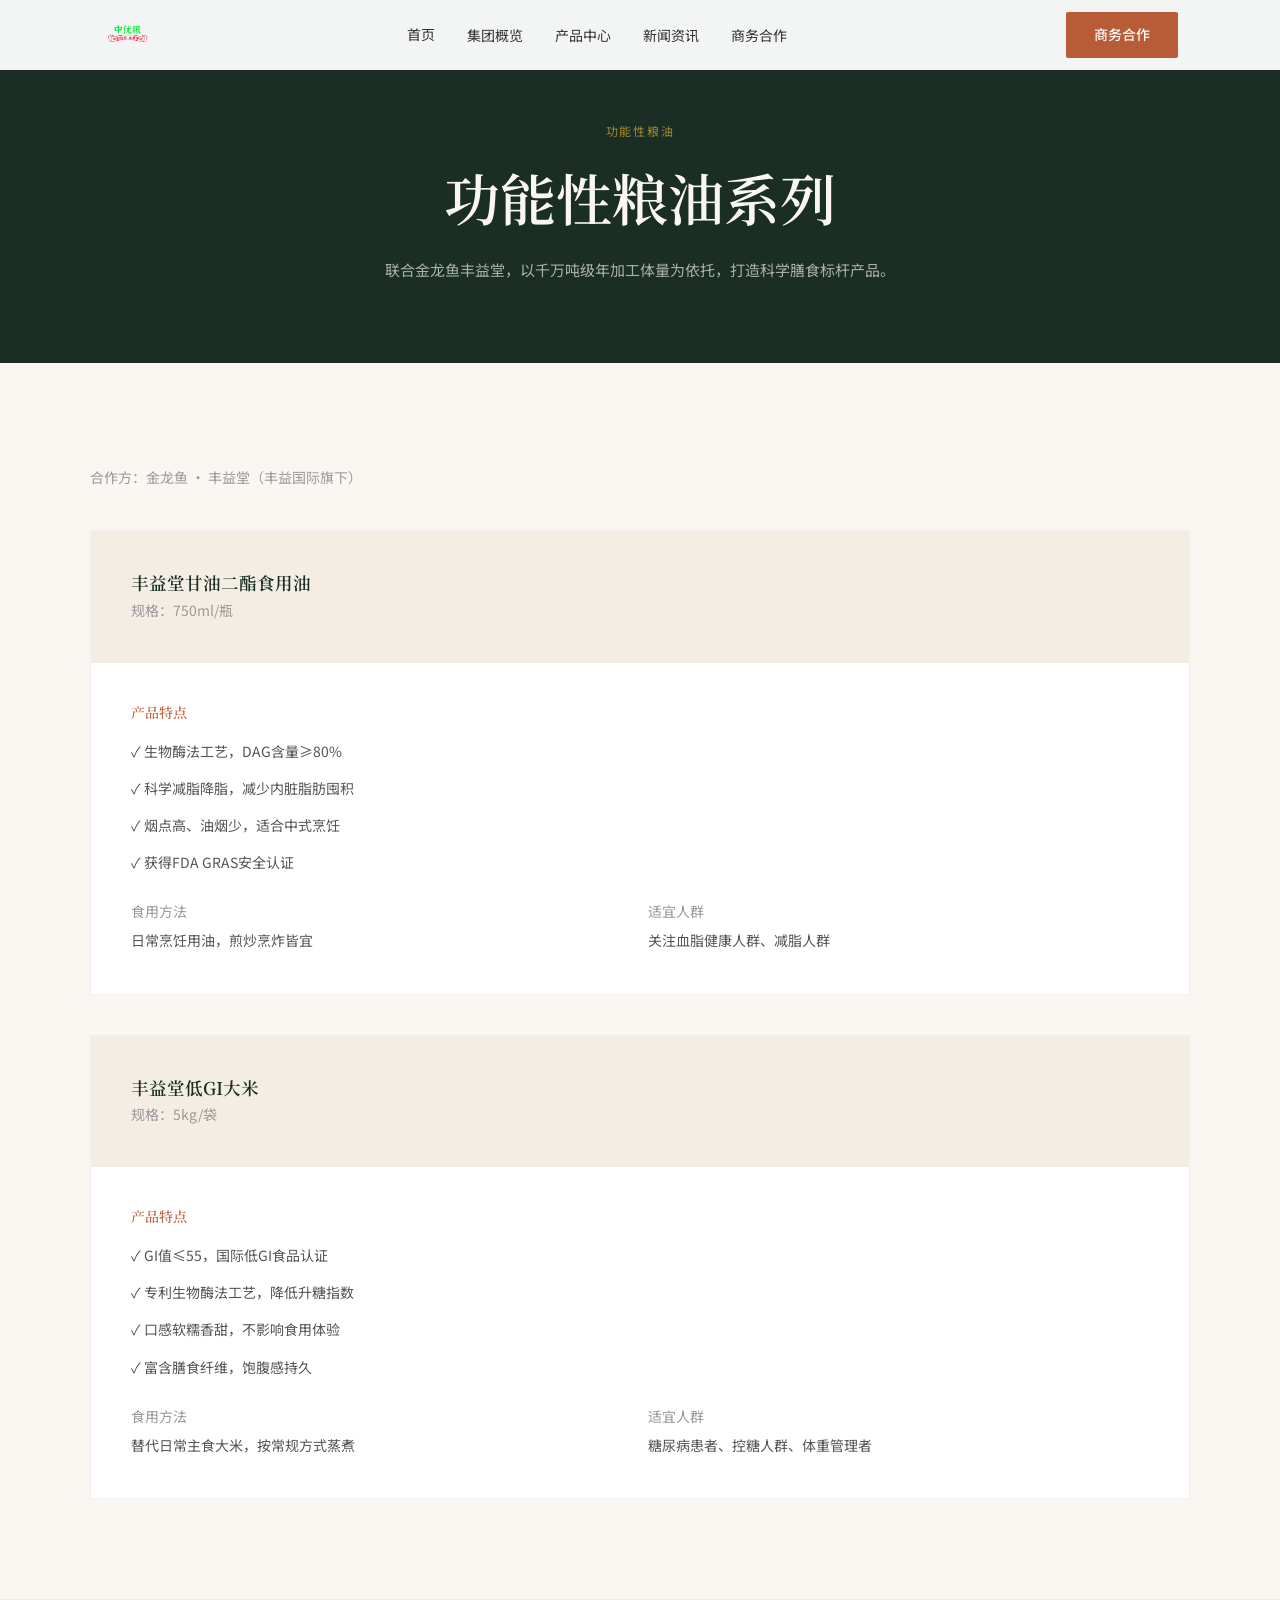
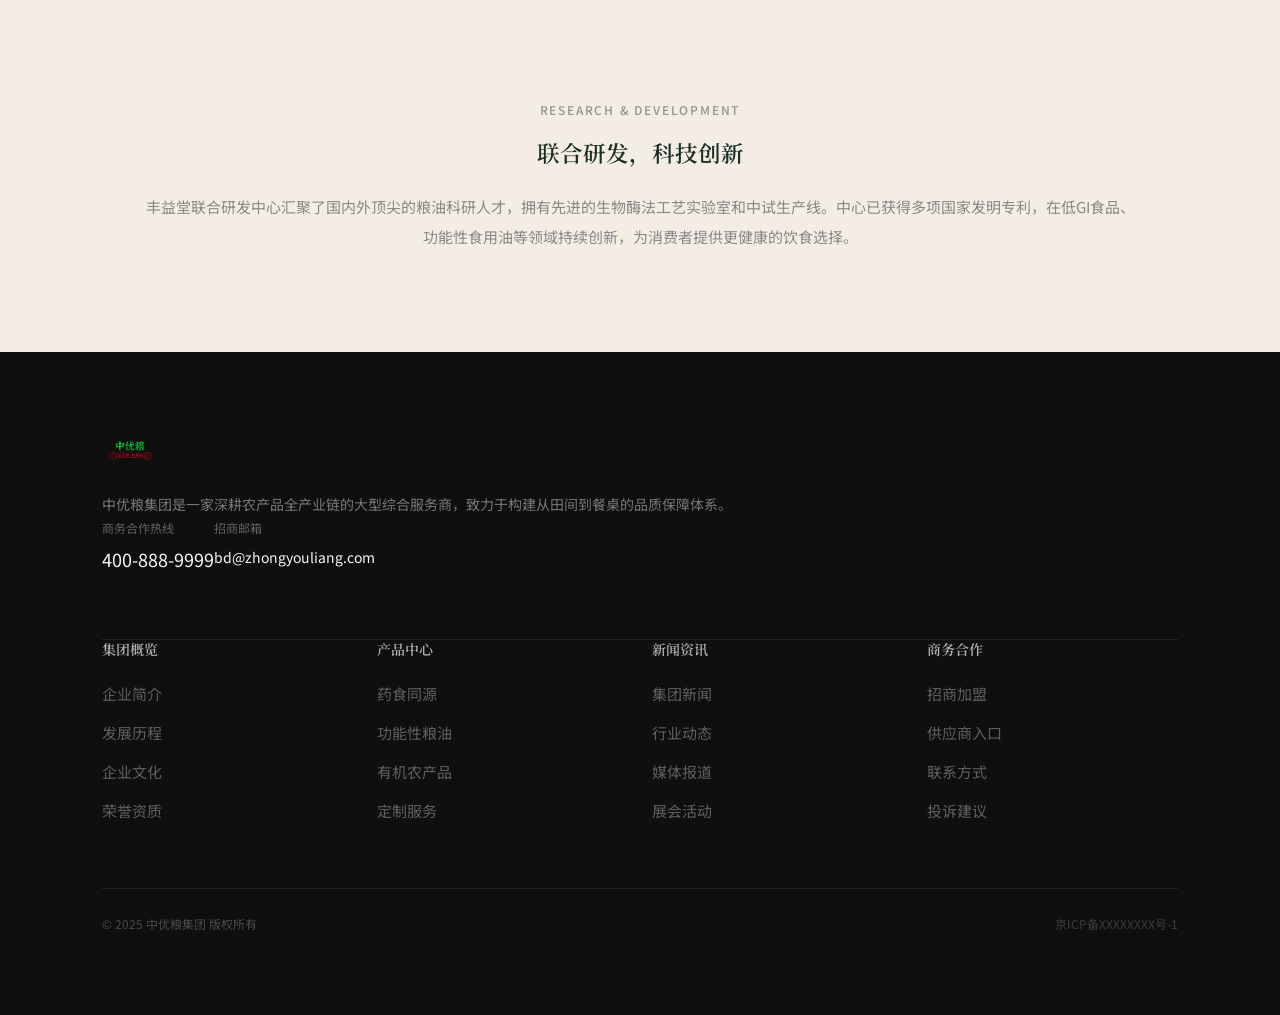
<file: products-grain.html>
<!DOCTYPE html>
<html lang="zh-CN">
<head>
<meta charset="UTF-8">
<meta name="viewport" content="width=device-width, initial-scale=1.0">
<title>功能性粮油 - 中优粮集团</title>
<link rel="preconnect" href="https://fonts.googleapis.com">
<link rel="preconnect" href="https://fonts.gstatic.com" crossorigin>
<link href="https://fonts.googleapis.com/css2?family=Noto+Sans+SC:wght@400;500;600&family=Noto+Serif+SC:wght@400;600&display=swap" rel="stylesheet">
<link rel="stylesheet" href="./style.css">
<style>
.dropdown { position: relative; display: inline-block; }
.dropdown-content { display: none; position: absolute; top: 100%; left: 0; background: #fff; min-width: 180px; box-shadow: 0 4px 12px rgba(0,0,0,0.08); z-index: 100; padding: 8px 0; }
.dropdown-content a { display: block; padding: 10px 20px; font-size: 14px; color: #555; border-bottom: none !important; }
.dropdown-content a:hover { background: #F3EDE4; color: #B85C38; }
.dropdown:hover .dropdown-content { display: block; }
@media (max-width: 1024px) { .dropdown-content { position: static; box-shadow: none; display: none; } .dropdown-content.active { display: block; } }
</style>
</head>
<body>
<nav class="navbar scrolled">
  <div class="navbar-inner page-padding">
    <a href="index.html" class="nav-logo"><img src="./images/logo.png" alt="中优粮"></a>
    <div class="nav-links" id="navLinks">
      <a href="index.html">首页</a>
      <div class="dropdown">
        <a href="about.html">集团概览</a>
        <div class="dropdown-content">
          <a href="about.html">企业简介</a>
          <a href="history.html">发展历程</a>
          <a href="culture.html">企业文化</a>
          <a href="honors.html">荣誉资质</a>
        </div>
      </div>
      <div class="dropdown">
        <a href="products-medicine.html">产品中心</a>
        <div class="dropdown-content">
          <a href="products-medicine.html">药食同源</a>
          <a href="products-grain.html">功能性粮油</a>
          <a href="products-organic.html">有机农产品</a>
          <a href="products-custom.html">定制服务</a>
        </div>
      </div>
      <div class="dropdown">
        <a href="news.html">新闻资讯</a>
        <div class="dropdown-content">
          <a href="news.html">集团新闻</a>
          <a href="news.html">行业动态</a>
          <a href="news.html">媒体报道</a>
          <a href="news.html">展会活动</a>
        </div>
      </div>
      <div class="dropdown">
        <a href="cooperation.html">商务合作</a>
        <div class="dropdown-content">
          <a href="cooperation.html">招商加盟</a>
          <a href="supplier.html">供应商入口</a>
          <a href="contact.html">联系方式</a>
          <a href="feedback.html">投诉建议</a>
        </div>
      </div>
    </div>
    <a href="cooperation.html" class="btn-primary nav-btn" style="margin-left:24px;">商务合作</a>
    <button class="mobile-toggle" onclick="document.getElementById('navLinks').classList.toggle('active')">&#9776;</button>
  </div>
</nav>
<section style="background:#1A2E26;padding:120px 0 80px;text-align:center;">
  <div class="page-padding">
    <span style="color:rgba(212,175,55,0.7);font-size:12px;letter-spacing:0.15em;display:block;margin-bottom:16px;">功能性粮油</span>
    <h1 class="font-display" style="font-size:clamp(2rem,4.5vw,3.5rem);color:#FAF7F2;margin-bottom:20px;">功能性粮油系列</h1>
    <p style="color:rgba(250,247,242,0.65);max-width:600px;margin:0 auto;font-size:15px;">联合金龙鱼丰益堂，以千万吨级年加工体量为依托，打造科学膳食标杆产品。</p>
  </div>
</section>
<section class="section bg-parchment page-padding">
  <div class="max-w-5xl mx-auto">
    <div class="mb-10"><span style="font-size:14px;color:#999;">合作方：金龙鱼 · 丰益堂（丰益国际旗下）</span></div>
    <div style="display:flex;flex-direction:column;gap:40px;">
      <div class="bg-white" style="border:1px solid rgba(0,0,0,0.06);overflow:hidden;">
        <div style="display:flex;flex-direction:column;">
          <div class="bg-parchment-dark p-10"><h3 class="font-display text-2xl mb-2">丰益堂甘油二酯食用油</h3><span style="font-size:14px;color:#999;">规格：750ml/瓶</span></div>
          <div class="p-10">
            <h4 style="font-size:14px;font-weight:500;color:#B85C38;margin-bottom:16px;">产品特点</h4>
            <ul style="list-style:none;padding:0;margin:0 0 24px 0;display:flex;flex-direction:column;gap:12px;">
              <li style="font-size:14px;color:#555;">&#10003; 生物酶法工艺，DAG含量&ge;80%</li>
              <li style="font-size:14px;color:#555;">&#10003; 科学减脂降脂，减少内脏脂肪囤积</li>
              <li style="font-size:14px;color:#555;">&#10003; 烟点高、油烟少，适合中式烹饪</li>
              <li style="font-size:14px;color:#555;">&#10003; 获得FDA GRAS安全认证</li>
            </ul>
            <div class="grid-2" style="gap:16px;font-size:14px;">
              <div><span style="color:#999;display:block;margin-bottom:4px;">食用方法</span><span style="color:#555;">日常烹饪用油，煎炒烹炸皆宜</span></div>
              <div><span style="color:#999;display:block;margin-bottom:4px;">适宜人群</span><span style="color:#555;">关注血脂健康人群、减脂人群</span></div>
            </div>
          </div>
        </div>
      </div>
      <div class="bg-white" style="border:1px solid rgba(0,0,0,0.06);overflow:hidden;">
        <div style="display:flex;flex-direction:column;">
          <div class="bg-parchment-dark p-10"><h3 class="font-display text-2xl mb-2">丰益堂低GI大米</h3><span style="font-size:14px;color:#999;">规格：5kg/袋</span></div>
          <div class="p-10">
            <h4 style="font-size:14px;font-weight:500;color:#B85C38;margin-bottom:16px;">产品特点</h4>
            <ul style="list-style:none;padding:0;margin:0 0 24px 0;display:flex;flex-direction:column;gap:12px;">
              <li style="font-size:14px;color:#555;">&#10003; GI值&le;55，国际低GI食品认证</li>
              <li style="font-size:14px;color:#555;">&#10003; 专利生物酶法工艺，降低升糖指数</li>
              <li style="font-size:14px;color:#555;">&#10003; 口感软糯香甜，不影响食用体验</li>
              <li style="font-size:14px;color:#555;">&#10003; 富含膳食纤维，饱腹感持久</li>
            </ul>
            <div class="grid-2" style="gap:16px;font-size:14px;">
              <div><span style="color:#999;display:block;margin-bottom:4px;">食用方法</span><span style="color:#555;">替代日常主食大米，按常规方式蒸煮</span></div>
              <div><span style="color:#999;display:block;margin-bottom:4px;">适宜人群</span><span style="color:#555;">糖尿病患者、控糖人群、体重管理者</span></div>
            </div>
          </div>
        </div>
      </div>
    </div>
  </div>
</section>

<section class="section bg-parchment-dark page-padding">
  <div class="max-w-4xl mx-auto text-center">
    <span class="section-label">Research & Development</span>
    <h2 class="font-display text-2xl mb-6">联合研发，科技创新</h2>
    <p class="text-gray leading-loose" style="font-size:15px;">
      丰益堂联合研发中心汇聚了国内外顶尖的粮油科研人才，拥有先进的生物酶法工艺实验室和中试生产线。中心已获得多项国家发明专利，在低GI食品、功能性食用油等领域持续创新，为消费者提供更健康的饮食选择。
    </p>
  </div>
</section>
<footer class="footer">
  <div class="page-padding py-20">
    <div class="max-w-5xl mx-auto">
      <div class="flex flex-col lg:flex-row items-start justify-between gap-10 mb-16">
        <div class="max-w-sm">
          <img src="./images/logo.png" alt="中优粮" style="height:40px;margin-bottom:20px;opacity:0.8;">
          <p style="color:rgba(250,247,242,0.45);font-size:14px;line-height:1.8;">
            中优粮集团是一家深耕农产品全产业链的大型综合服务商，致力于构建从田间到餐桌的品质保障体系。
          </p>
        </div>
        <div class="flex gap-16">
          <div>
            <span style="color:rgba(250,247,242,0.35);font-size:12px;display:block;margin-bottom:4px;">商务合作热线</span>
            <span style="font-size:18px;">400-888-9999</span>
          </div>
          <div>
            <span style="color:rgba(250,247,242,0.35);font-size:12px;display:block;margin-bottom:4px;">招商邮箱</span>
            <span style="font-size:14px;">bd@zhongyouliang.com</span>
          </div>
        </div>
      </div>
      <div class="footer-divider mb-12"></div>
      <div class="grid-4 mb-16" style="gap:24px;">
        <div>
          <h4 style="color:rgba(250,247,242,0.7);font-size:14px;margin-bottom:20px;">集团概览</h4>
          <div style="display:flex;flex-direction:column;gap:12px;">
            <a href="about.html">企业简介</a>
            <a href="history.html">发展历程</a>
            <a href="culture.html">企业文化</a>
            <a href="honors.html">荣誉资质</a>
          </div>
        </div>
        <div>
          <h4 style="color:rgba(250,247,242,0.7);font-size:14px;margin-bottom:20px;">产品中心</h4>
          <div style="display:flex;flex-direction:column;gap:12px;">
            <a href="products-medicine.html">药食同源</a>
            <a href="products-grain.html">功能性粮油</a>
            <a href="products-organic.html">有机农产品</a>
            <a href="products-custom.html">定制服务</a>
          </div>
        </div>
        <div>
          <h4 style="color:rgba(250,247,242,0.7);font-size:14px;margin-bottom:20px;">新闻资讯</h4>
          <div style="display:flex;flex-direction:column;gap:12px;">
            <a href="news.html">集团新闻</a>
            <a href="news.html">行业动态</a>
            <a href="news.html">媒体报道</a>
            <a href="news.html">展会活动</a>
          </div>
        </div>
        <div>
          <h4 style="color:rgba(250,247,242,0.7);font-size:14px;margin-bottom:20px;">商务合作</h4>
          <div style="display:flex;flex-direction:column;gap:12px;">
            <a href="cooperation.html">招商加盟</a>
            <a href="supplier.html">供应商入口</a>
            <a href="contact.html">联系方式</a>
            <a href="feedback.html">投诉建议</a>
          </div>
        </div>
      </div>
      <div class="footer-divider mb-6"></div>
      <div style="display:flex;justify-content:space-between;align-items:center;">
        <p style="color:rgba(250,247,242,0.25);font-size:12px;">&copy; 2025 中优粮集团 版权所有</p>
        <p style="color:rgba(250,247,242,0.2);font-size:12px;">京ICP备XXXXXXXX号-1</p>
      </div>
    </div>
  </div>
</footer>
<script>
// Highlight current nav item
const currentPage = location.pathname.split('/').pop();
document.querySelectorAll('.nav-links > a, .dropdown > a').forEach(a => {
  if (a.getAttribute('href') === currentPage) a.style.color = '#B85C38';
});
</script>
</body>
</html>
</file>
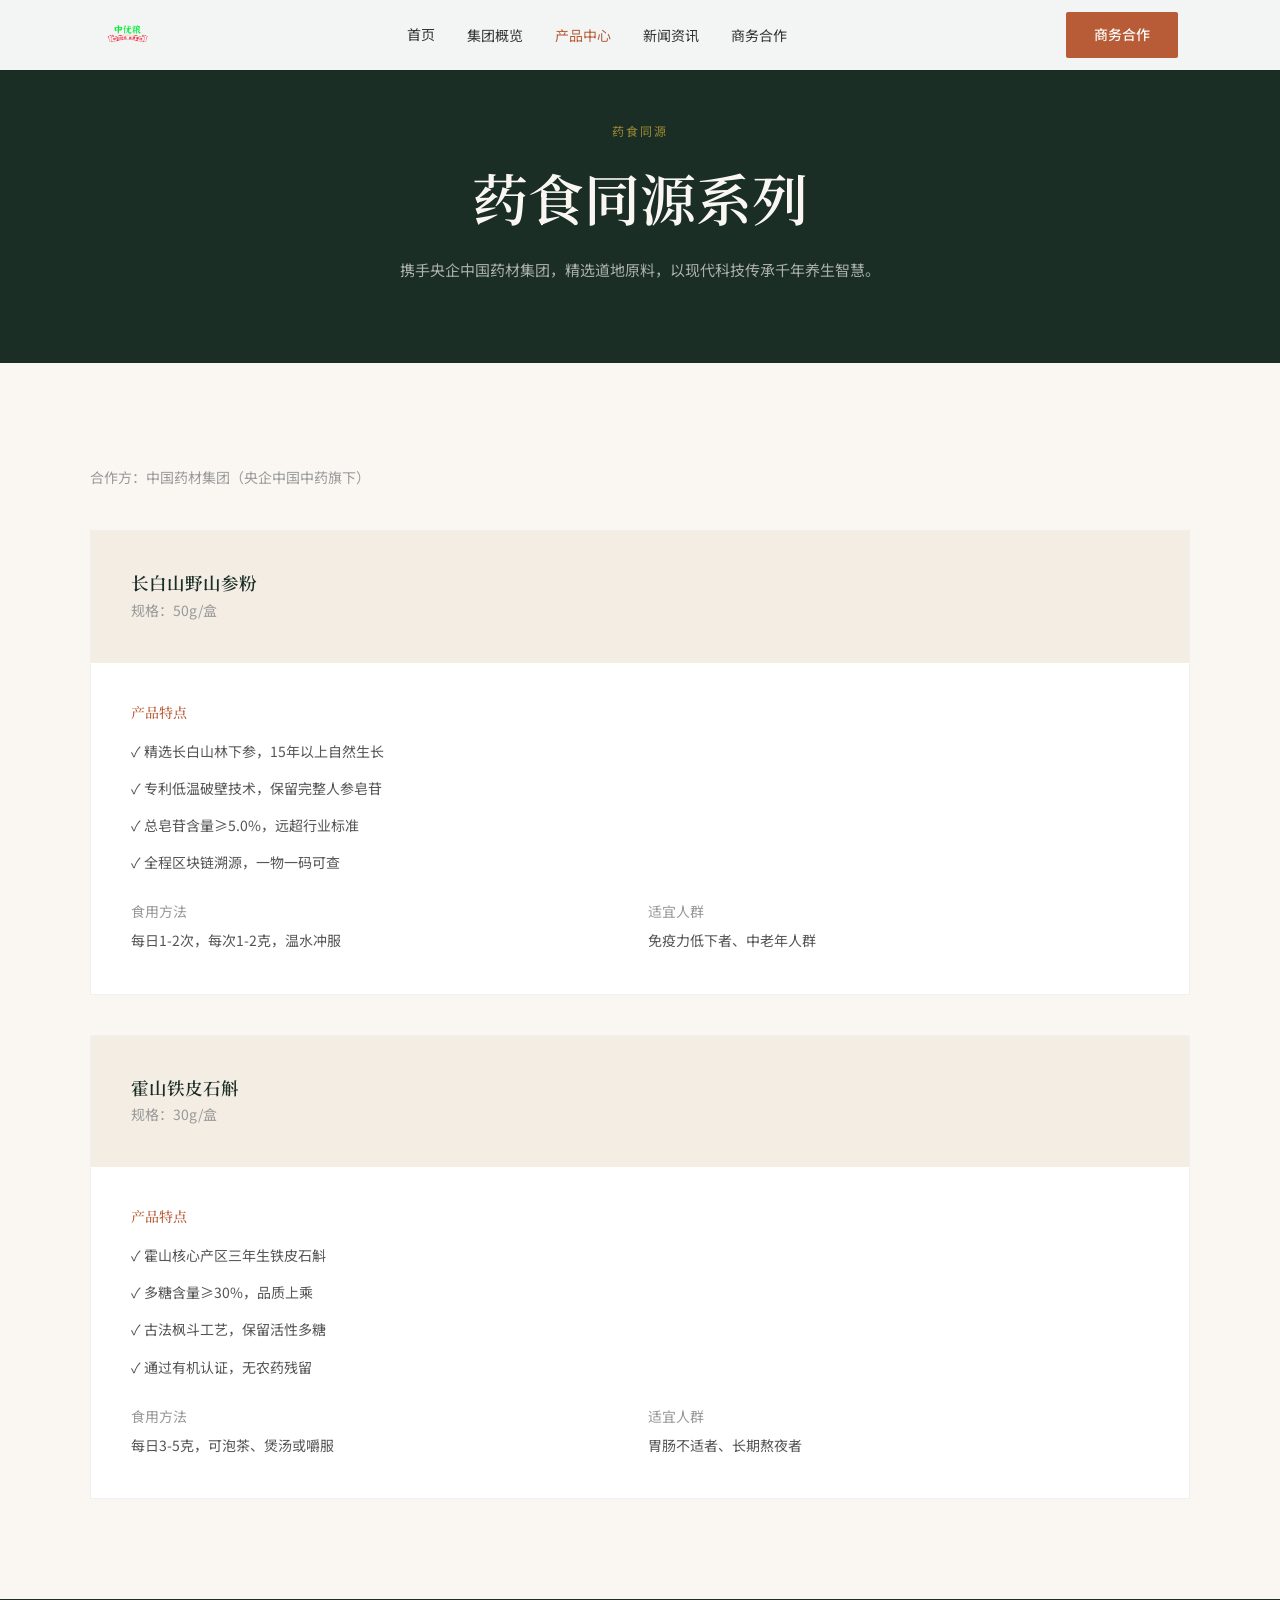
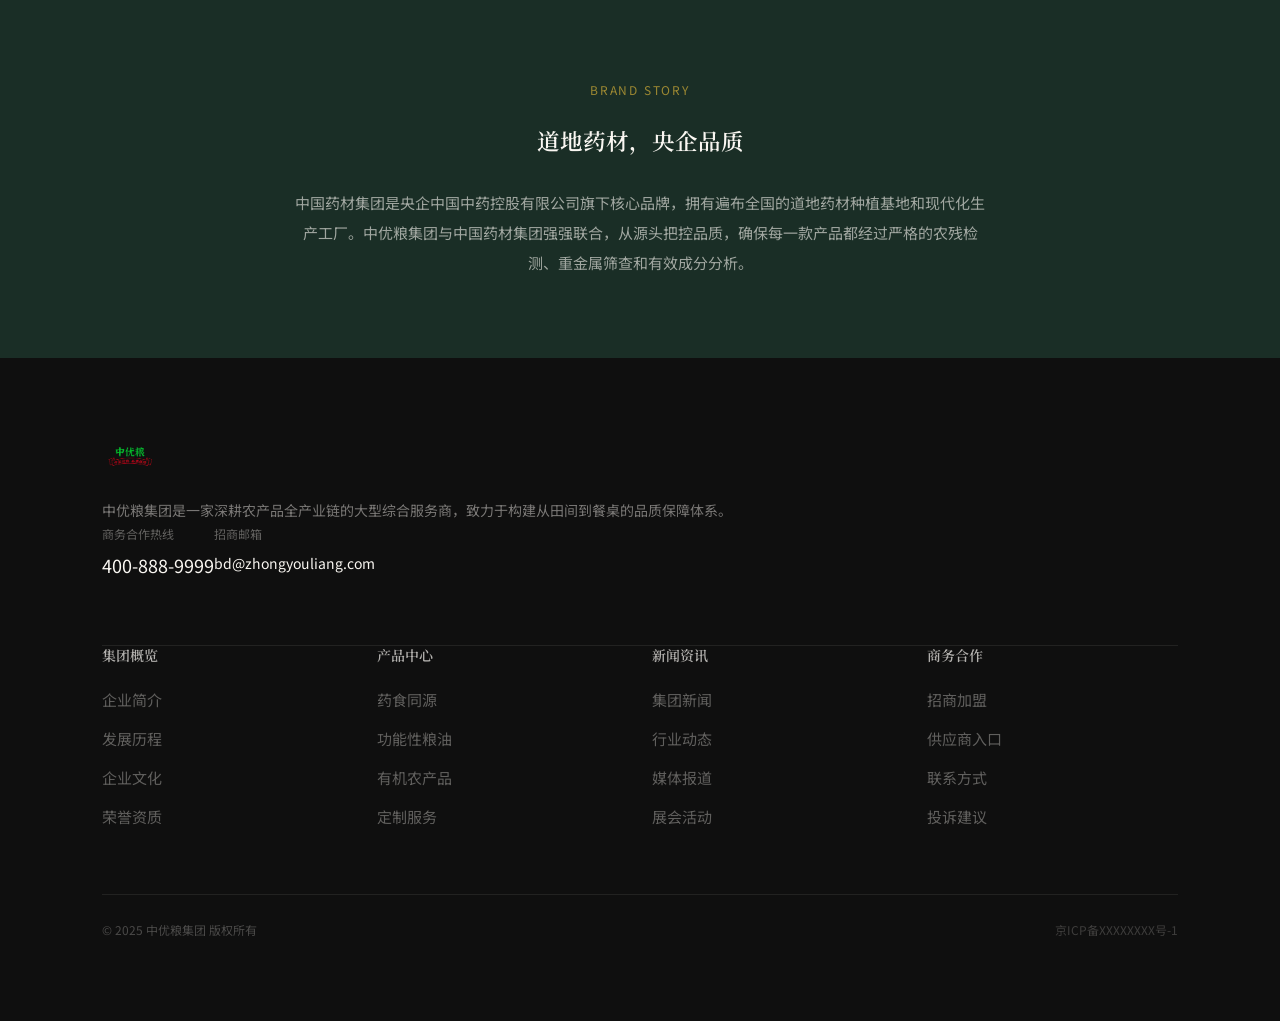
<file: products-medicine.html>
<!DOCTYPE html>
<html lang="zh-CN">
<head>
<meta charset="UTF-8">
<meta name="viewport" content="width=device-width, initial-scale=1.0">
<title>药食同源 - 中优粮集团</title>
<link rel="preconnect" href="https://fonts.googleapis.com">
<link rel="preconnect" href="https://fonts.gstatic.com" crossorigin>
<link href="https://fonts.googleapis.com/css2?family=Noto+Sans+SC:wght@400;500;600&family=Noto+Serif+SC:wght@400;600&display=swap" rel="stylesheet">
<link rel="stylesheet" href="./style.css">
<style>
.dropdown { position: relative; display: inline-block; }
.dropdown-content { display: none; position: absolute; top: 100%; left: 0; background: #fff; min-width: 180px; box-shadow: 0 4px 12px rgba(0,0,0,0.08); z-index: 100; padding: 8px 0; }
.dropdown-content a { display: block; padding: 10px 20px; font-size: 14px; color: #555; border-bottom: none !important; }
.dropdown-content a:hover { background: #F3EDE4; color: #B85C38; }
.dropdown:hover .dropdown-content { display: block; }
@media (max-width: 1024px) { .dropdown-content { position: static; box-shadow: none; display: none; } .dropdown-content.active { display: block; } }
</style>
</head>
<body>
<nav class="navbar scrolled">
  <div class="navbar-inner page-padding">
    <a href="index.html" class="nav-logo"><img src="./images/logo.png" alt="中优粮"></a>
    <div class="nav-links" id="navLinks">
      <a href="index.html">首页</a>
      <div class="dropdown">
        <a href="about.html">集团概览</a>
        <div class="dropdown-content">
          <a href="about.html">企业简介</a>
          <a href="history.html">发展历程</a>
          <a href="culture.html">企业文化</a>
          <a href="honors.html">荣誉资质</a>
        </div>
      </div>
      <div class="dropdown">
        <a href="products-medicine.html">产品中心</a>
        <div class="dropdown-content">
          <a href="products-medicine.html">药食同源</a>
          <a href="products-grain.html">功能性粮油</a>
          <a href="products-organic.html">有机农产品</a>
          <a href="products-custom.html">定制服务</a>
        </div>
      </div>
      <div class="dropdown">
        <a href="news.html">新闻资讯</a>
        <div class="dropdown-content">
          <a href="news.html">集团新闻</a>
          <a href="news.html">行业动态</a>
          <a href="news.html">媒体报道</a>
          <a href="news.html">展会活动</a>
        </div>
      </div>
      <div class="dropdown">
        <a href="cooperation.html">商务合作</a>
        <div class="dropdown-content">
          <a href="cooperation.html">招商加盟</a>
          <a href="supplier.html">供应商入口</a>
          <a href="contact.html">联系方式</a>
          <a href="feedback.html">投诉建议</a>
        </div>
      </div>
    </div>
    <a href="cooperation.html" class="btn-primary nav-btn" style="margin-left:24px;">商务合作</a>
    <button class="mobile-toggle" onclick="document.getElementById('navLinks').classList.toggle('active')">&#9776;</button>
  </div>
</nav>
<section style="background:#1A2E26;padding:120px 0 80px;text-align:center;">
  <div class="page-padding">
    <span style="color:rgba(212,175,55,0.7);font-size:12px;letter-spacing:0.15em;display:block;margin-bottom:16px;">药食同源</span>
    <h1 class="font-display" style="font-size:clamp(2rem,4.5vw,3.5rem);color:#FAF7F2;margin-bottom:20px;">药食同源系列</h1>
    <p style="color:rgba(250,247,242,0.65);max-width:600px;margin:0 auto;font-size:15px;">携手央企中国药材集团，精选道地原料，以现代科技传承千年养生智慧。</p>
  </div>
</section>
<section class="section bg-parchment page-padding">
  <div class="max-w-5xl mx-auto">
    <div class="mb-10"><span style="font-size:14px;color:#999;">合作方：中国药材集团（央企中国中药旗下）</span></div>
    <div style="display:flex;flex-direction:column;gap:40px;">
      <div class="bg-white" style="border:1px solid rgba(0,0,0,0.06);overflow:hidden;">
        <div style="display:flex;flex-direction:column;">
          <div class="bg-parchment-dark p-10" style="flex:1;"><h3 class="font-display text-2xl mb-2">长白山野山参粉</h3><span style="font-size:14px;color:#999;">规格：50g/盒</span></div>
          <div class="p-10" style="flex:2;">
            <h4 style="font-size:14px;font-weight:500;color:#B85C38;margin-bottom:16px;">产品特点</h4>
            <ul style="list-style:none;padding:0;margin:0 0 24px 0;display:flex;flex-direction:column;gap:12px;">
              <li style="font-size:14px;color:#555;">&#10003; 精选长白山林下参，15年以上自然生长</li>
              <li style="font-size:14px;color:#555;">&#10003; 专利低温破壁技术，保留完整人参皂苷</li>
              <li style="font-size:14px;color:#555;">&#10003; 总皂苷含量&ge;5.0%，远超行业标准</li>
              <li style="font-size:14px;color:#555;">&#10003; 全程区块链溯源，一物一码可查</li>
            </ul>
            <div class="grid-2" style="gap:16px;font-size:14px;">
              <div><span style="color:#999;display:block;margin-bottom:4px;">食用方法</span><span style="color:#555;">每日1-2次，每次1-2克，温水冲服</span></div>
              <div><span style="color:#999;display:block;margin-bottom:4px;">适宜人群</span><span style="color:#555;">免疫力低下者、中老年人群</span></div>
            </div>
          </div>
        </div>
      </div>
      <div class="bg-white" style="border:1px solid rgba(0,0,0,0.06);overflow:hidden;">
        <div style="display:flex;flex-direction:column;">
          <div class="bg-parchment-dark p-10" style="flex:1;"><h3 class="font-display text-2xl mb-2">霍山铁皮石斛</h3><span style="font-size:14px;color:#999;">规格：30g/盒</span></div>
          <div class="p-10" style="flex:2;">
            <h4 style="font-size:14px;font-weight:500;color:#B85C38;margin-bottom:16px;">产品特点</h4>
            <ul style="list-style:none;padding:0;margin:0 0 24px 0;display:flex;flex-direction:column;gap:12px;">
              <li style="font-size:14px;color:#555;">&#10003; 霍山核心产区三年生铁皮石斛</li>
              <li style="font-size:14px;color:#555;">&#10003; 多糖含量&ge;30%，品质上乘</li>
              <li style="font-size:14px;color:#555;">&#10003; 古法枫斗工艺，保留活性多糖</li>
              <li style="font-size:14px;color:#555;">&#10003; 通过有机认证，无农药残留</li>
            </ul>
            <div class="grid-2" style="gap:16px;font-size:14px;">
              <div><span style="color:#999;display:block;margin-bottom:4px;">食用方法</span><span style="color:#555;">每日3-5克，可泡茶、煲汤或嚼服</span></div>
              <div><span style="color:#999;display:block;margin-bottom:4px;">适宜人群</span><span style="color:#555;">胃肠不适者、长期熬夜者</span></div>
            </div>
          </div>
        </div>
      </div>
    </div>
  </div>
</section>

<section style="background:#1A2E26;padding:80px 0;">
  <div class="page-padding">
    <div class="max-w-4xl mx-auto text-center">
      <span style="color:rgba(212,175,55,0.7);font-size:12px;letter-spacing:0.15em;display:block;margin-bottom:24px;">BRAND STORY</span>
      <h2 class="font-display text-3xl mb-8" style="color:#FAF7F2;">道地药材，央企品质</h2>
      <p style="color:rgba(250,247,242,0.6);font-size:15px;line-height:2;max-width:700px;margin:0 auto;">
        中国药材集团是央企中国中药控股有限公司旗下核心品牌，拥有遍布全国的道地药材种植基地和现代化生产工厂。中优粮集团与中国药材集团强强联合，从源头把控品质，确保每一款产品都经过严格的农残检测、重金属筛查和有效成分分析。
      </p>
    </div>
  </div>
</section>
<footer class="footer">
  <div class="page-padding py-20">
    <div class="max-w-5xl mx-auto">
      <div class="flex flex-col lg:flex-row items-start justify-between gap-10 mb-16">
        <div class="max-w-sm">
          <img src="./images/logo.png" alt="中优粮" style="height:40px;margin-bottom:20px;opacity:0.8;">
          <p style="color:rgba(250,247,242,0.45);font-size:14px;line-height:1.8;">
            中优粮集团是一家深耕农产品全产业链的大型综合服务商，致力于构建从田间到餐桌的品质保障体系。
          </p>
        </div>
        <div class="flex gap-16">
          <div>
            <span style="color:rgba(250,247,242,0.35);font-size:12px;display:block;margin-bottom:4px;">商务合作热线</span>
            <span style="font-size:18px;">400-888-9999</span>
          </div>
          <div>
            <span style="color:rgba(250,247,242,0.35);font-size:12px;display:block;margin-bottom:4px;">招商邮箱</span>
            <span style="font-size:14px;">bd@zhongyouliang.com</span>
          </div>
        </div>
      </div>
      <div class="footer-divider mb-12"></div>
      <div class="grid-4 mb-16" style="gap:24px;">
        <div>
          <h4 style="color:rgba(250,247,242,0.7);font-size:14px;margin-bottom:20px;">集团概览</h4>
          <div style="display:flex;flex-direction:column;gap:12px;">
            <a href="about.html">企业简介</a>
            <a href="history.html">发展历程</a>
            <a href="culture.html">企业文化</a>
            <a href="honors.html">荣誉资质</a>
          </div>
        </div>
        <div>
          <h4 style="color:rgba(250,247,242,0.7);font-size:14px;margin-bottom:20px;">产品中心</h4>
          <div style="display:flex;flex-direction:column;gap:12px;">
            <a href="products-medicine.html">药食同源</a>
            <a href="products-grain.html">功能性粮油</a>
            <a href="products-organic.html">有机农产品</a>
            <a href="products-custom.html">定制服务</a>
          </div>
        </div>
        <div>
          <h4 style="color:rgba(250,247,242,0.7);font-size:14px;margin-bottom:20px;">新闻资讯</h4>
          <div style="display:flex;flex-direction:column;gap:12px;">
            <a href="news.html">集团新闻</a>
            <a href="news.html">行业动态</a>
            <a href="news.html">媒体报道</a>
            <a href="news.html">展会活动</a>
          </div>
        </div>
        <div>
          <h4 style="color:rgba(250,247,242,0.7);font-size:14px;margin-bottom:20px;">商务合作</h4>
          <div style="display:flex;flex-direction:column;gap:12px;">
            <a href="cooperation.html">招商加盟</a>
            <a href="supplier.html">供应商入口</a>
            <a href="contact.html">联系方式</a>
            <a href="feedback.html">投诉建议</a>
          </div>
        </div>
      </div>
      <div class="footer-divider mb-6"></div>
      <div style="display:flex;justify-content:space-between;align-items:center;">
        <p style="color:rgba(250,247,242,0.25);font-size:12px;">&copy; 2025 中优粮集团 版权所有</p>
        <p style="color:rgba(250,247,242,0.2);font-size:12px;">京ICP备XXXXXXXX号-1</p>
      </div>
    </div>
  </div>
</footer>
<script>
// Highlight current nav item
const currentPage = location.pathname.split('/').pop();
document.querySelectorAll('.nav-links > a, .dropdown > a').forEach(a => {
  if (a.getAttribute('href') === currentPage) a.style.color = '#B85C38';
});
</script>
</body>
</html>
</file>
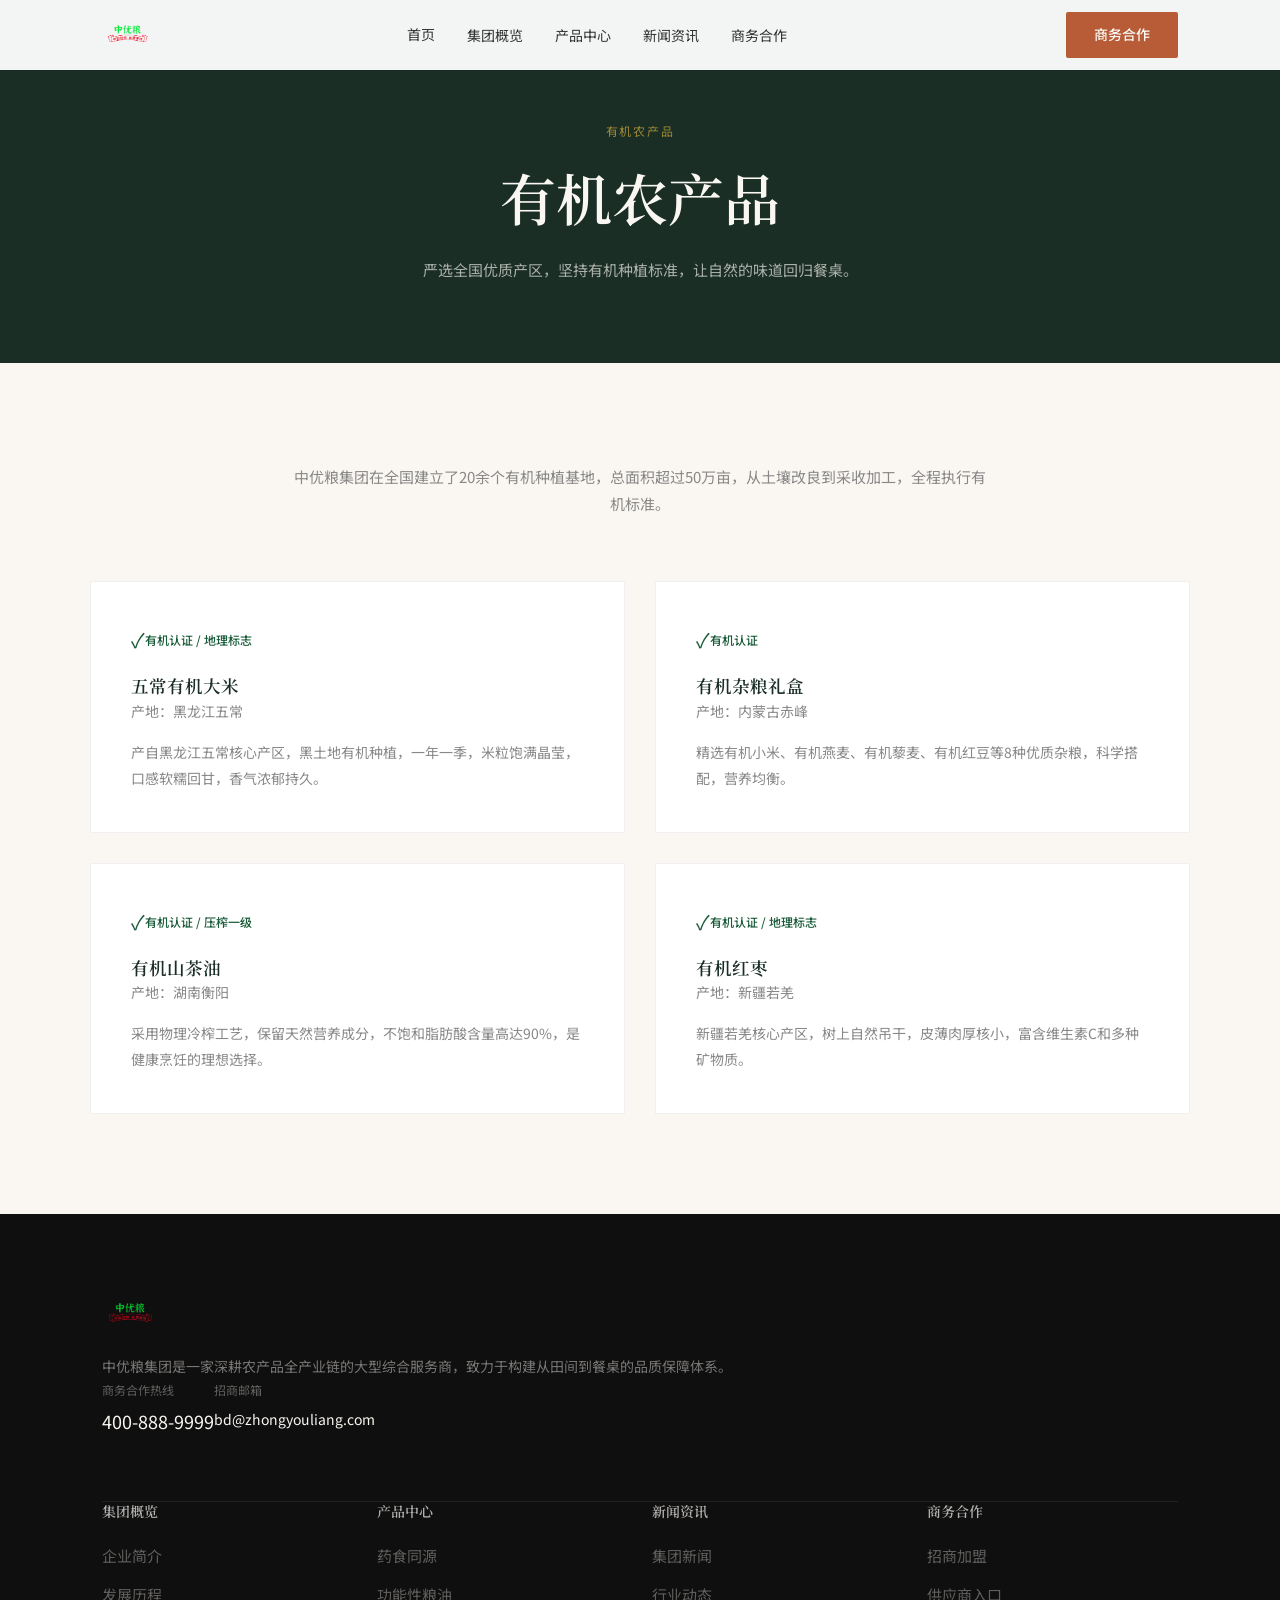
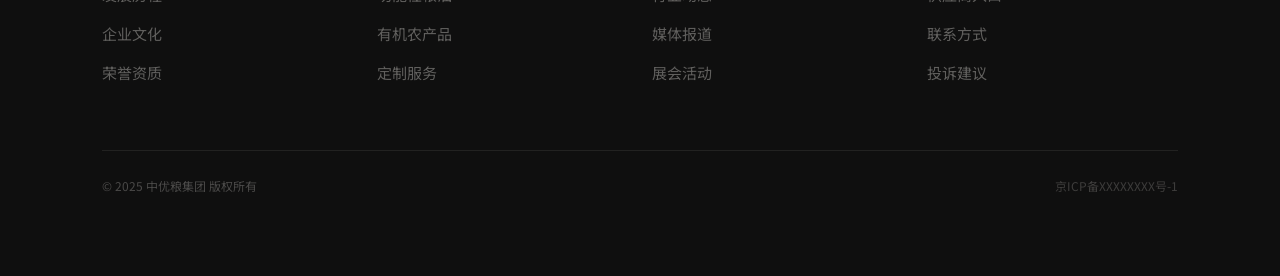
<file: products-organic.html>
<!DOCTYPE html>
<html lang="zh-CN">
<head>
<meta charset="UTF-8">
<meta name="viewport" content="width=device-width, initial-scale=1.0">
<title>有机农产品 - 中优粮集团</title>
<link rel="preconnect" href="https://fonts.googleapis.com">
<link rel="preconnect" href="https://fonts.gstatic.com" crossorigin>
<link href="https://fonts.googleapis.com/css2?family=Noto+Sans+SC:wght@400;500;600&family=Noto+Serif+SC:wght@400;600&display=swap" rel="stylesheet">
<link rel="stylesheet" href="./style.css">
<style>
.dropdown { position: relative; display: inline-block; }
.dropdown-content { display: none; position: absolute; top: 100%; left: 0; background: #fff; min-width: 180px; box-shadow: 0 4px 12px rgba(0,0,0,0.08); z-index: 100; padding: 8px 0; }
.dropdown-content a { display: block; padding: 10px 20px; font-size: 14px; color: #555; border-bottom: none !important; }
.dropdown-content a:hover { background: #F3EDE4; color: #B85C38; }
.dropdown:hover .dropdown-content { display: block; }
@media (max-width: 1024px) { .dropdown-content { position: static; box-shadow: none; display: none; } .dropdown-content.active { display: block; } }
</style>
</head>
<body>
<nav class="navbar scrolled">
  <div class="navbar-inner page-padding">
    <a href="index.html" class="nav-logo"><img src="./images/logo.png" alt="中优粮"></a>
    <div class="nav-links" id="navLinks">
      <a href="index.html">首页</a>
      <div class="dropdown">
        <a href="about.html">集团概览</a>
        <div class="dropdown-content">
          <a href="about.html">企业简介</a>
          <a href="history.html">发展历程</a>
          <a href="culture.html">企业文化</a>
          <a href="honors.html">荣誉资质</a>
        </div>
      </div>
      <div class="dropdown">
        <a href="products-medicine.html">产品中心</a>
        <div class="dropdown-content">
          <a href="products-medicine.html">药食同源</a>
          <a href="products-grain.html">功能性粮油</a>
          <a href="products-organic.html">有机农产品</a>
          <a href="products-custom.html">定制服务</a>
        </div>
      </div>
      <div class="dropdown">
        <a href="news.html">新闻资讯</a>
        <div class="dropdown-content">
          <a href="news.html">集团新闻</a>
          <a href="news.html">行业动态</a>
          <a href="news.html">媒体报道</a>
          <a href="news.html">展会活动</a>
        </div>
      </div>
      <div class="dropdown">
        <a href="cooperation.html">商务合作</a>
        <div class="dropdown-content">
          <a href="cooperation.html">招商加盟</a>
          <a href="supplier.html">供应商入口</a>
          <a href="contact.html">联系方式</a>
          <a href="feedback.html">投诉建议</a>
        </div>
      </div>
    </div>
    <a href="cooperation.html" class="btn-primary nav-btn" style="margin-left:24px;">商务合作</a>
    <button class="mobile-toggle" onclick="document.getElementById('navLinks').classList.toggle('active')">&#9776;</button>
  </div>
</nav>
<section style="background:#1A2E26;padding:120px 0 80px;text-align:center;">
  <div class="page-padding">
    <span style="color:rgba(212,175,55,0.7);font-size:12px;letter-spacing:0.15em;display:block;margin-bottom:16px;">有机农产品</span>
    <h1 class="font-display" style="font-size:clamp(2rem,4.5vw,3.5rem);color:#FAF7F2;margin-bottom:20px;">有机农产品</h1>
    <p style="color:rgba(250,247,242,0.65);max-width:600px;margin:0 auto;font-size:15px;">严选全国优质产区，坚持有机种植标准，让自然的味道回归餐桌。</p>
  </div>
</section>
<section class="section bg-parchment page-padding">
  <div class="max-w-5xl mx-auto">
    <div class="text-center mb-16">
      <p class="text-gray" style="font-size:15px;max-width:700px;margin:0 auto;">中优粮集团在全国建立了20余个有机种植基地，总面积超过50万亩，从土壤改良到采收加工，全程执行有机标准。</p>
    </div>
    <div class="grid-2">
      <div class="card">
        <div class="flex items-center gap-3 mb-4"><span style="color:#1A5C3A;font-size:20px;">&#10003;</span><span style="font-size:12px;color:#1A5C3A;font-weight:500;">有机认证 / 地理标志</span></div>
        <h3 class="font-display text-xl mb-2">五常有机大米</h3><span class="text-sm text-gray" style="display:block;margin-bottom:16px;">产地：黑龙江五常</span>
        <p class="text-gray text-sm leading-relaxed">产自黑龙江五常核心产区，黑土地有机种植，一年一季，米粒饱满晶莹，口感软糯回甘，香气浓郁持久。</p>
      </div>
      <div class="card">
        <div class="flex items-center gap-3 mb-4"><span style="color:#1A5C3A;font-size:20px;">&#10003;</span><span style="font-size:12px;color:#1A5C3A;font-weight:500;">有机认证</span></div>
        <h3 class="font-display text-xl mb-2">有机杂粮礼盒</h3><span class="text-sm text-gray" style="display:block;margin-bottom:16px;">产地：内蒙古赤峰</span>
        <p class="text-gray text-sm leading-relaxed">精选有机小米、有机燕麦、有机藜麦、有机红豆等8种优质杂粮，科学搭配，营养均衡。</p>
      </div>
      <div class="card">
        <div class="flex items-center gap-3 mb-4"><span style="color:#1A5C3A;font-size:20px;">&#10003;</span><span style="font-size:12px;color:#1A5C3A;font-weight:500;">有机认证 / 压榨一级</span></div>
        <h3 class="font-display text-xl mb-2">有机山茶油</h3><span class="text-sm text-gray" style="display:block;margin-bottom:16px;">产地：湖南衡阳</span>
        <p class="text-gray text-sm leading-relaxed">采用物理冷榨工艺，保留天然营养成分，不饱和脂肪酸含量高达90%，是健康烹饪的理想选择。</p>
      </div>
      <div class="card">
        <div class="flex items-center gap-3 mb-4"><span style="color:#1A5C3A;font-size:20px;">&#10003;</span><span style="font-size:12px;color:#1A5C3A;font-weight:500;">有机认证 / 地理标志</span></div>
        <h3 class="font-display text-xl mb-2">有机红枣</h3><span class="text-sm text-gray" style="display:block;margin-bottom:16px;">产地：新疆若羌</span>
        <p class="text-gray text-sm leading-relaxed">新疆若羌核心产区，树上自然吊干，皮薄肉厚核小，富含维生素C和多种矿物质。</p>
      </div>
    </div>
  </div>
</section>
<footer class="footer">
  <div class="page-padding py-20">
    <div class="max-w-5xl mx-auto">
      <div class="flex flex-col lg:flex-row items-start justify-between gap-10 mb-16">
        <div class="max-w-sm">
          <img src="./images/logo.png" alt="中优粮" style="height:40px;margin-bottom:20px;opacity:0.8;">
          <p style="color:rgba(250,247,242,0.45);font-size:14px;line-height:1.8;">
            中优粮集团是一家深耕农产品全产业链的大型综合服务商，致力于构建从田间到餐桌的品质保障体系。
          </p>
        </div>
        <div class="flex gap-16">
          <div>
            <span style="color:rgba(250,247,242,0.35);font-size:12px;display:block;margin-bottom:4px;">商务合作热线</span>
            <span style="font-size:18px;">400-888-9999</span>
          </div>
          <div>
            <span style="color:rgba(250,247,242,0.35);font-size:12px;display:block;margin-bottom:4px;">招商邮箱</span>
            <span style="font-size:14px;">bd@zhongyouliang.com</span>
          </div>
        </div>
      </div>
      <div class="footer-divider mb-12"></div>
      <div class="grid-4 mb-16" style="gap:24px;">
        <div>
          <h4 style="color:rgba(250,247,242,0.7);font-size:14px;margin-bottom:20px;">集团概览</h4>
          <div style="display:flex;flex-direction:column;gap:12px;">
            <a href="about.html">企业简介</a>
            <a href="history.html">发展历程</a>
            <a href="culture.html">企业文化</a>
            <a href="honors.html">荣誉资质</a>
          </div>
        </div>
        <div>
          <h4 style="color:rgba(250,247,242,0.7);font-size:14px;margin-bottom:20px;">产品中心</h4>
          <div style="display:flex;flex-direction:column;gap:12px;">
            <a href="products-medicine.html">药食同源</a>
            <a href="products-grain.html">功能性粮油</a>
            <a href="products-organic.html">有机农产品</a>
            <a href="products-custom.html">定制服务</a>
          </div>
        </div>
        <div>
          <h4 style="color:rgba(250,247,242,0.7);font-size:14px;margin-bottom:20px;">新闻资讯</h4>
          <div style="display:flex;flex-direction:column;gap:12px;">
            <a href="news.html">集团新闻</a>
            <a href="news.html">行业动态</a>
            <a href="news.html">媒体报道</a>
            <a href="news.html">展会活动</a>
          </div>
        </div>
        <div>
          <h4 style="color:rgba(250,247,242,0.7);font-size:14px;margin-bottom:20px;">商务合作</h4>
          <div style="display:flex;flex-direction:column;gap:12px;">
            <a href="cooperation.html">招商加盟</a>
            <a href="supplier.html">供应商入口</a>
            <a href="contact.html">联系方式</a>
            <a href="feedback.html">投诉建议</a>
          </div>
        </div>
      </div>
      <div class="footer-divider mb-6"></div>
      <div style="display:flex;justify-content:space-between;align-items:center;">
        <p style="color:rgba(250,247,242,0.25);font-size:12px;">&copy; 2025 中优粮集团 版权所有</p>
        <p style="color:rgba(250,247,242,0.2);font-size:12px;">京ICP备XXXXXXXX号-1</p>
      </div>
    </div>
  </div>
</footer>
<script>
// Highlight current nav item
const currentPage = location.pathname.split('/').pop();
document.querySelectorAll('.nav-links > a, .dropdown > a').forEach(a => {
  if (a.getAttribute('href') === currentPage) a.style.color = '#B85C38';
});
</script>
</body>
</html>
</file>
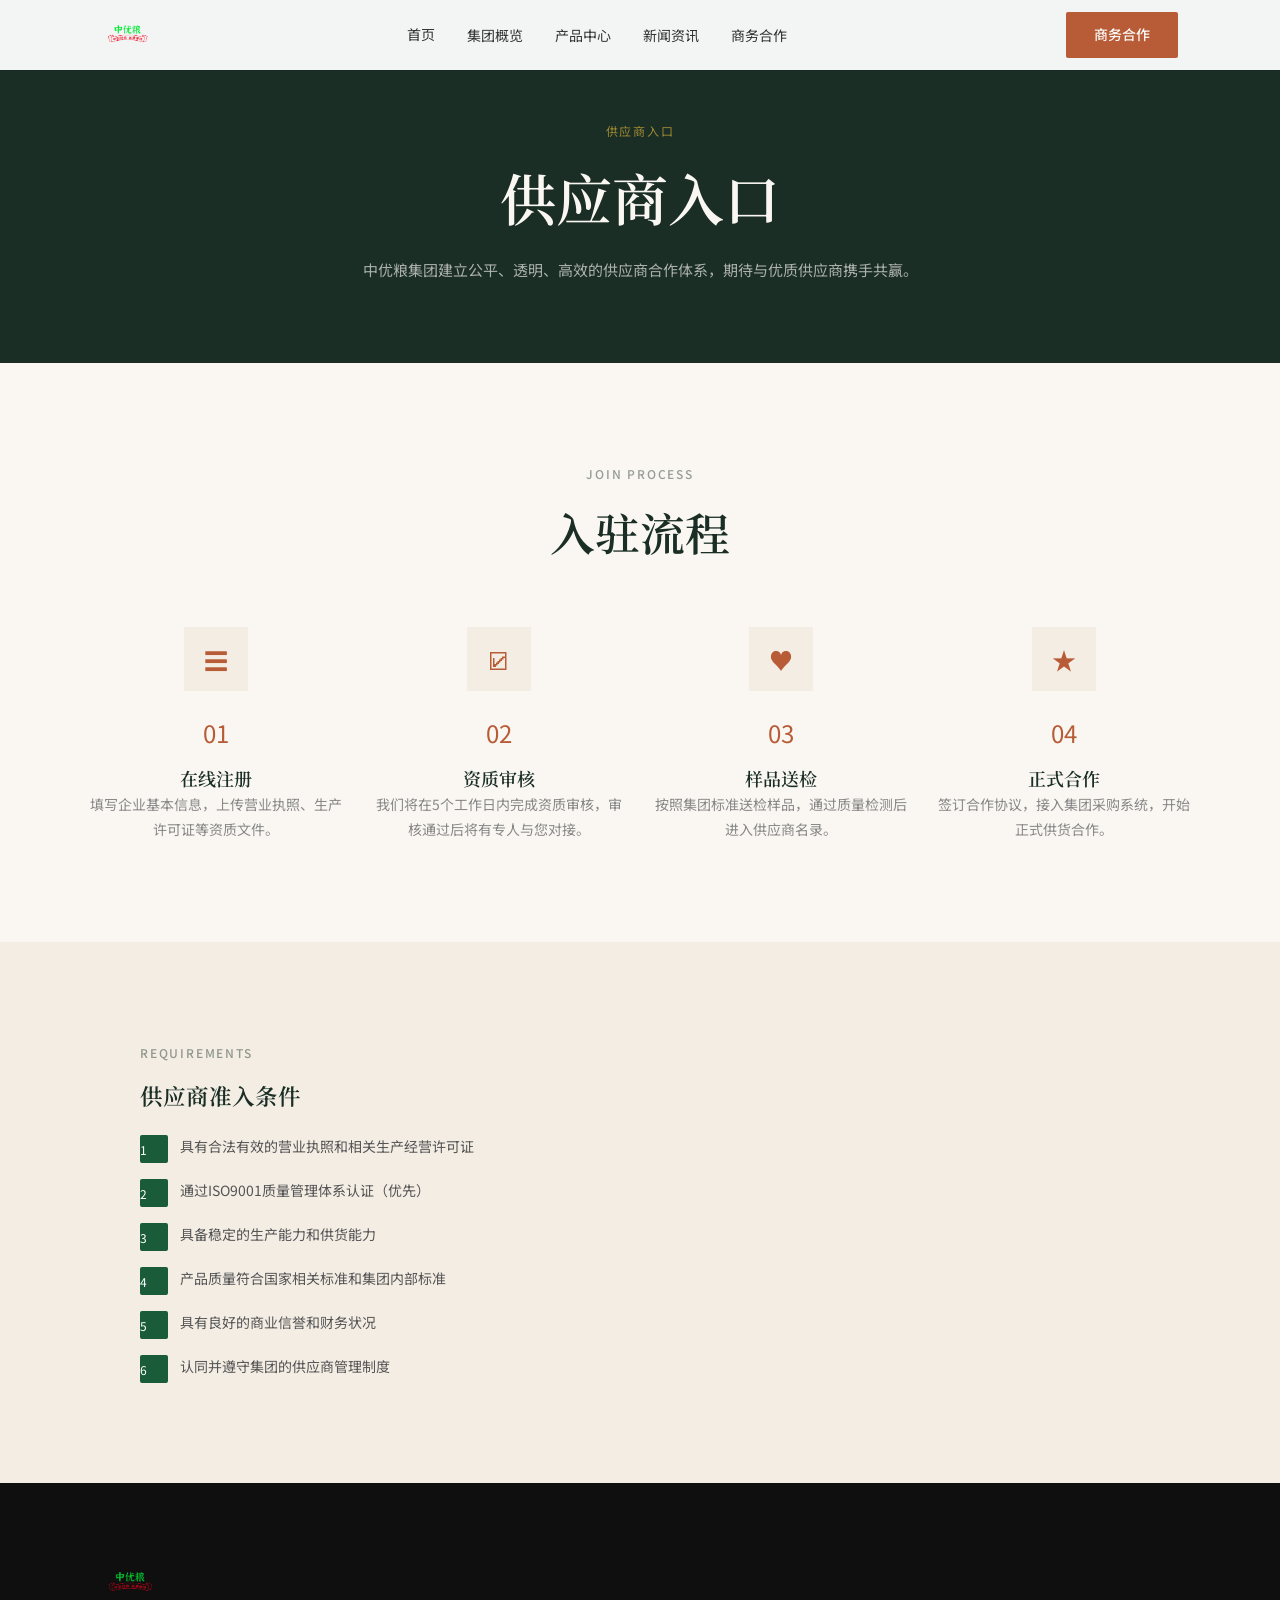
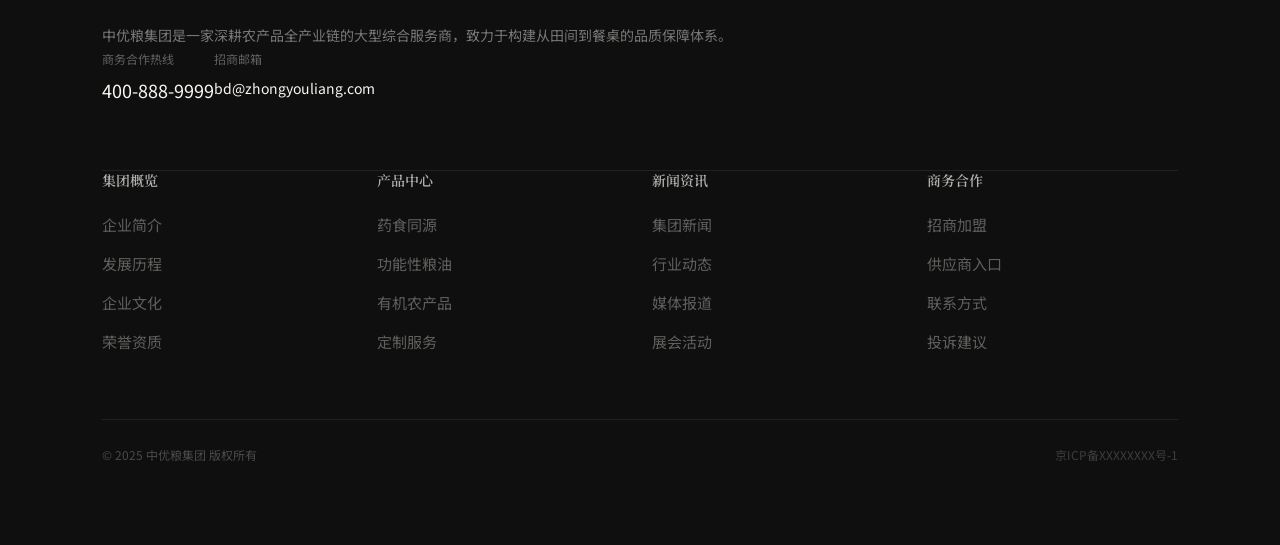
<file: supplier.html>
<!DOCTYPE html>
<html lang="zh-CN">
<head>
<meta charset="UTF-8">
<meta name="viewport" content="width=device-width, initial-scale=1.0">
<title>供应商入口 - 中优粮集团</title>
<link rel="preconnect" href="https://fonts.googleapis.com">
<link rel="preconnect" href="https://fonts.gstatic.com" crossorigin>
<link href="https://fonts.googleapis.com/css2?family=Noto+Sans+SC:wght@400;500;600&family=Noto+Serif+SC:wght@400;600&display=swap" rel="stylesheet">
<link rel="stylesheet" href="./style.css">
<style>
.dropdown { position: relative; display: inline-block; }
.dropdown-content { display: none; position: absolute; top: 100%; left: 0; background: #fff; min-width: 180px; box-shadow: 0 4px 12px rgba(0,0,0,0.08); z-index: 100; padding: 8px 0; }
.dropdown-content a { display: block; padding: 10px 20px; font-size: 14px; color: #555; border-bottom: none !important; }
.dropdown-content a:hover { background: #F3EDE4; color: #B85C38; }
.dropdown:hover .dropdown-content { display: block; }
@media (max-width: 1024px) { .dropdown-content { position: static; box-shadow: none; display: none; } .dropdown-content.active { display: block; } }
</style>
</head>
<body>
<nav class="navbar scrolled">
  <div class="navbar-inner page-padding">
    <a href="index.html" class="nav-logo"><img src="./images/logo.png" alt="中优粮"></a>
    <div class="nav-links" id="navLinks">
      <a href="index.html">首页</a>
      <div class="dropdown">
        <a href="about.html">集团概览</a>
        <div class="dropdown-content">
          <a href="about.html">企业简介</a>
          <a href="history.html">发展历程</a>
          <a href="culture.html">企业文化</a>
          <a href="honors.html">荣誉资质</a>
        </div>
      </div>
      <div class="dropdown">
        <a href="products-medicine.html">产品中心</a>
        <div class="dropdown-content">
          <a href="products-medicine.html">药食同源</a>
          <a href="products-grain.html">功能性粮油</a>
          <a href="products-organic.html">有机农产品</a>
          <a href="products-custom.html">定制服务</a>
        </div>
      </div>
      <div class="dropdown">
        <a href="news.html">新闻资讯</a>
        <div class="dropdown-content">
          <a href="news.html">集团新闻</a>
          <a href="news.html">行业动态</a>
          <a href="news.html">媒体报道</a>
          <a href="news.html">展会活动</a>
        </div>
      </div>
      <div class="dropdown">
        <a href="cooperation.html">商务合作</a>
        <div class="dropdown-content">
          <a href="cooperation.html">招商加盟</a>
          <a href="supplier.html">供应商入口</a>
          <a href="contact.html">联系方式</a>
          <a href="feedback.html">投诉建议</a>
        </div>
      </div>
    </div>
    <a href="cooperation.html" class="btn-primary nav-btn" style="margin-left:24px;">商务合作</a>
    <button class="mobile-toggle" onclick="document.getElementById('navLinks').classList.toggle('active')">&#9776;</button>
  </div>
</nav>
<section style="background:#1A2E26;padding:120px 0 80px;text-align:center;">
  <div class="page-padding">
    <span style="color:rgba(212,175,55,0.7);font-size:12px;letter-spacing:0.15em;display:block;margin-bottom:16px;">供应商入口</span>
    <h1 class="font-display" style="font-size:clamp(2rem,4.5vw,3.5rem);color:#FAF7F2;margin-bottom:20px;">供应商入口</h1>
    <p style="color:rgba(250,247,242,0.65);max-width:600px;margin:0 auto;font-size:15px;">中优粮集团建立公平、透明、高效的供应商合作体系，期待与优质供应商携手共赢。</p>
  </div>
</section>
<section class="section bg-parchment page-padding">
  <div class="max-w-5xl mx-auto">
    <div class="text-center mb-16">
      <span class="section-label">Join Process</span>
      <h2 class="section-title">入驻流程</h2>
    </div>
    <div class="grid-4">
      <div class="text-center">
        <div style="width:64px;height:64px;background:#F3EDE4;display:flex;align-items:center;justify-content:center;margin:0 auto 20px;color:#B85C38;font-size:24px;">&#9776;</div>
        <span style="font-size:24px;color:#B85C38;display:block;margin-bottom:12px;">01</span>
        <h3 class="font-display text-lg mb-2">在线注册</h3>
        <p class="text-sm text-gray">填写企业基本信息，上传营业执照、生产许可证等资质文件。</p>
      </div>
      <div class="text-center">
        <div style="width:64px;height:64px;background:#F3EDE4;display:flex;align-items:center;justify-content:center;margin:0 auto 20px;color:#B85C38;font-size:24px;">&#9745;</div>
        <span style="font-size:24px;color:#B85C38;display:block;margin-bottom:12px;">02</span>
        <h3 class="font-display text-lg mb-2">资质审核</h3>
        <p class="text-sm text-gray">我们将在5个工作日内完成资质审核，审核通过后将有专人与您对接。</p>
      </div>
      <div class="text-center">
        <div style="width:64px;height:64px;background:#F3EDE4;display:flex;align-items:center;justify-content:center;margin:0 auto 20px;color:#B85C38;font-size:24px;">&#9829;</div>
        <span style="font-size:24px;color:#B85C38;display:block;margin-bottom:12px;">03</span>
        <h3 class="font-display text-lg mb-2">样品送检</h3>
        <p class="text-sm text-gray">按照集团标准送检样品，通过质量检测后进入供应商名录。</p>
      </div>
      <div class="text-center">
        <div style="width:64px;height:64px;background:#F3EDE4;display:flex;align-items:center;justify-content:center;margin:0 auto 20px;color:#B85C38;font-size:24px;">&#9733;</div>
        <span style="font-size:24px;color:#B85C38;display:block;margin-bottom:12px;">04</span>
        <h3 class="font-display text-lg mb-2">正式合作</h3>
        <p class="text-sm text-gray">签订合作协议，接入集团采购系统，开始正式供货合作。</p>
      </div>
    </div>
  </div>
</section>

<section class="section bg-parchment-dark page-padding">
  <div class="max-w-4xl mx-auto">
    <div style="display:flex;flex-direction:column;gap:64px;">
      <div>
        <span class="section-label">Requirements</span>
        <h2 class="font-display text-2xl mb-6">供应商准入条件</h2>
        <div style="display:flex;flex-direction:column;gap:16px;">
          <div style="display:flex;align-items:start;gap:12px;font-size:14px;color:#555;line-height:1.6;"><span style="width:28px;height:28px;background:#1A5C3A;color:#fff;font-size:12px;display:flex;align-items:center;justify-center;flex-shrink:0;border-radius:2px;">1</span>具有合法有效的营业执照和相关生产经营许可证</div>
          <div style="display:flex;align-items:start;gap:12px;font-size:14px;color:#555;line-height:1.6;"><span style="width:28px;height:28px;background:#1A5C3A;color:#fff;font-size:12px;display:flex;align-items:center;justify-center;flex-shrink:0;border-radius:2px;">2</span>通过ISO9001质量管理体系认证（优先）</div>
          <div style="display:flex;align-items:start;gap:12px;font-size:14px;color:#555;line-height:1.6;"><span style="width:28px;height:28px;background:#1A5C3A;color:#fff;font-size:12px;display:flex;align-items:center;justify-center;flex-shrink:0;border-radius:2px;">3</span>具备稳定的生产能力和供货能力</div>
          <div style="display:flex;align-items:start;gap:12px;font-size:14px;color:#555;line-height:1.6;"><span style="width:28px;height:28px;background:#1A5C3A;color:#fff;font-size:12px;display:flex;align-items:center;justify-center;flex-shrink:0;border-radius:2px;">4</span>产品质量符合国家相关标准和集团内部标准</div>
          <div style="display:flex;align-items:start;gap:12px;font-size:14px;color:#555;line-height:1.6;"><span style="width:28px;height:28px;background:#1A5C3A;color:#fff;font-size:12px;display:flex;align-items:center;justify-center;flex-shrink:0;border-radius:2px;">5</span>具有良好的商业信誉和财务状况</div>
          <div style="display:flex;align-items:start;gap:12px;font-size:14px;color:#555;line-height:1.6;"><span style="width:28px;height:28px;background:#1A5C3A;color:#fff;font-size:12px;display:flex;align-items:center;justify-center;flex-shrink:0;border-radius:2px;">6</span>认同并遵守集团的供应商管理制度</div>
        </div>
      </div>
    </div>
  </div>
</section>
<footer class="footer">
  <div class="page-padding py-20">
    <div class="max-w-5xl mx-auto">
      <div class="flex flex-col lg:flex-row items-start justify-between gap-10 mb-16">
        <div class="max-w-sm">
          <img src="./images/logo.png" alt="中优粮" style="height:40px;margin-bottom:20px;opacity:0.8;">
          <p style="color:rgba(250,247,242,0.45);font-size:14px;line-height:1.8;">
            中优粮集团是一家深耕农产品全产业链的大型综合服务商，致力于构建从田间到餐桌的品质保障体系。
          </p>
        </div>
        <div class="flex gap-16">
          <div>
            <span style="color:rgba(250,247,242,0.35);font-size:12px;display:block;margin-bottom:4px;">商务合作热线</span>
            <span style="font-size:18px;">400-888-9999</span>
          </div>
          <div>
            <span style="color:rgba(250,247,242,0.35);font-size:12px;display:block;margin-bottom:4px;">招商邮箱</span>
            <span style="font-size:14px;">bd@zhongyouliang.com</span>
          </div>
        </div>
      </div>
      <div class="footer-divider mb-12"></div>
      <div class="grid-4 mb-16" style="gap:24px;">
        <div>
          <h4 style="color:rgba(250,247,242,0.7);font-size:14px;margin-bottom:20px;">集团概览</h4>
          <div style="display:flex;flex-direction:column;gap:12px;">
            <a href="about.html">企业简介</a>
            <a href="history.html">发展历程</a>
            <a href="culture.html">企业文化</a>
            <a href="honors.html">荣誉资质</a>
          </div>
        </div>
        <div>
          <h4 style="color:rgba(250,247,242,0.7);font-size:14px;margin-bottom:20px;">产品中心</h4>
          <div style="display:flex;flex-direction:column;gap:12px;">
            <a href="products-medicine.html">药食同源</a>
            <a href="products-grain.html">功能性粮油</a>
            <a href="products-organic.html">有机农产品</a>
            <a href="products-custom.html">定制服务</a>
          </div>
        </div>
        <div>
          <h4 style="color:rgba(250,247,242,0.7);font-size:14px;margin-bottom:20px;">新闻资讯</h4>
          <div style="display:flex;flex-direction:column;gap:12px;">
            <a href="news.html">集团新闻</a>
            <a href="news.html">行业动态</a>
            <a href="news.html">媒体报道</a>
            <a href="news.html">展会活动</a>
          </div>
        </div>
        <div>
          <h4 style="color:rgba(250,247,242,0.7);font-size:14px;margin-bottom:20px;">商务合作</h4>
          <div style="display:flex;flex-direction:column;gap:12px;">
            <a href="cooperation.html">招商加盟</a>
            <a href="supplier.html">供应商入口</a>
            <a href="contact.html">联系方式</a>
            <a href="feedback.html">投诉建议</a>
          </div>
        </div>
      </div>
      <div class="footer-divider mb-6"></div>
      <div style="display:flex;justify-content:space-between;align-items:center;">
        <p style="color:rgba(250,247,242,0.25);font-size:12px;">&copy; 2025 中优粮集团 版权所有</p>
        <p style="color:rgba(250,247,242,0.2);font-size:12px;">京ICP备XXXXXXXX号-1</p>
      </div>
    </div>
  </div>
</footer>
<script>
// Highlight current nav item
const currentPage = location.pathname.split('/').pop();
document.querySelectorAll('.nav-links > a, .dropdown > a').forEach(a => {
  if (a.getAttribute('href') === currentPage) a.style.color = '#B85C38';
});
</script>
</body>
</html>
</file>
<file: style.css>
/* === Reset & Base === */
* { margin: 0; padding: 0; box-sizing: border-box; }
html { scroll-behavior: smooth; }
body {
  font-family: "Noto Sans SC", "PingFang SC", "Microsoft YaHei", sans-serif;
  font-size: 15px; line-height: 1.8; color: #333; background: #FAF7F2;
}
h1, h2, h3, h4 {
  font-family: "Noto Serif SC", "SimSun", serif;
  font-weight: 600; color: #1A2E26; line-height: 1.4;
}
a { text-decoration: none; color: inherit; }
img { max-width: 100%; display: block; }

/* === Layout === */
.page-padding { padding-left: 8vw; padding-right: 8vw; }
@media (max-width: 768px) { .page-padding { padding-left: 5vw; padding-right: 5vw; } }

/* === Nav === */
.navbar {
  position: fixed; top: 0; left: 0; width: 100%; z-index: 50;
  height: 70px; background: transparent; transition: all 0.3s;
}
.navbar.scrolled { background: rgba(255,255,255,0.95); box-shadow: 0 1px 0 rgba(0,0,0,0.06); }
.navbar-inner { height: 100%; display: flex; align-items: center; justify-content: space-between; }
.nav-logo img { height: 36px; }
.nav-links { display: flex; align-items: center; gap: 32px; }
.nav-links a { font-size: 14px; color: #333; position: relative; }
.nav-links a:hover { color: #B85C38; }
.nav-links a::after {
  content: ''; position: absolute; bottom: -4px; left: 0; width: 100%; height: 2px;
  background: #B85C38; transform: scaleX(0); transform-origin: left; transition: transform 0.25s;
}
.nav-links a:hover::after { transform: scaleX(1); }
.btn-primary {
  background: #B85C38; color: #FAF7F2; border-radius: 2px; padding: 10px 28px;
  font-size: 14px; font-weight: 500; display: inline-block;
}
.btn-primary:hover { background: #1A2E26; }
.mobile-toggle { display: none; font-size: 20px; background: none; border: none; cursor: pointer; }
@media (max-width: 1024px) {
  .nav-links { display: none; position: absolute; top: 70px; left: 0; right: 0; background: #fff; flex-direction: column; padding: 20px 5vw; gap: 0; box-shadow: 0 4px 12px rgba(0,0,0,0.08); }
  .nav-links.active { display: flex; }
  .nav-links a { padding: 12px 0; border-bottom: 1px solid rgba(0,0,0,0.04); width: 100%; }
  .mobile-toggle { display: block; }
  .btn-primary.nav-btn { display: none; }
}

/* === Footer === */
.footer { background: #0F0F0F; color: #FAF7F2; }
.footer a { color: rgba(250,247,242,0.35); transition: color 0.2s; }
.footer a:hover { color: #fff; }
.footer-divider { height: 1px; background: rgba(250,247,242,0.08); }

/* === Hero === */
.hero {
  position: relative; height: 100vh; display: flex; align-items: center; justify-content: center;
  text-align: center; color: #fff;
}
.hero-bg { position: absolute; inset: 0; background-size: cover; background-position: center; }
.hero-overlay { position: absolute; inset: 0; background: rgba(26,46,38,0.45); }
.hero-content { position: relative; z-index: 2; }
.hero h1 { font-size: clamp(2.5rem, 6vw, 5rem); color: #fff; margin-bottom: 20px; }
.hero p { font-size: 16px; color: rgba(255,255,255,0.75); max-width: 600px; margin: 0 auto 30px; }

/* === Sections === */
.section { padding: 100px 0; }
@media (max-width: 768px) { .section { padding: 60px 0; } }
.section-label { font-size: 12px; letter-spacing: 0.15em; color: rgba(26,46,38,0.45); font-weight: 500; text-transform: uppercase; display: block; margin-bottom: 16px; }
.section-title { font-size: clamp(1.8rem, 3.5vw, 2.8rem); margin-bottom: 20px; }
.section-subtitle { color: #666; max-width: 600px; margin: 0 auto; }

/* === Cards === */
.card { background: #fff; border: 1px solid rgba(0,0,0,0.06); padding: 40px; }
.card:hover { box-shadow: 0 4px 20px rgba(0,0,0,0.06); }

/* === Forms === */
input, select, textarea {
  width: 100%; padding: 12px 16px; border: 1px solid rgba(0,0,0,0.1);
  font-size: 14px; font-family: inherit;
}
input:focus, select:focus, textarea:focus { outline: none; border-color: #B85C38; }
textarea { resize: vertical; }

/* === Timeline === */
.timeline { position: relative; padding-left: 30px; }
.timeline::before { content: ''; position: absolute; left: 7px; top: 0; bottom: 0; width: 2px; background: rgba(0,0,0,0.08); }
.timeline-item { position: relative; margin-bottom: 40px; }
.timeline-dot { position: absolute; left: -30px; top: 4px; width: 16px; height: 16px; background: #B85C38; border-radius: 50%; border: 4px solid #fff; }

/* === Utilities === */
.grid-2 { display: grid; grid-template-columns: repeat(2, 1fr); gap: 30px; }
.grid-3 { display: grid; grid-template-columns: repeat(3, 1fr); gap: 30px; }
.grid-4 { display: grid; grid-template-columns: repeat(4, 1fr); gap: 30px; }
@media (max-width: 768px) { .grid-2, .grid-3, .grid-4 { grid-template-columns: 1fr; } }
.flex { display: flex; }
.flex-col { flex-direction: column; }
.items-center { align-items: center; }
.justify-between { justify-content: space-between; }
.gap-4 { gap: 16px; }
.gap-8 { gap: 32px; }
.gap-12 { gap: 48px; }
.mb-4 { margin-bottom: 16px; }
.mb-6 { margin-bottom: 24px; }
.mb-8 { margin-bottom: 32px; }
.mb-10 { margin-bottom: 40px; }
.mb-16 { margin-bottom: 64px; }
.mt-8 { margin-top: 32px; }
.mt-12 { margin-top: 48px; }
.text-center { text-align: center; }
.text-sm { font-size: 14px; }
.text-xs { font-size: 12px; }
.text-lg { font-size: 18px; }
.text-white { color: #fff; }
.text-gold { color: #D4AF37; }
.text-ochre { color: #B85C38; }
.text-gray { color: #888; }
.text-dark { color: #1A2E26; }
.bg-white { background: #fff; }
.bg-parchment { background: #FAF7F2; }
.bg-parchment-dark { background: #F3EDE4; }
.bg-dark { background: #1A2E26; }
.bg-black { background: #0F0F0F; }
.p-8 { padding: 32px; }
.p-10 { padding: 40px; }
.py-4 { padding-top: 16px; padding-bottom: 16px; }
.py-6 { padding-top: 24px; padding-bottom: 24px; }
.py-20 { padding-top: 80px; padding-bottom: 80px; }
.px-3 { padding-left: 12px; padding-right: 12px; }
.py-1 { padding-top: 4px; padding-bottom: 4px; }
.rounded-sm { border-radius: 2px; }
.border-b { border-bottom: 1px solid rgba(0,0,0,0.06); }
.last-border-0:last-child { border-bottom: none; }
.w-full { width: 100%; }
.max-w-2xl { max-width: 700px; margin-left: auto; margin-right: auto; }
.max-w-3xl { max-width: 850px; margin-left: auto; margin-right: auto; }
.max-w-4xl { max-width: 1000px; margin-left: auto; margin-right: auto; }
.max-w-5xl { max-width: 1100px; margin-left: auto; margin-right: auto; }
.mx-auto { margin-left: auto; margin-right: auto; }
.leading-relaxed { line-height: 1.85; }
.leading-loose { line-height: 2; }
.font-display { font-family: "Noto Serif SC", "SimSun", serif; }
.font-semibold { font-weight: 600; }
.font-medium { font-weight: 500; }
.tracking-wide { letter-spacing: 0.05em; }
.inline-block { display: inline-block; }
.hidden { display: none; }
@media (min-width: 769px) { .md-flex { display: flex; } .md-grid-2 { grid-template-columns: repeat(2, 1fr); } .md-grid-3 { grid-template-columns: repeat(3, 1fr); } .md-grid-4 { grid-template-columns: repeat(4, 1fr); } }
@media (max-width: 768px) { .hidden-sm { display: none; } }
</file>
